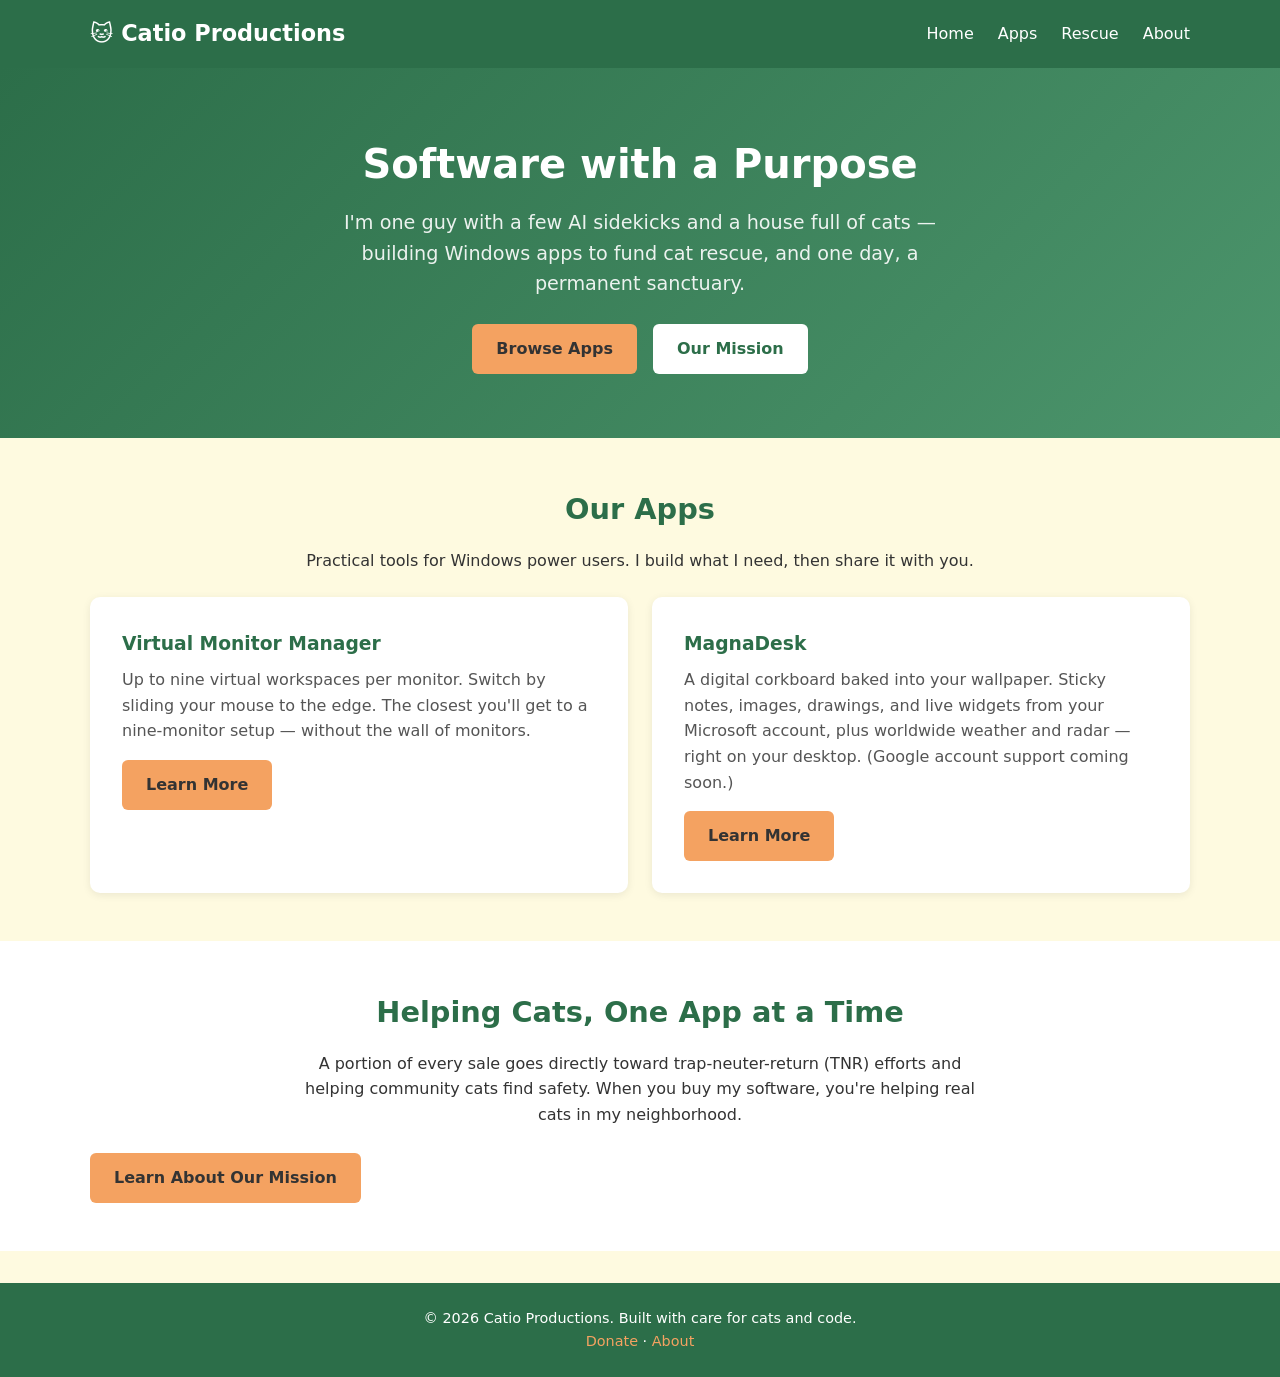
<file: index.html>
<!DOCTYPE html>
<html lang="en">
<head>
  <meta charset="UTF-8">
  <meta name="viewport" content="width=device-width, initial-scale=1.0">
  <title>Catio Productions — Windows Apps &amp; Cat Rescue</title>
  <link rel="stylesheet" href="css/style.css">
</head>
<body>

  <header class="site-header">
    <div class="container">
      <a href="/" class="logo">🐱 Catio Productions</a>
      <button class="nav-toggle" aria-label="Toggle navigation" onclick="document.querySelector('.site-nav').classList.toggle('open')">☰</button>
      <nav class="site-nav">
        <ul>
          <li><a href="/">Home</a></li>
          <li><a href="/apps/">Apps</a></li>
          <li><a href="/rescue/">Rescue</a></li>
          <li><a href="/about.html">About</a></li>
        </ul>
      </nav>
    </div>
  </header>

  <main>
    <section class="hero">
      <h1>Software with a Purpose</h1>
      <p>I'm one guy with a few AI sidekicks and a house full of cats — building Windows apps to fund cat rescue, and one day, a permanent sanctuary.</p>
      <div class="hero-buttons">
        <a href="/apps/" class="btn btn-primary">Browse Apps</a>
        <a href="/rescue/" class="btn btn-secondary">Our Mission</a>
      </div>
    </section>

    <section class="section">
      <div class="container">
        <h2>Our Apps</h2>
        <p>Practical tools for Windows power users. I build what I need, then share it with you.</p>
        <div class="card-grid">
          <div class="card">
            <h3>Virtual Monitor Manager</h3>
            <p>Up to nine virtual workspaces per monitor. Switch by sliding your mouse to the edge. The closest you'll get to a nine-monitor setup — without the wall of monitors.</p>
            <a href="/apps/virtual-monitor-manager.html" class="btn btn-primary">Learn More</a>
          </div>
          <div class="card">
            <h3>MagnaDesk</h3>
            <p>A digital corkboard baked into your wallpaper. Sticky notes, images, drawings, and live widgets from your Microsoft account, plus worldwide weather and radar — right on your desktop. (Google account support coming soon.)</p>
            <a href="/apps/magnadesk.html" class="btn btn-primary">Learn More</a>
          </div>
        </div>
      </div>
    </section>

    <section class="section" style="background: var(--color-white);">
      <div class="container">
        <h2>Helping Cats, One App at a Time</h2>
        <p>A portion of every sale goes directly toward trap-neuter-return (TNR) efforts and helping community cats find safety. When you buy my software, you're helping real cats in my neighborhood.</p>
        <br>
        <a href="/rescue/" class="btn btn-primary">Learn About Our Mission</a>
      </div>
    </section>
  </main>

  <footer class="site-footer">
    <div class="container">
      <p>&copy; 2026 Catio Productions. Built with care for cats and code.</p>
      <p><a href="/rescue/donate.html">Donate</a> · <a href="/about.html">About</a></p>
    </div>
  </footer>

</body>
</html>
</file>
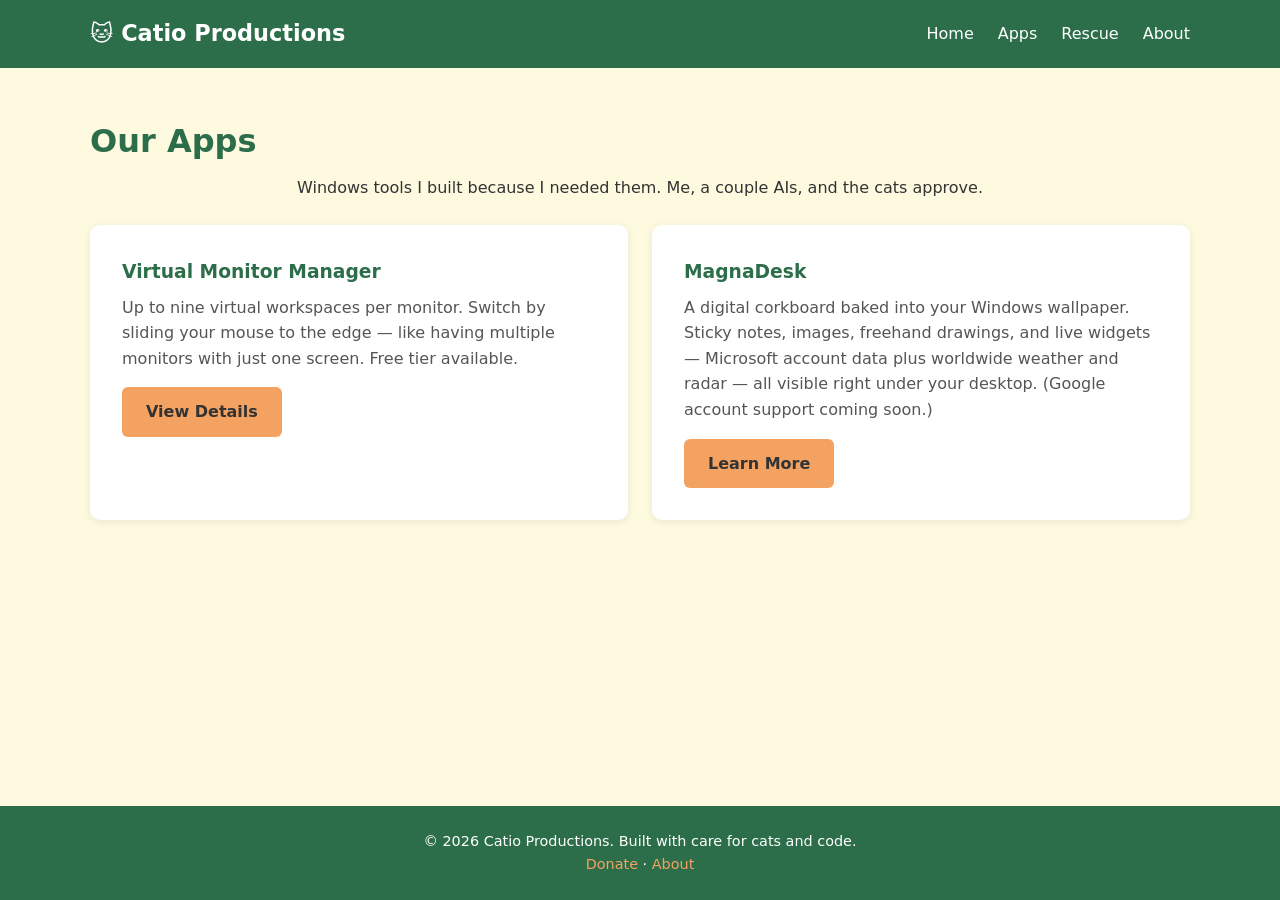
<file: apps/index.html>
<!DOCTYPE html>
<html lang="en">
<head>
  <meta charset="UTF-8">
  <meta name="viewport" content="width=device-width, initial-scale=1.0">
  <title>Apps — Catio Productions</title>
  <link rel="stylesheet" href="../css/style.css">
</head>
<body>

  <header class="site-header">
    <div class="container">
      <a href="/" class="logo">🐱 Catio Productions</a>
      <button class="nav-toggle" aria-label="Toggle navigation" onclick="document.querySelector('.site-nav').classList.toggle('open')">☰</button>
      <nav class="site-nav">
        <ul>
          <li><a href="/">Home</a></li>
          <li><a href="/apps/">Apps</a></li>
          <li><a href="/rescue/">Rescue</a></li>
          <li><a href="/about.html">About</a></li>
        </ul>
      </nav>
    </div>
  </header>

  <main>
    <section class="section">
      <div class="container">
        <h1 style="color: var(--color-primary); font-size: 2rem; margin-bottom: 0.5rem;">Our Apps</h1>
        <p>Windows tools I built because I needed them. Me, a couple AIs, and the cats approve.</p>
        <div class="card-grid">
          <div class="card">
            <h3>Virtual Monitor Manager</h3>
            <p>Up to nine virtual workspaces per monitor. Switch by sliding your mouse to the edge — like having multiple monitors with just one screen. Free tier available.</p>
            <a href="/apps/virtual-monitor-manager.html" class="btn btn-primary">View Details</a>
          </div>
          <div class="card">
            <h3>MagnaDesk</h3>
            <p>A digital corkboard baked into your Windows wallpaper. Sticky notes, images, freehand drawings, and live widgets — Microsoft account data plus worldwide weather and radar — all visible right under your desktop. (Google account support coming soon.)</p>
            <a href="/apps/magnadesk.html" class="btn btn-primary">Learn More</a>
          </div>
        </div>
      </div>
    </section>
  </main>

  <footer class="site-footer">
    <div class="container">
      <p>&copy; 2026 Catio Productions. Built with care for cats and code.</p>
      <p><a href="/rescue/donate.html">Donate</a> · <a href="/about.html">About</a></p>
    </div>
  </footer>

</body>
</html>
</file>
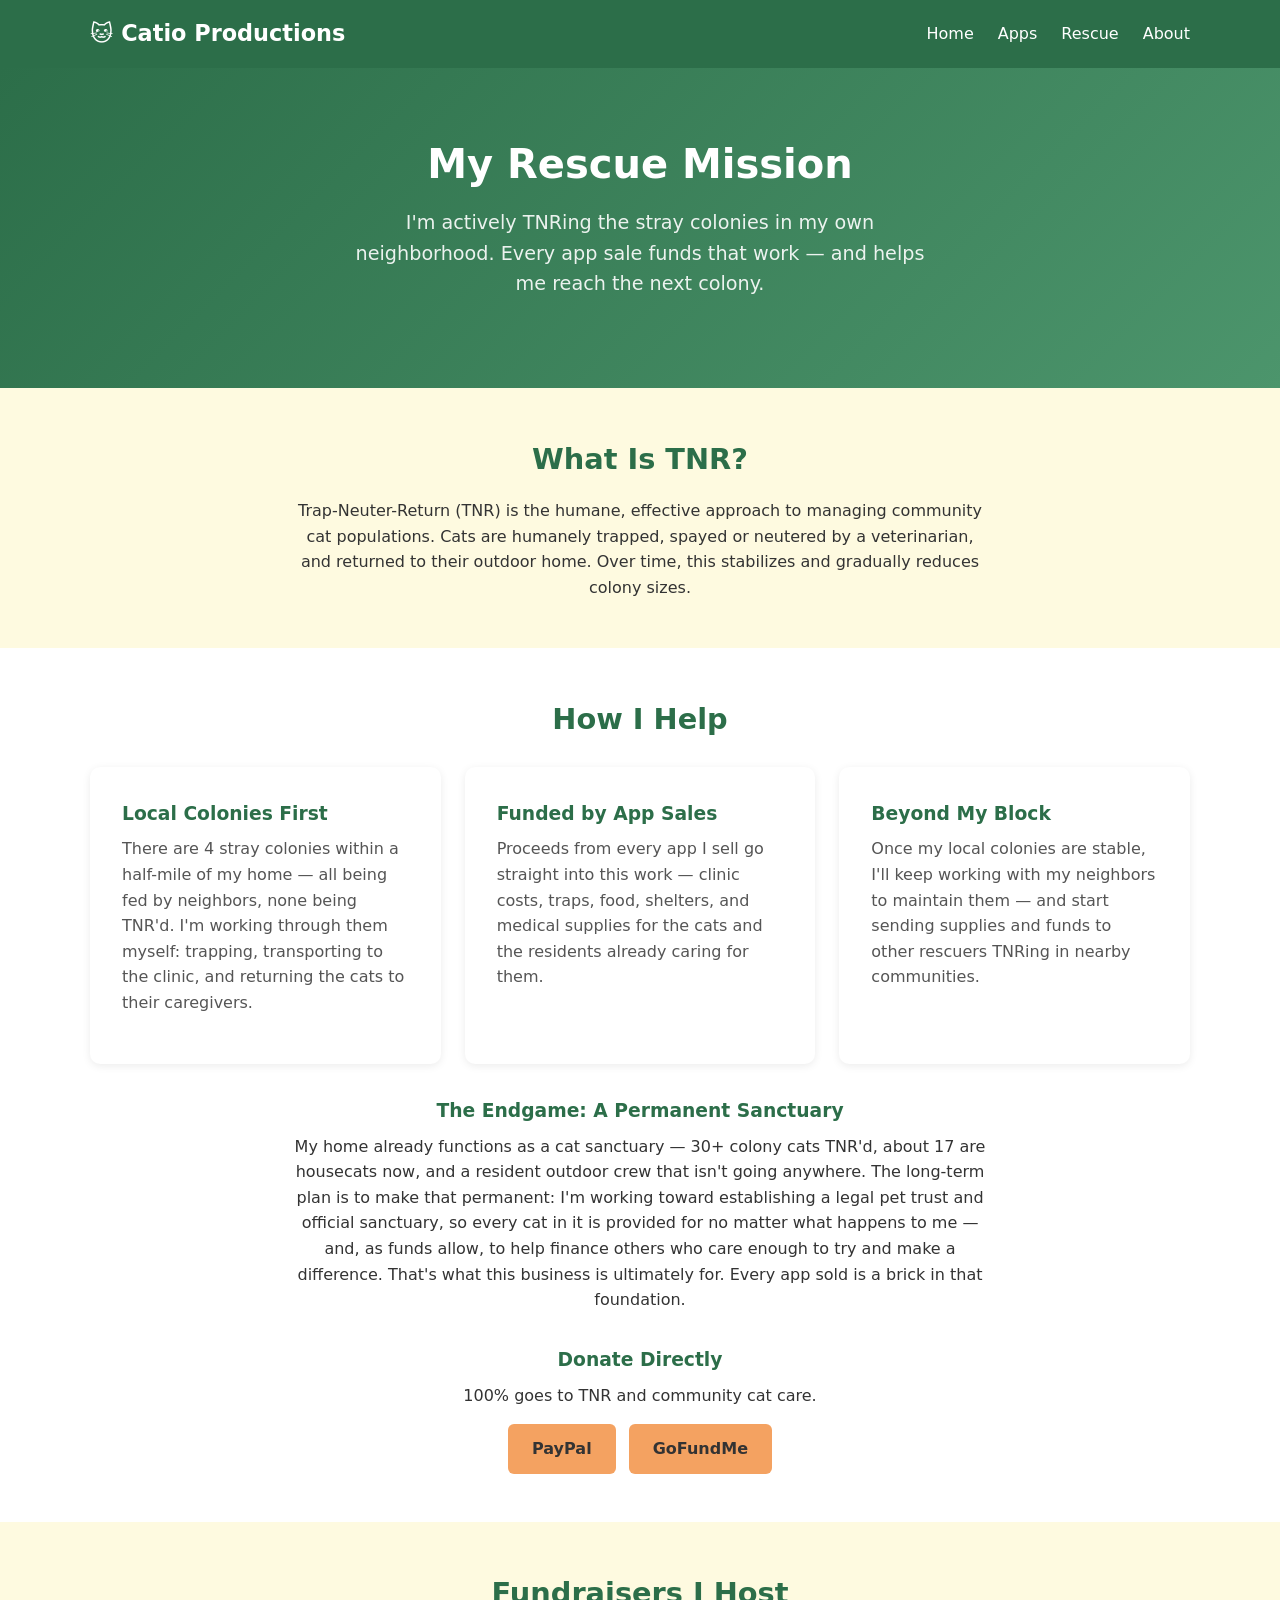
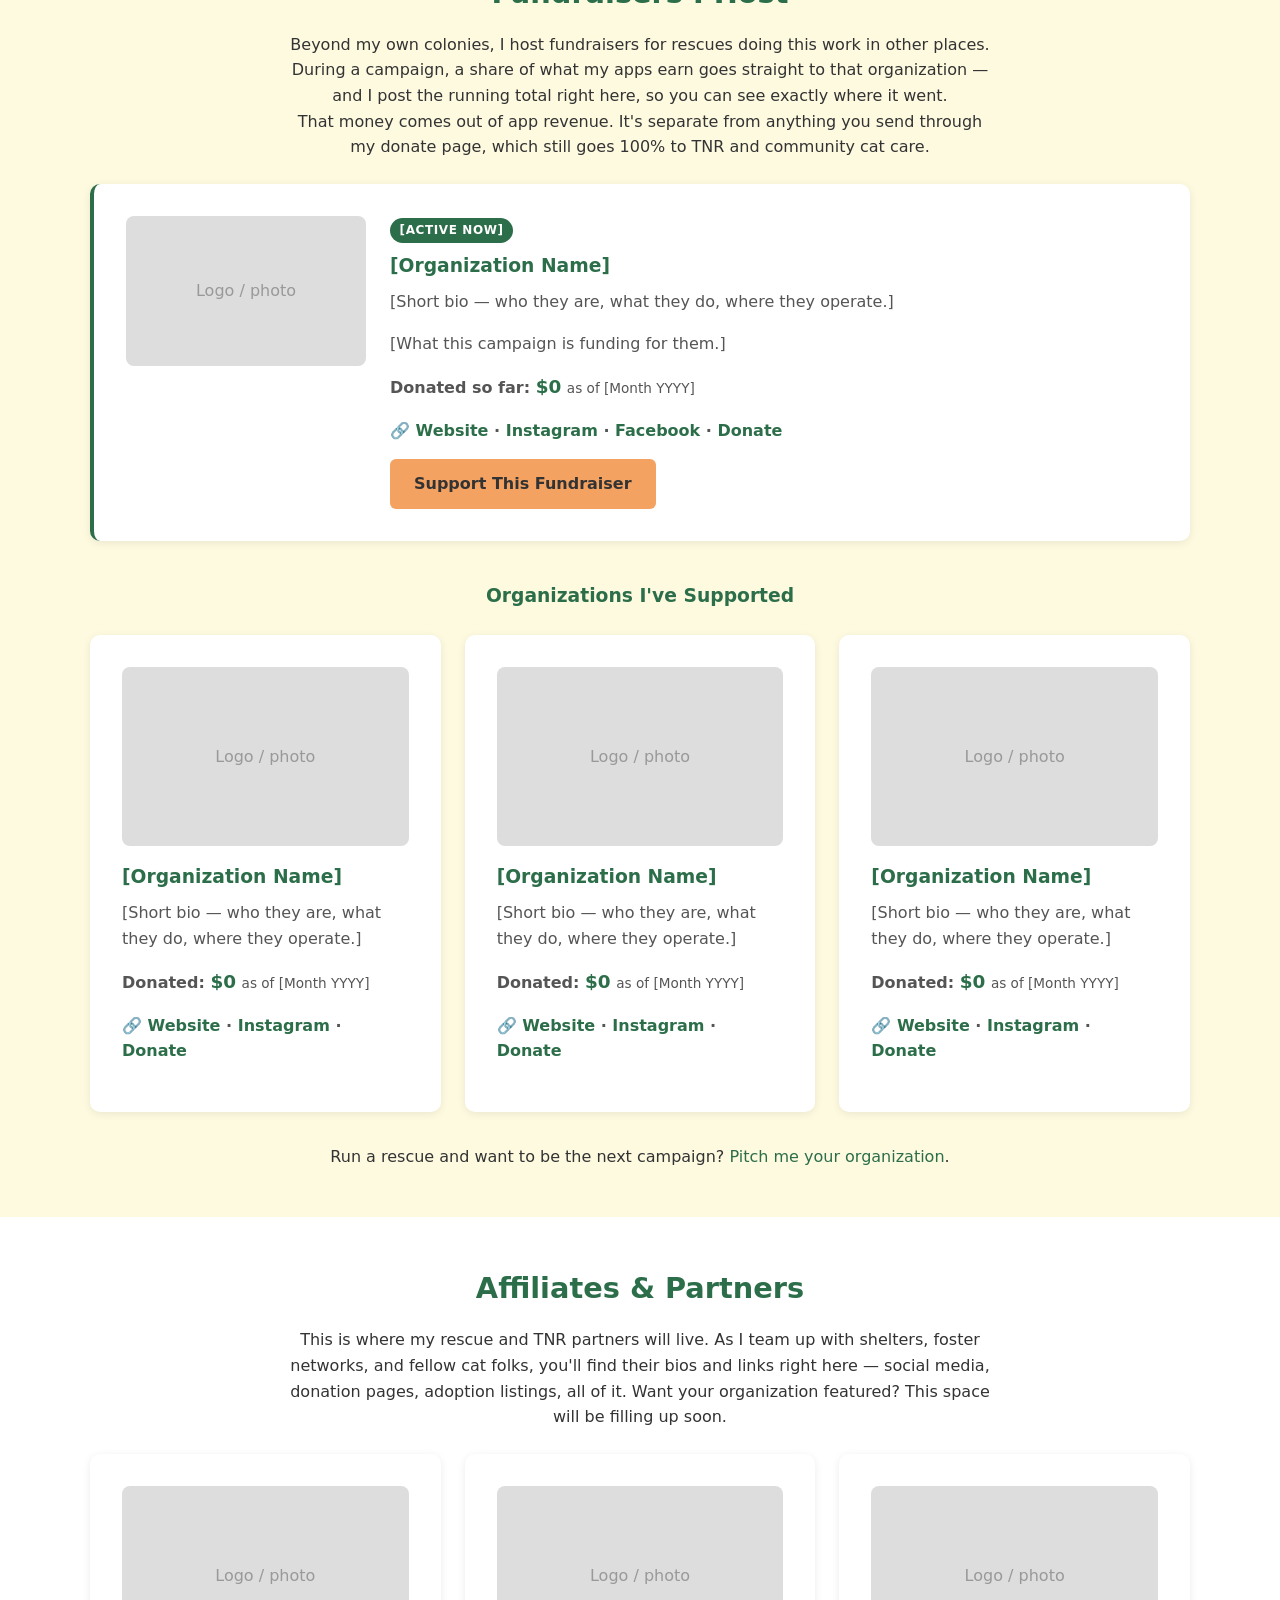
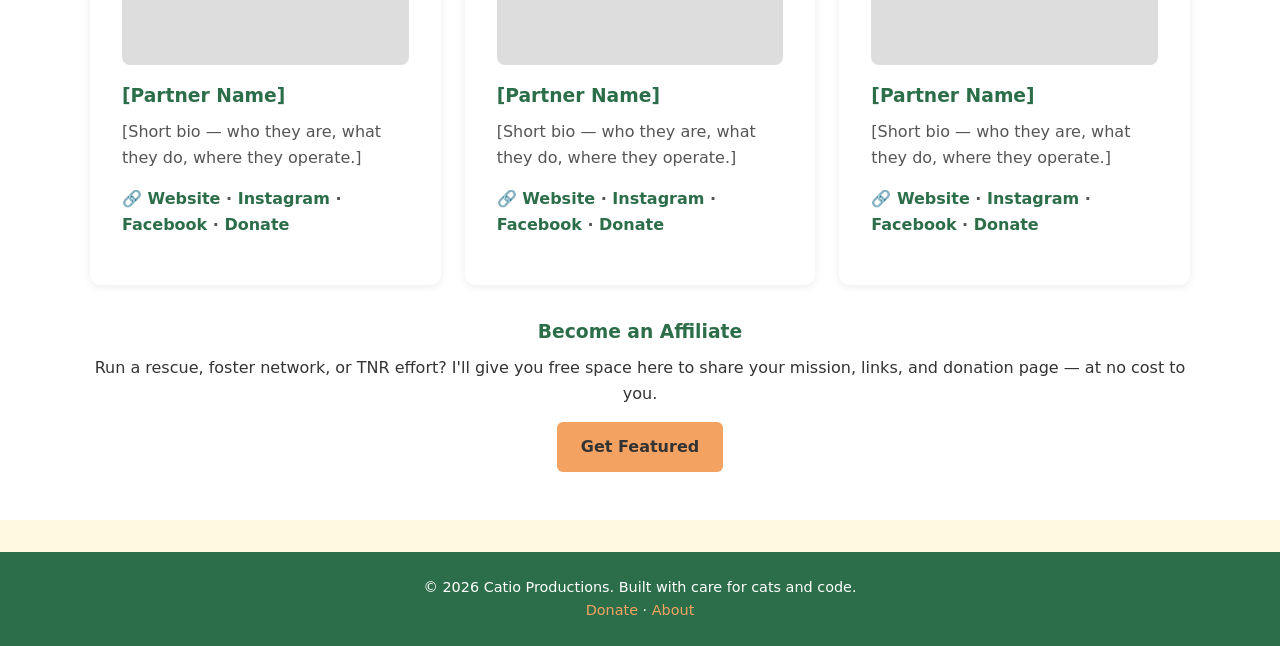
<file: rescue/index.html>
<!DOCTYPE html>
<html lang="en">
<head>
  <meta charset="UTF-8">
  <meta name="viewport" content="width=device-width, initial-scale=1.0">
  <title>Cat Rescue Mission — Catio Productions</title>
  <link rel="stylesheet" href="../css/style.css">
</head>
<body>

  <header class="site-header">
    <div class="container">
      <a href="/" class="logo">🐱 Catio Productions</a>
      <button class="nav-toggle" aria-label="Toggle navigation" onclick="document.querySelector('.site-nav').classList.toggle('open')">☰</button>
      <nav class="site-nav">
        <ul>
          <li><a href="/">Home</a></li>
          <li><a href="/apps/">Apps</a></li>
          <li><a href="/rescue/">Rescue</a></li>
          <li><a href="/about.html">About</a></li>
        </ul>
      </nav>
    </div>
  </header>

  <main>
    <section class="hero">
      <h1>My Rescue Mission</h1>
      <p>I'm actively TNRing the stray colonies in my own neighborhood. Every app sale funds that work — and helps me reach the next colony.</p>
    </section>

    <section class="section">
      <div class="container">
        <h2>What Is TNR?</h2>
        <p>Trap-Neuter-Return (TNR) is the humane, effective approach to managing community cat populations. Cats are humanely trapped, spayed or neutered by a veterinarian, and returned to their outdoor home. Over time, this stabilizes and gradually reduces colony sizes.</p>
      </div>
    </section>

    <section class="section" style="background: var(--color-white);">
      <div class="container">
        <h2>How I Help</h2>
        <div class="card-grid">
          <div class="card">
            <h3>Local Colonies First</h3>
            <p>There are 4 stray colonies within a half-mile of my home — all being fed by neighbors, none being TNR'd. I'm working through them myself: trapping, transporting to the clinic, and returning the cats to their caregivers.</p>
          </div>
          <div class="card">
            <h3>Funded by App Sales</h3>
            <p>Proceeds from every app I sell go straight into this work — clinic costs, traps, food, shelters, and medical supplies for the cats and the residents already caring for them.</p>
          </div>
          <div class="card">
            <h3>Beyond My Block</h3>
            <p>Once my local colonies are stable, I'll keep working with my neighbors to maintain them — and start sending supplies and funds to other rescuers TNRing in nearby communities.</p>
          </div>
        </div>
        <h3 style="color: var(--color-primary); text-align: center; margin-top: 2rem; margin-bottom: 0.5rem;">The Endgame: A Permanent Sanctuary</h3>
        <p>My home already functions as a cat sanctuary — 30+ colony cats TNR'd, about 17 are housecats now, and a resident outdoor crew that isn't going anywhere. The long-term plan is to make that permanent: I'm working toward establishing a legal pet trust and official sanctuary, so every cat in it is provided for no matter what happens to me — and, as funds allow, to help finance others who care enough to try and make a difference. That's what this business is ultimately for. Every app sold is a brick in that foundation.</p>
        <div style="margin-top: 2rem; text-align: center;">
          <h3 style="color: var(--color-primary); margin-bottom: 0.5rem;">Donate Directly</h3>
          <p style="margin-bottom: 1rem;">100% goes to TNR and community cat care.</p>
          <a href="https://paypal.me/catioproductions" class="btn btn-primary" style="margin: 0 0.25rem;">PayPal</a>
          <a href="https://gofund.me/921f2ff99" class="btn btn-primary" style="margin: 0 0.25rem;">GoFundMe</a>
        </div>
      </div>
    </section>

    <section class="section">
      <div class="container">
        <h2>Fundraisers I Host</h2>
        <p>Beyond my own colonies, I host fundraisers for rescues doing this work in other places. During a campaign, a share of what my apps earn goes straight to that organization — and I post the running total right here, so you can see exactly where it went.</p>
        <p>That money comes out of app revenue. It's separate from anything you send through my donate page, which still goes 100% to TNR and community cat care.</p>

        <div class="fundraiser-featured">
          <div class="affiliate-photo">Logo / photo</div>
          <div>
            <!-- Badge goes live only while a campaign is actually running -->
            <span class="fundraiser-badge">[Active now]</span>
            <h3>[Organization Name]</h3>
            <p>[Short bio — who they are, what they do, where they operate.]</p>
            <p>[What this campaign is funding for them.]</p>
            <p class="fundraiser-tally">Donated so far: <strong>$0</strong> <span>as of [Month YYYY]</span></p>
            <p class="affiliate-links">🔗 <a href="#">Website</a> · <a href="#">Instagram</a> · <a href="#">Facebook</a> · <a href="#">Donate</a></p>
            <a href="#" class="btn btn-primary">Support This Fundraiser</a>
          </div>
        </div>

        <h3 style="color: var(--color-primary); text-align: center; margin-top: 2.5rem; margin-bottom: 0.5rem;">Organizations I've Supported</h3>
        <div class="card-grid">
          <div class="card affiliate-card">
            <div class="affiliate-photo">Logo / photo</div>
            <h3>[Organization Name]</h3>
            <p>[Short bio — who they are, what they do, where they operate.]</p>
            <p class="fundraiser-tally">Donated: <strong>$0</strong> <span>as of [Month YYYY]</span></p>
            <p class="affiliate-links">🔗 <a href="#">Website</a> · <a href="#">Instagram</a> · <a href="#">Donate</a></p>
          </div>
          <div class="card affiliate-card">
            <div class="affiliate-photo">Logo / photo</div>
            <h3>[Organization Name]</h3>
            <p>[Short bio — who they are, what they do, where they operate.]</p>
            <p class="fundraiser-tally">Donated: <strong>$0</strong> <span>as of [Month YYYY]</span></p>
            <p class="affiliate-links">🔗 <a href="#">Website</a> · <a href="#">Instagram</a> · <a href="#">Donate</a></p>
          </div>
          <div class="card affiliate-card">
            <div class="affiliate-photo">Logo / photo</div>
            <h3>[Organization Name]</h3>
            <p>[Short bio — who they are, what they do, where they operate.]</p>
            <p class="fundraiser-tally">Donated: <strong>$0</strong> <span>as of [Month YYYY]</span></p>
            <p class="affiliate-links">🔗 <a href="#">Website</a> · <a href="#">Instagram</a> · <a href="#">Donate</a></p>
          </div>
        </div>
        <p style="margin-top: 2rem;">Run a rescue and want to be the next campaign? <a href="mailto:catio.productions@outlook.com?subject=Fundraiser%20Campaign">Pitch me your organization</a>.</p>
      </div>
    </section>

    <section class="section" style="background: var(--color-white);">
      <div class="container">
        <h2>Affiliates &amp; Partners</h2>
        <p>This is where my rescue and TNR partners will live. As I team up with shelters, foster networks, and fellow cat folks, you'll find their bios and links right here — social media, donation pages, adoption listings, all of it. Want your organization featured? This space will be filling up soon.</p>
        <div class="card-grid">
          <div class="card affiliate-card">
            <div class="affiliate-photo">Logo / photo</div>
            <h3>[Partner Name]</h3>
            <p>[Short bio — who they are, what they do, where they operate.]</p>
            <p class="affiliate-links">🔗 <a href="#">Website</a> · <a href="#">Instagram</a> · <a href="#">Facebook</a> · <a href="#">Donate</a></p>
          </div>
          <div class="card affiliate-card">
            <div class="affiliate-photo">Logo / photo</div>
            <h3>[Partner Name]</h3>
            <p>[Short bio — who they are, what they do, where they operate.]</p>
            <p class="affiliate-links">🔗 <a href="#">Website</a> · <a href="#">Instagram</a> · <a href="#">Facebook</a> · <a href="#">Donate</a></p>
          </div>
          <div class="card affiliate-card">
            <div class="affiliate-photo">Logo / photo</div>
            <h3>[Partner Name]</h3>
            <p>[Short bio — who they are, what they do, where they operate.]</p>
            <p class="affiliate-links">🔗 <a href="#">Website</a> · <a href="#">Instagram</a> · <a href="#">Facebook</a> · <a href="#">Donate</a></p>
          </div>
        </div>
        <div style="margin-top: 2rem; text-align: center;">
          <h3 style="color: var(--color-primary); margin-bottom: 0.5rem;">Become an Affiliate</h3>
          <p style="margin-bottom: 1rem;">Run a rescue, foster network, or TNR effort? I'll give you free space here to share your mission, links, and donation page — at no cost to you.</p>
          <a href="mailto:catio.productions@outlook.com?subject=Affiliate%20Partnership" class="btn btn-primary">Get Featured</a>
        </div>
      </div>
    </section>
  </main>

  <footer class="site-footer">
    <div class="container">
      <p>&copy; 2026 Catio Productions. Built with care for cats and code.</p>
      <p><a href="/rescue/donate.html">Donate</a> · <a href="/about.html">About</a></p>
    </div>
  </footer>

</body>
</html>
</file>
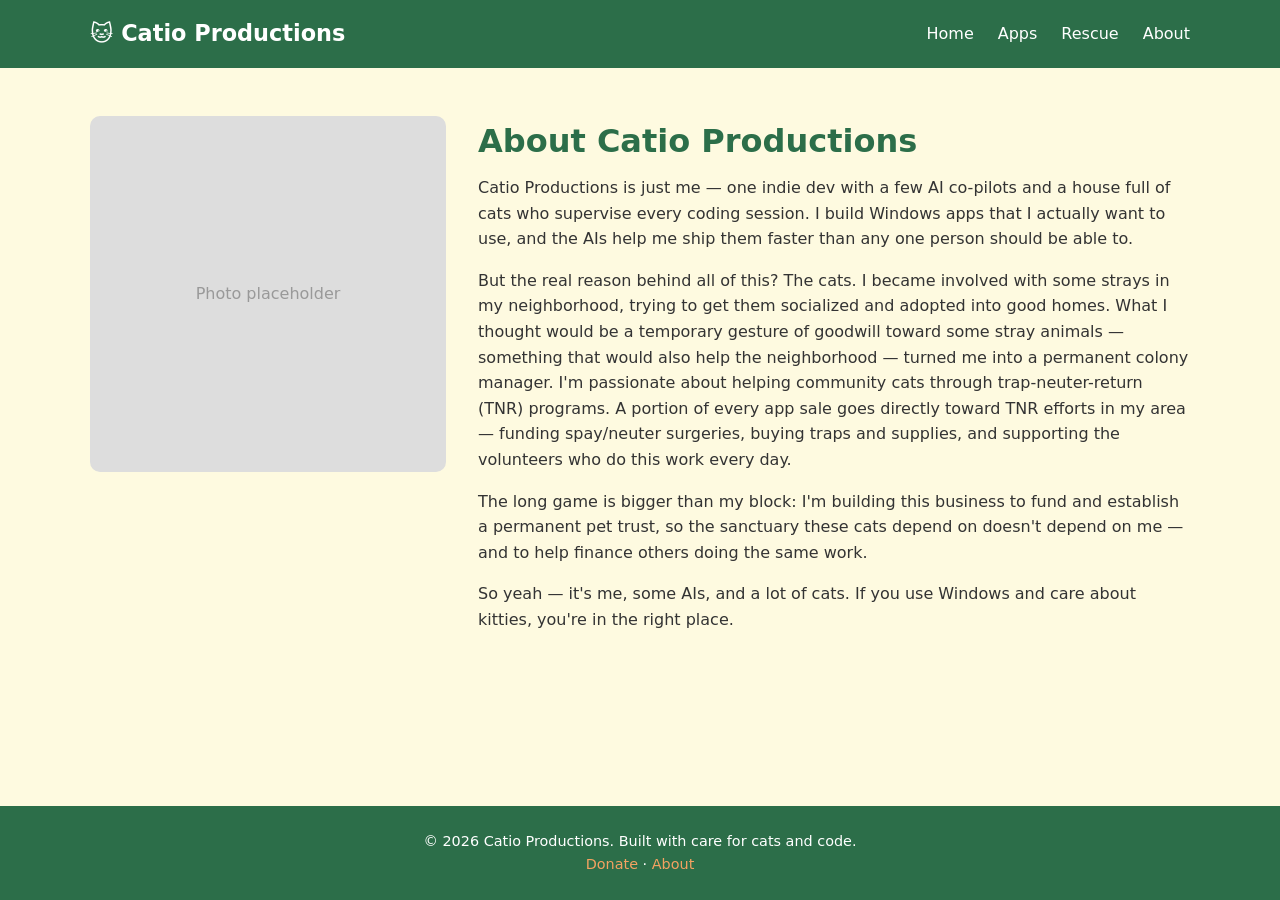
<file: about.html>
<!DOCTYPE html>
<html lang="en">
<head>
  <meta charset="UTF-8">
  <meta name="viewport" content="width=device-width, initial-scale=1.0">
  <title>About — Catio Productions</title>
  <link rel="stylesheet" href="css/style.css">
</head>
<body>

  <header class="site-header">
    <div class="container">
      <a href="/" class="logo">🐱 Catio Productions</a>
      <button class="nav-toggle" aria-label="Toggle navigation" onclick="document.querySelector('.site-nav').classList.toggle('open')">☰</button>
      <nav class="site-nav">
        <ul>
          <li><a href="/">Home</a></li>
          <li><a href="/apps/">Apps</a></li>
          <li><a href="/rescue/">Rescue</a></li>
          <li><a href="/about.html">About</a></li>
        </ul>
      </nav>
    </div>
  </header>

  <main>
    <section class="section">
      <div class="container">
        <div class="about-content">
          <div class="about-photo">Photo placeholder</div>
          <div>
            <h1 style="color: var(--color-primary); font-size: 2rem; margin-bottom: 0.5rem;">About Catio Productions</h1>
            <p>Catio Productions is just me — one indie dev with a few AI co-pilots and a house full of cats who supervise every coding session. I build Windows apps that I actually want to use, and the AIs help me ship them faster than any one person should be able to.</p>
            <p style="margin-top: 1rem;">But the real reason behind all of this? The cats. I became involved with some strays in my neighborhood, trying to get them socialized and adopted into good homes. What I thought would be a temporary gesture of goodwill toward some stray animals — something that would also help the neighborhood — turned me into a permanent colony manager. I'm passionate about helping community cats through trap-neuter-return (TNR) programs. A portion of every app sale goes directly toward TNR efforts in my area — funding spay/neuter surgeries, buying traps and supplies, and supporting the volunteers who do this work every day.</p>
            <p style="margin-top: 1rem;">The long game is bigger than my block: I'm building this business to fund and establish a permanent pet trust, so the sanctuary these cats depend on doesn't depend on me — and to help finance others doing the same work.</p>
            <p style="margin-top: 1rem;">So yeah — it's me, some AIs, and a lot of cats. If you use Windows and care about kitties, you're in the right place.</p>
          </div>
        </div>
      </div>
    </section>
  </main>

  <footer class="site-footer">
    <div class="container">
      <p>&copy; 2026 Catio Productions. Built with care for cats and code.</p>
      <p><a href="/rescue/donate.html">Donate</a> · <a href="/about.html">About</a></p>
    </div>
  </footer>

</body>
</html>
</file>
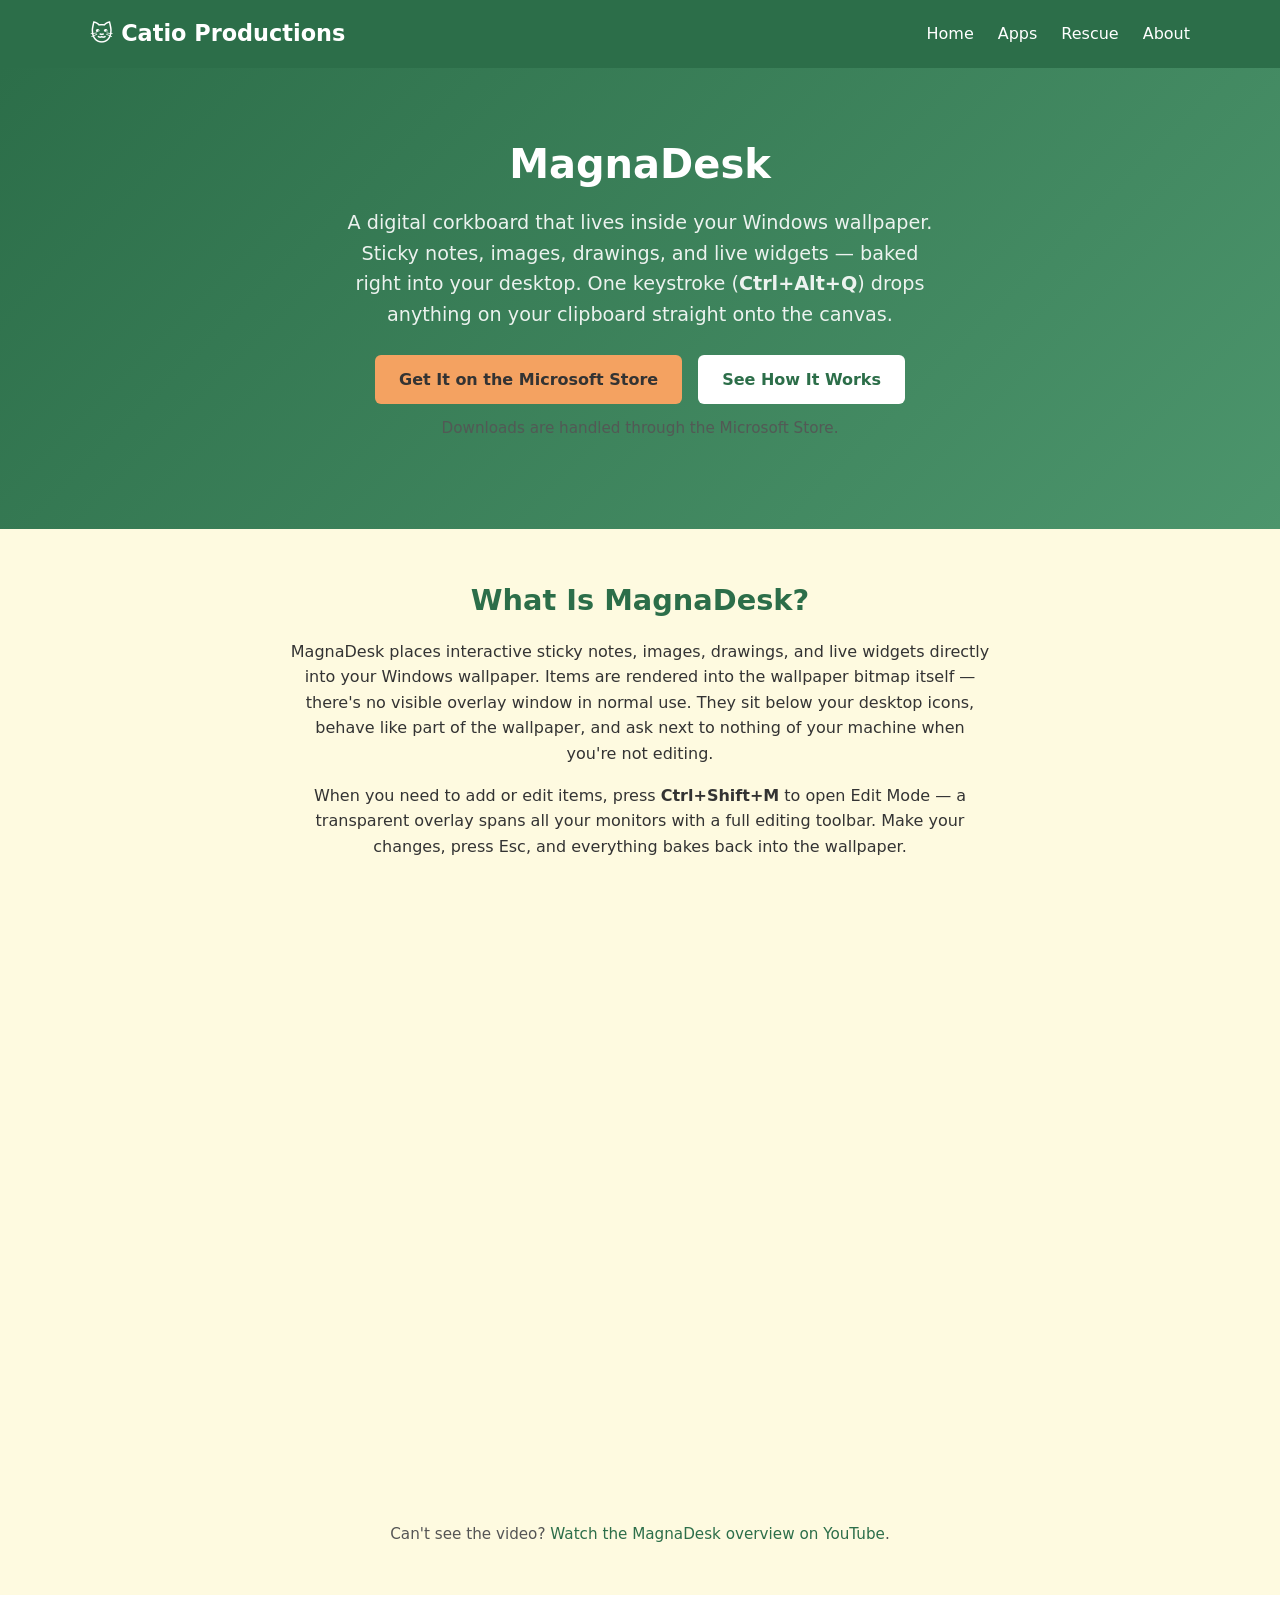
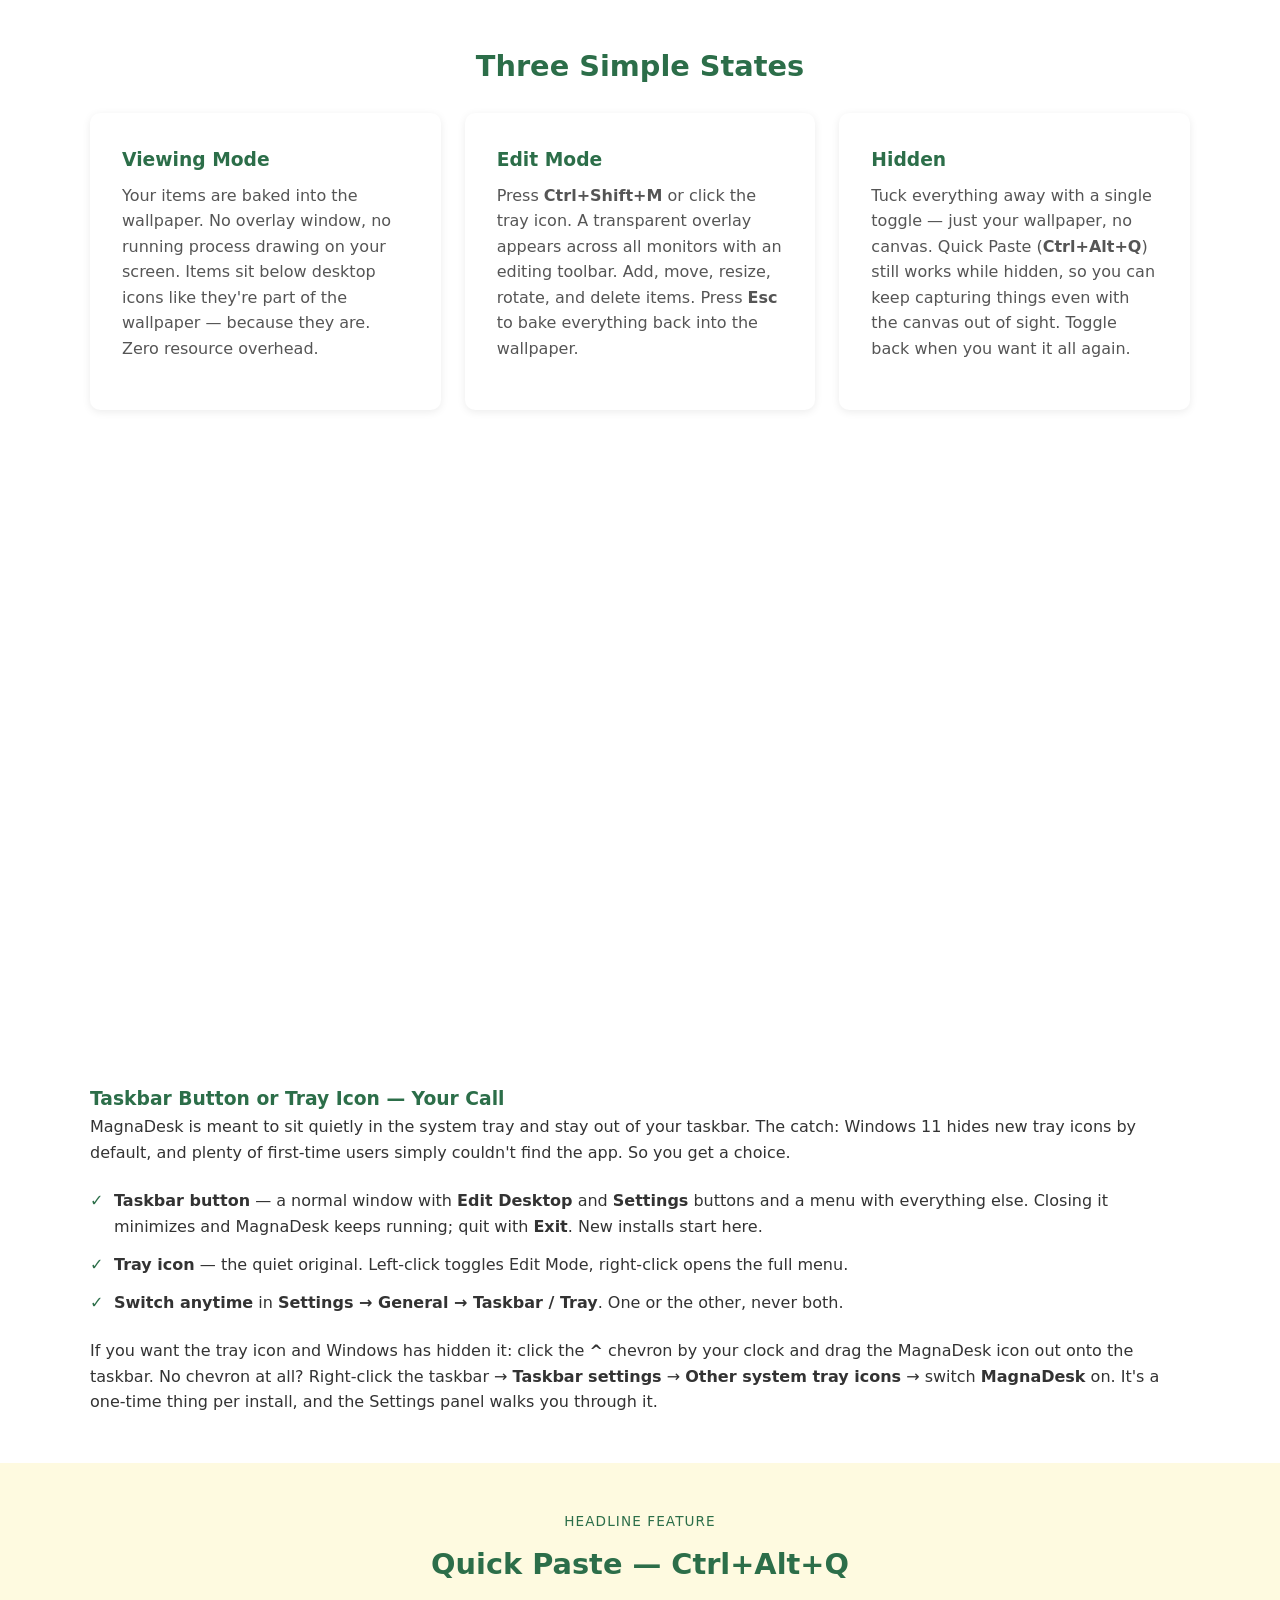
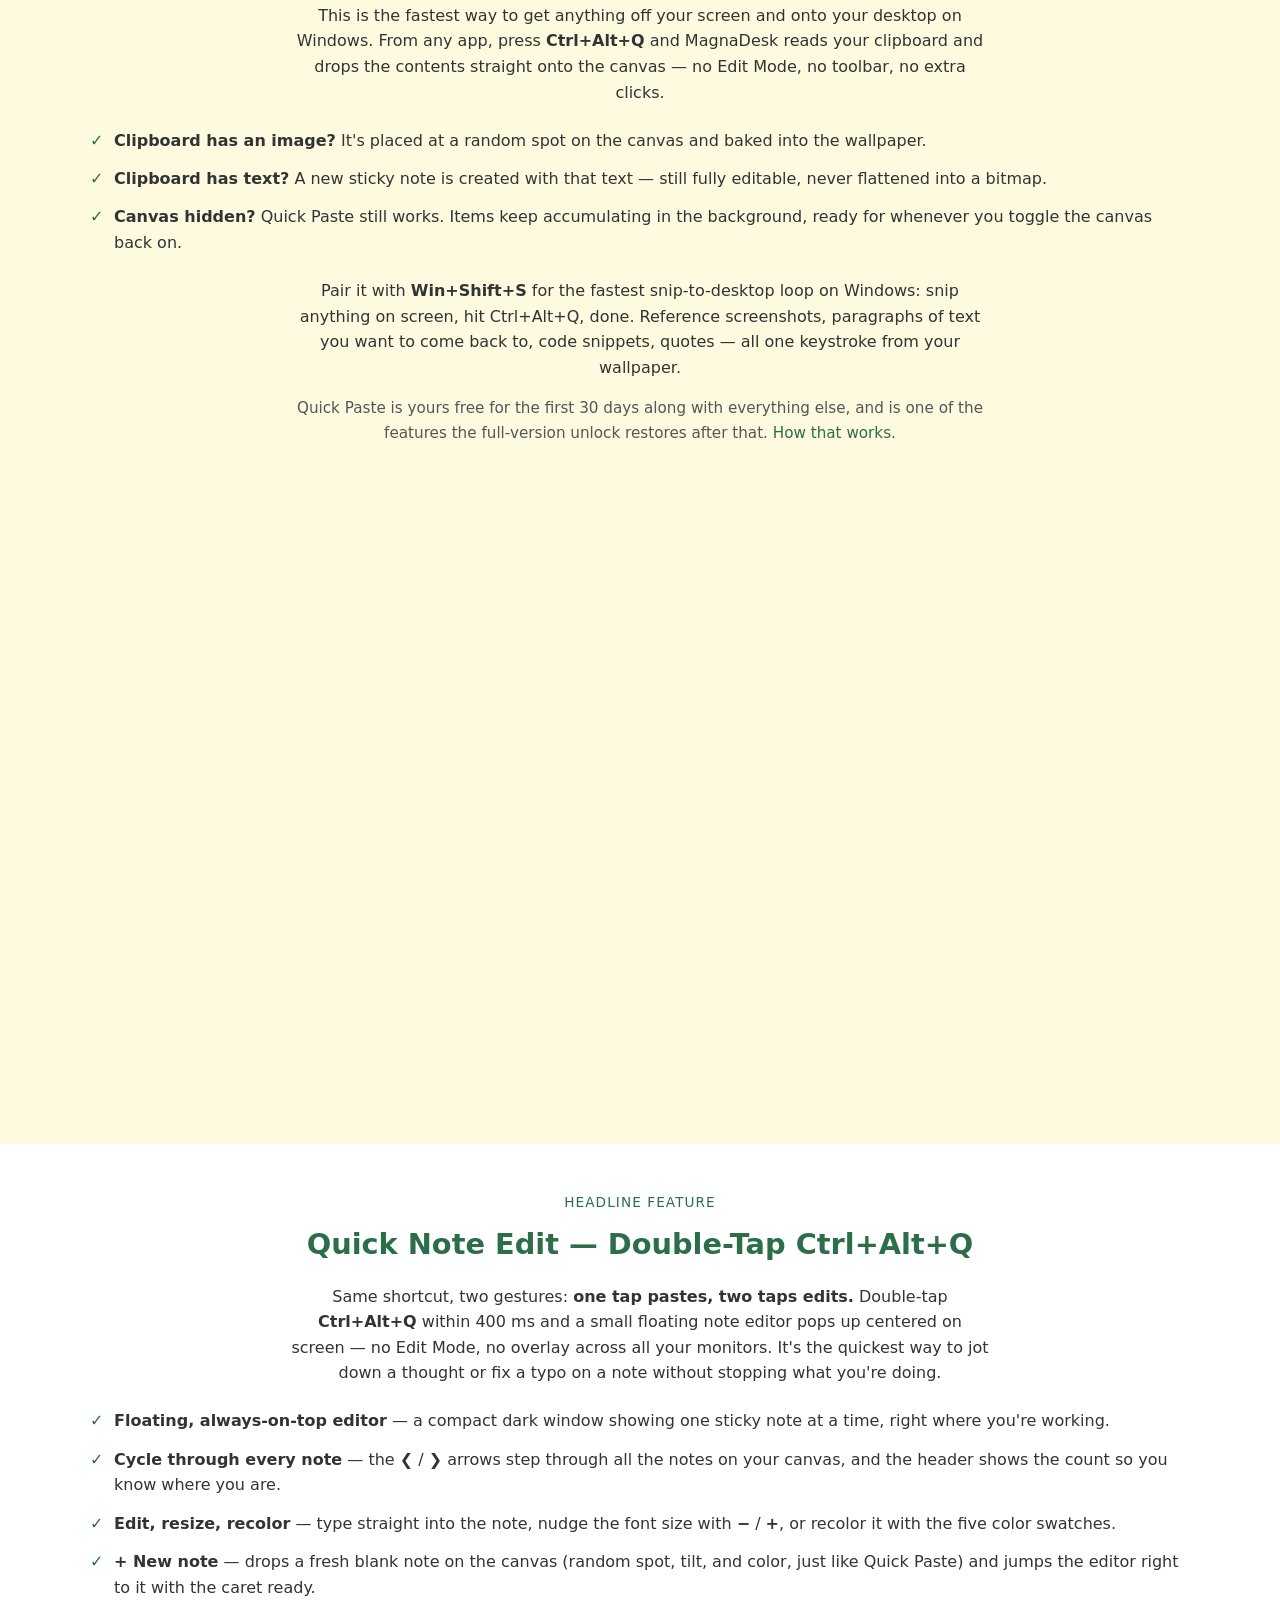
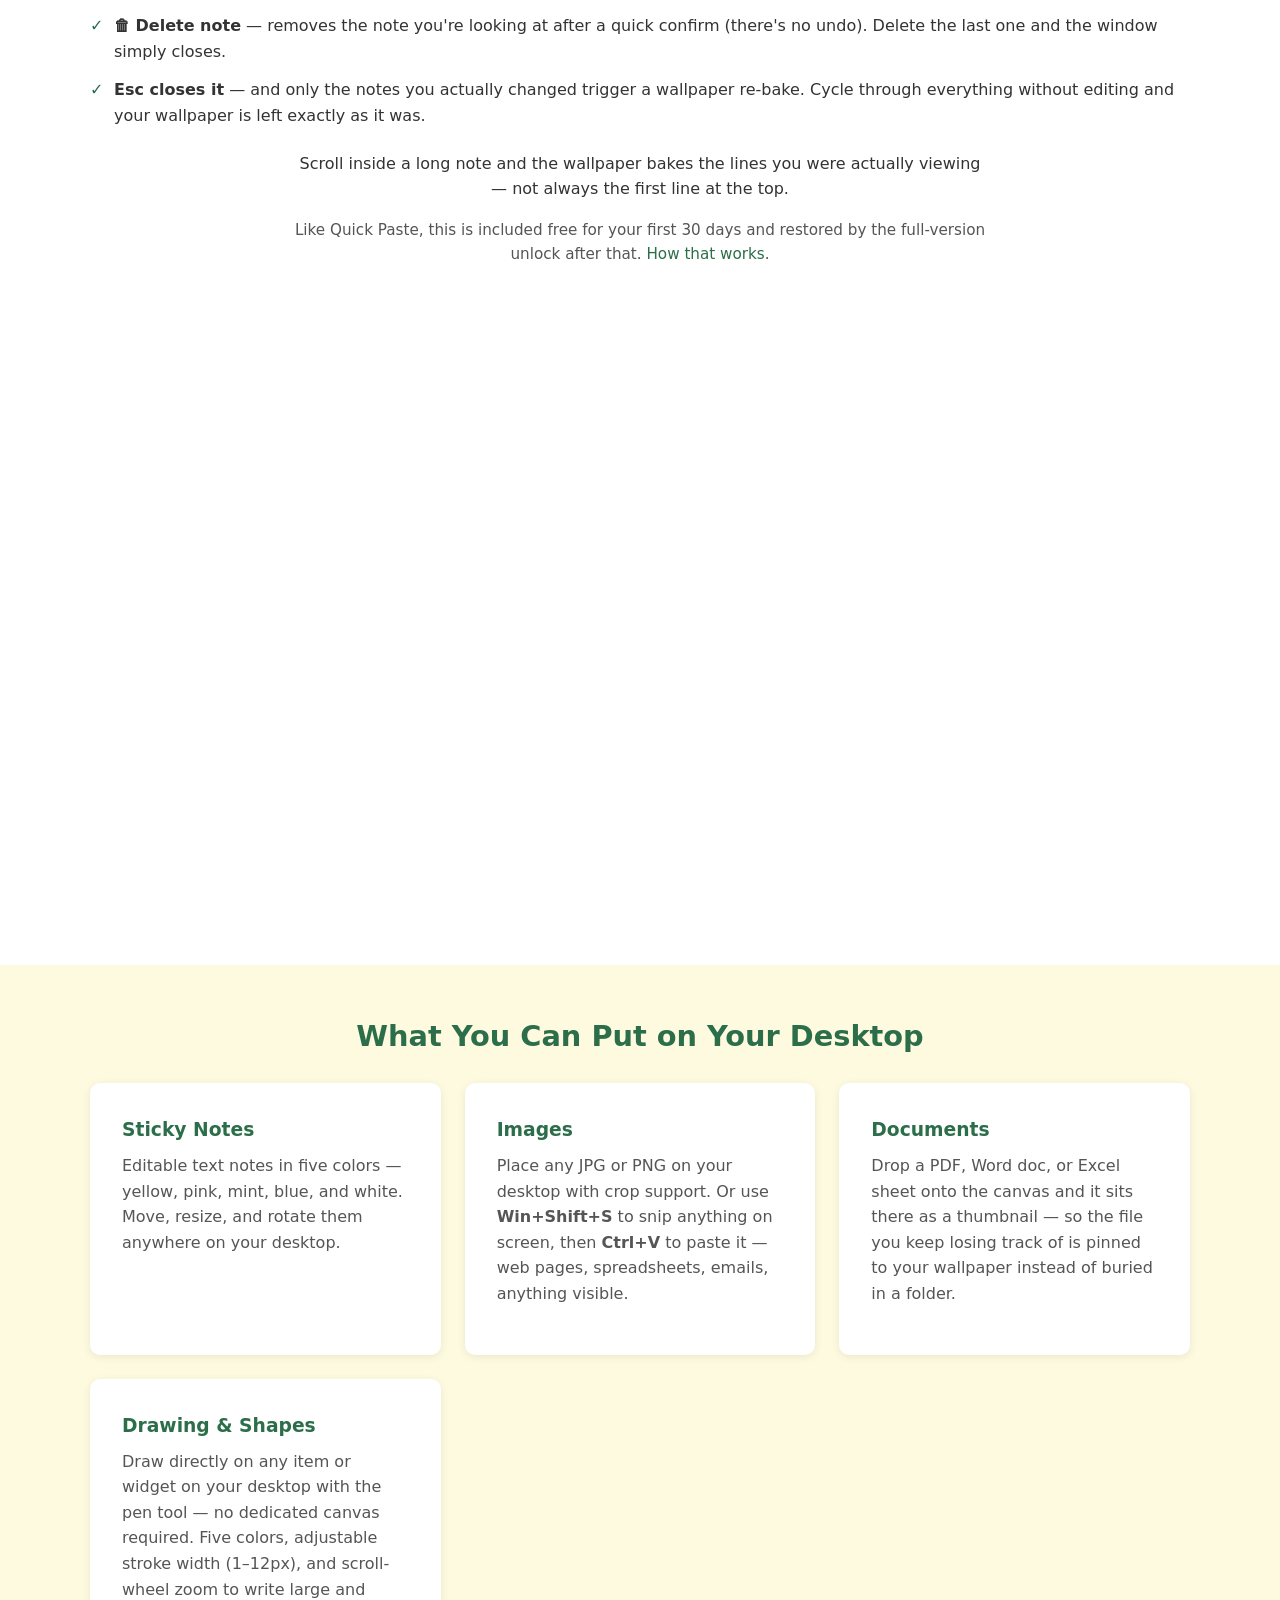
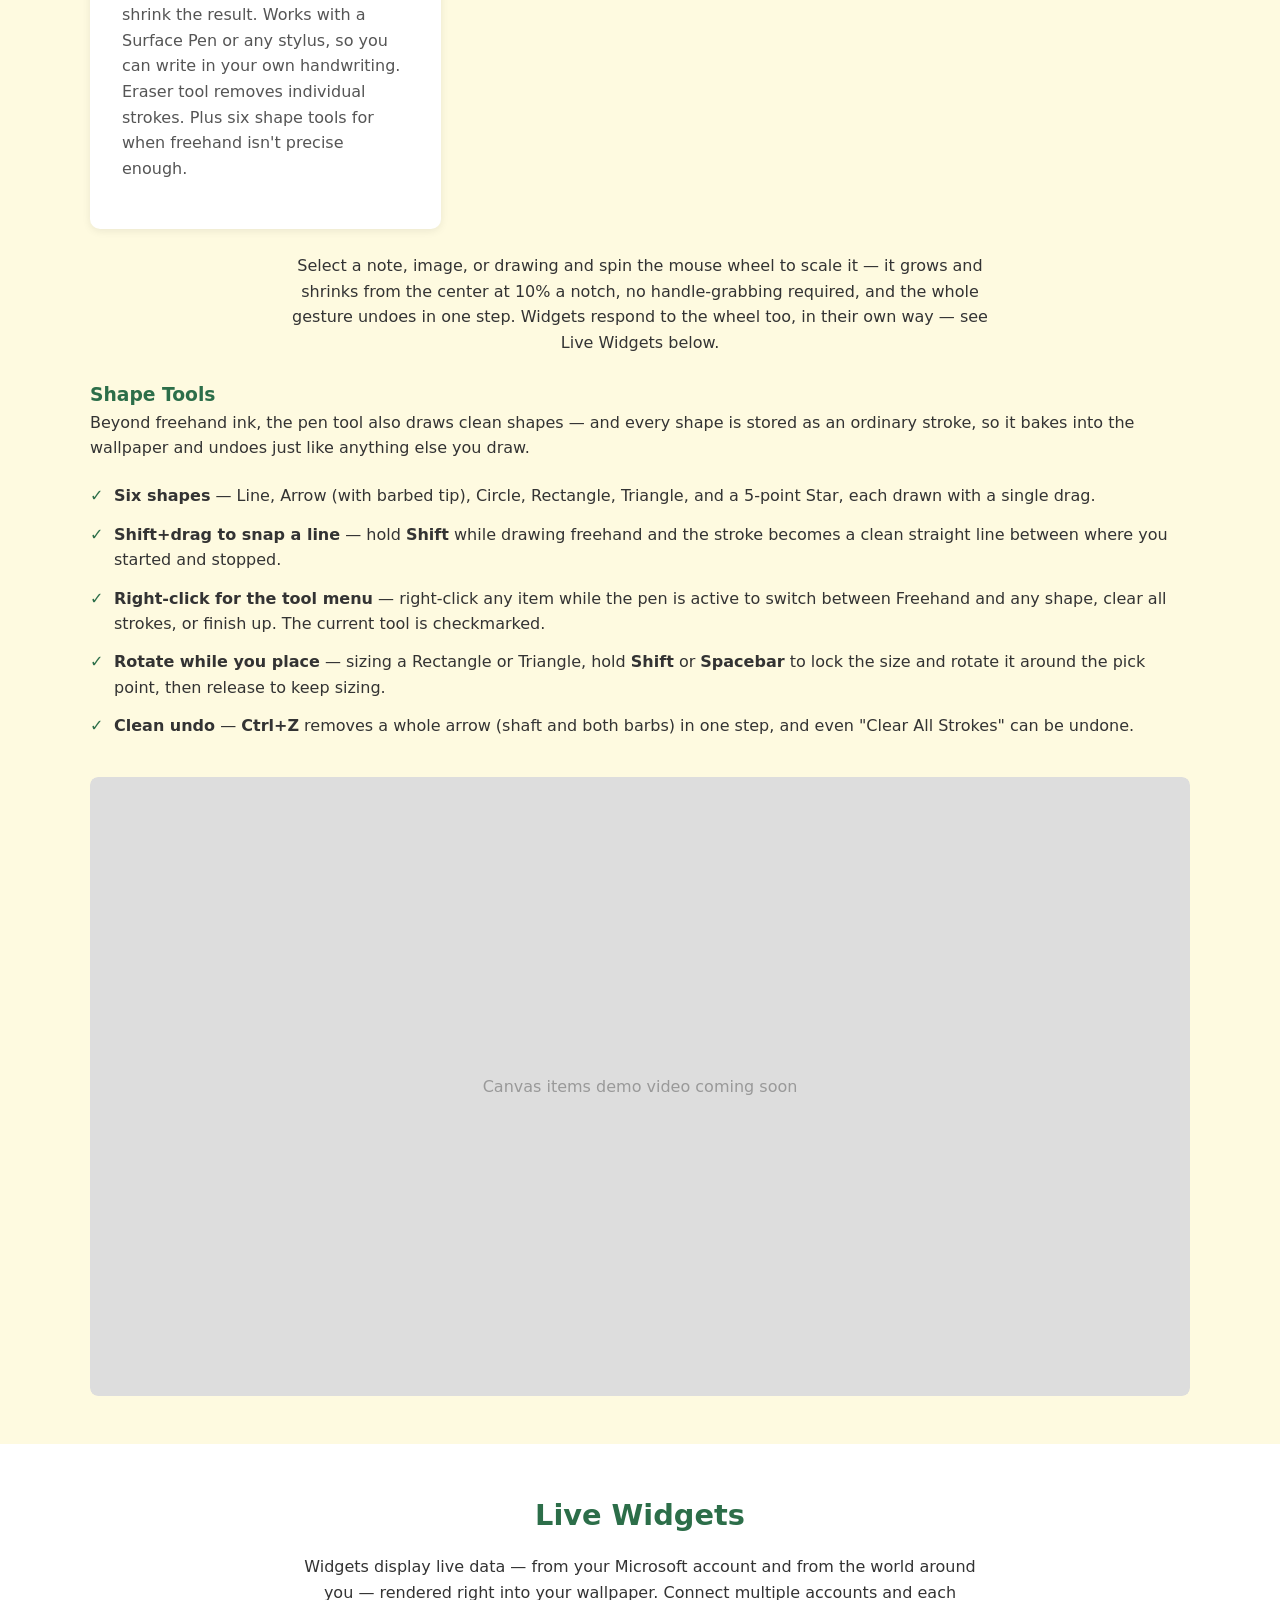
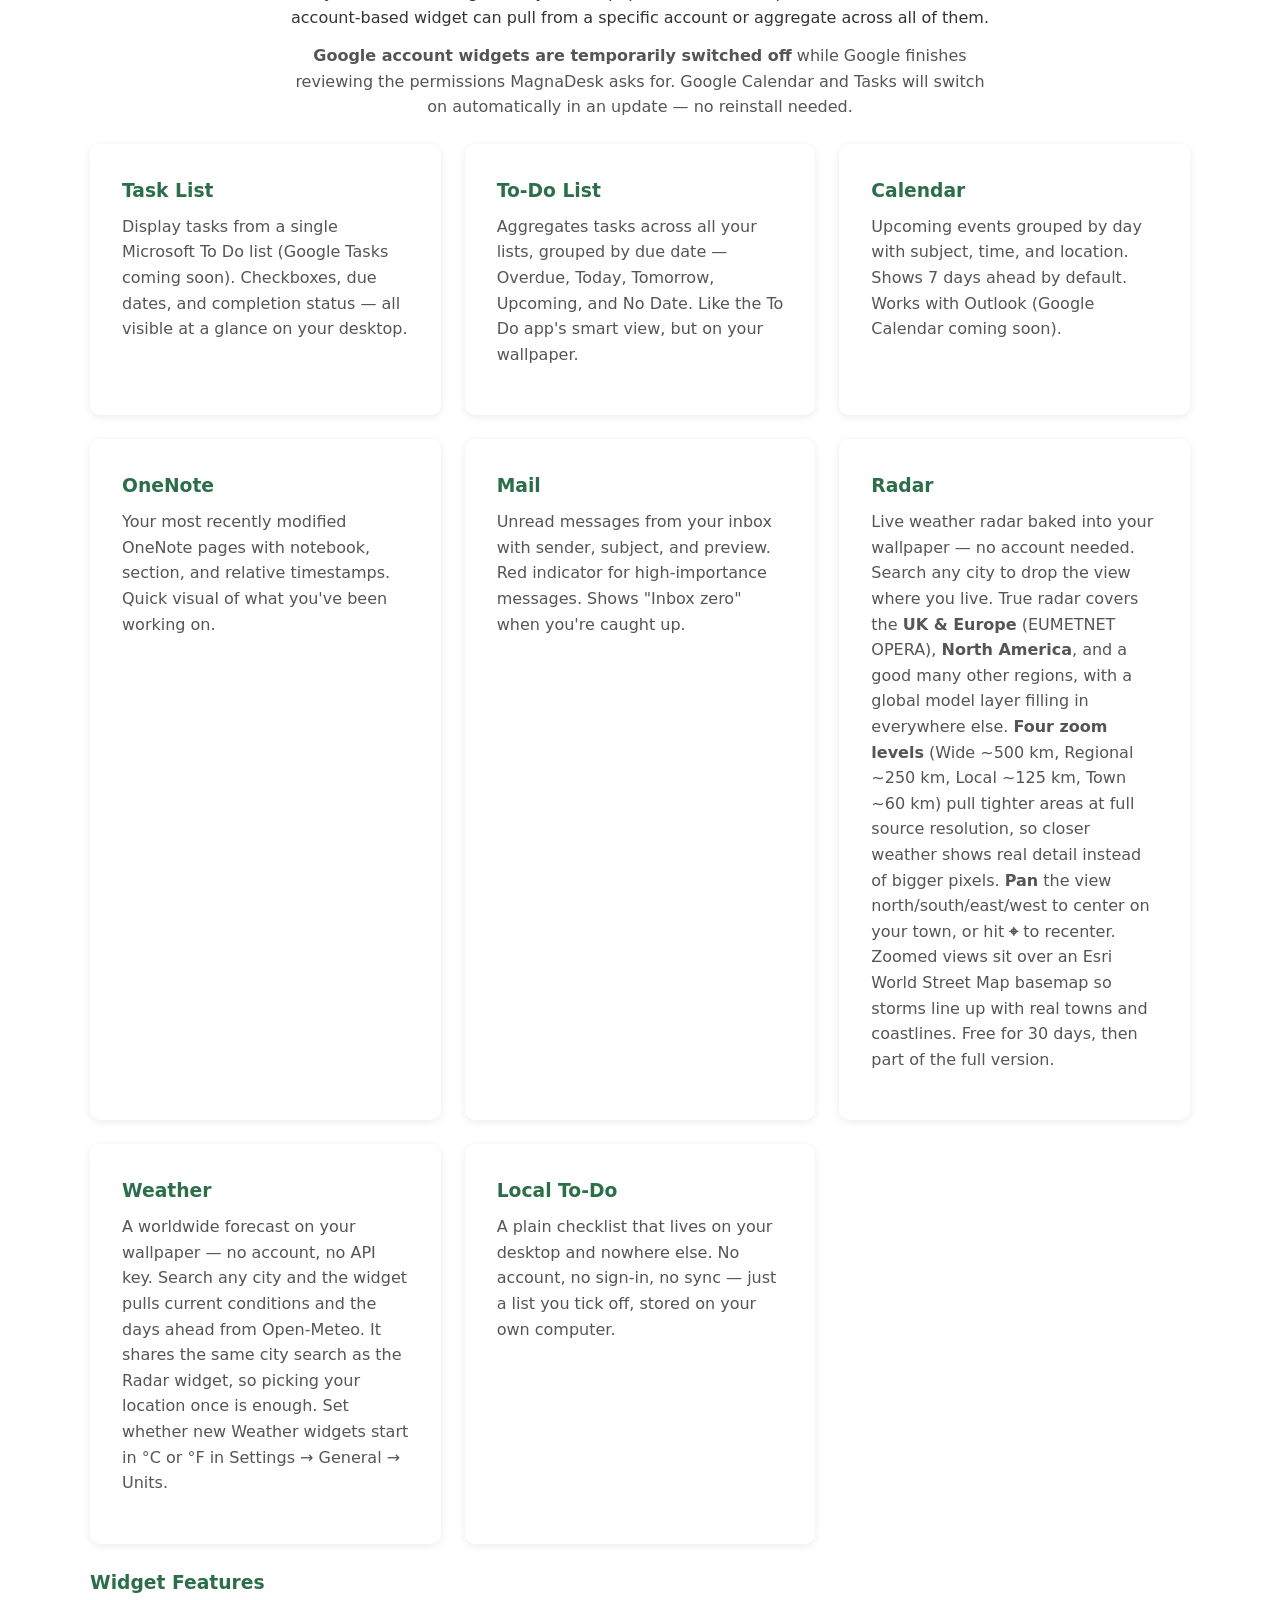
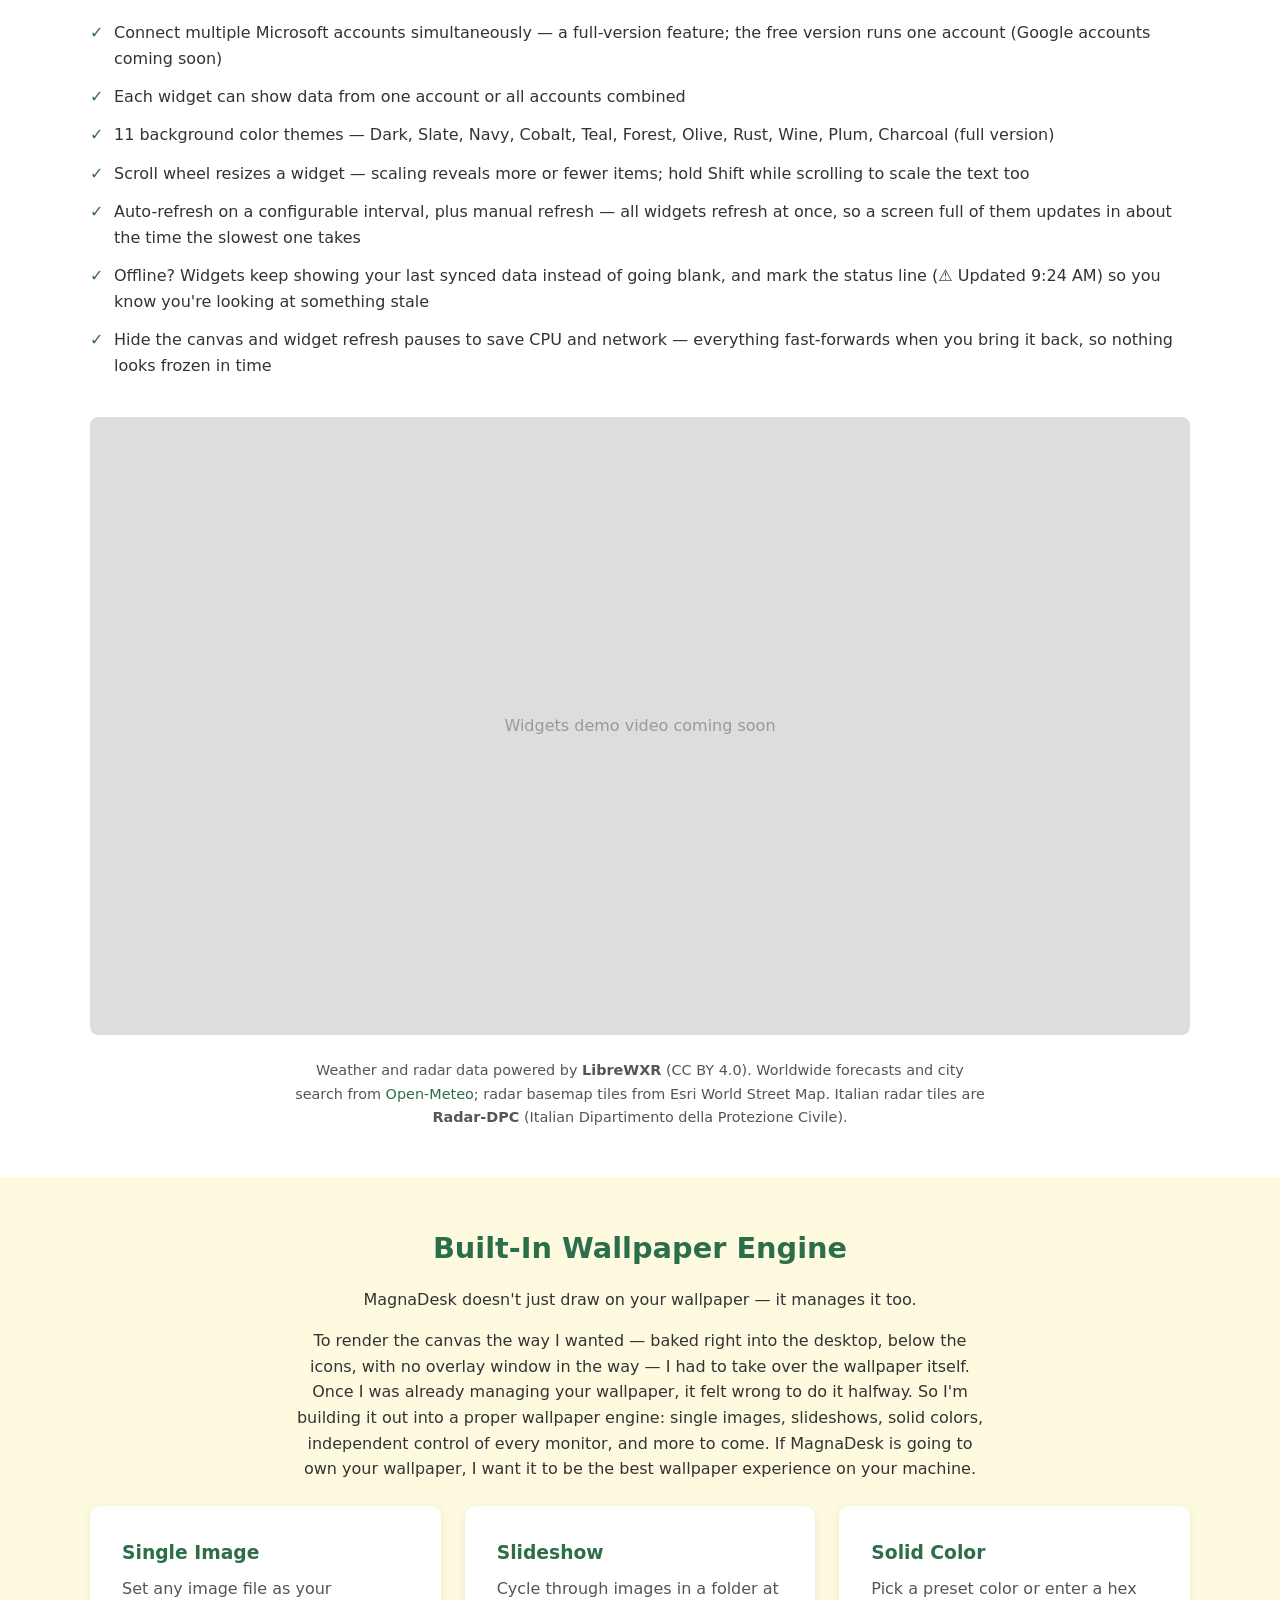
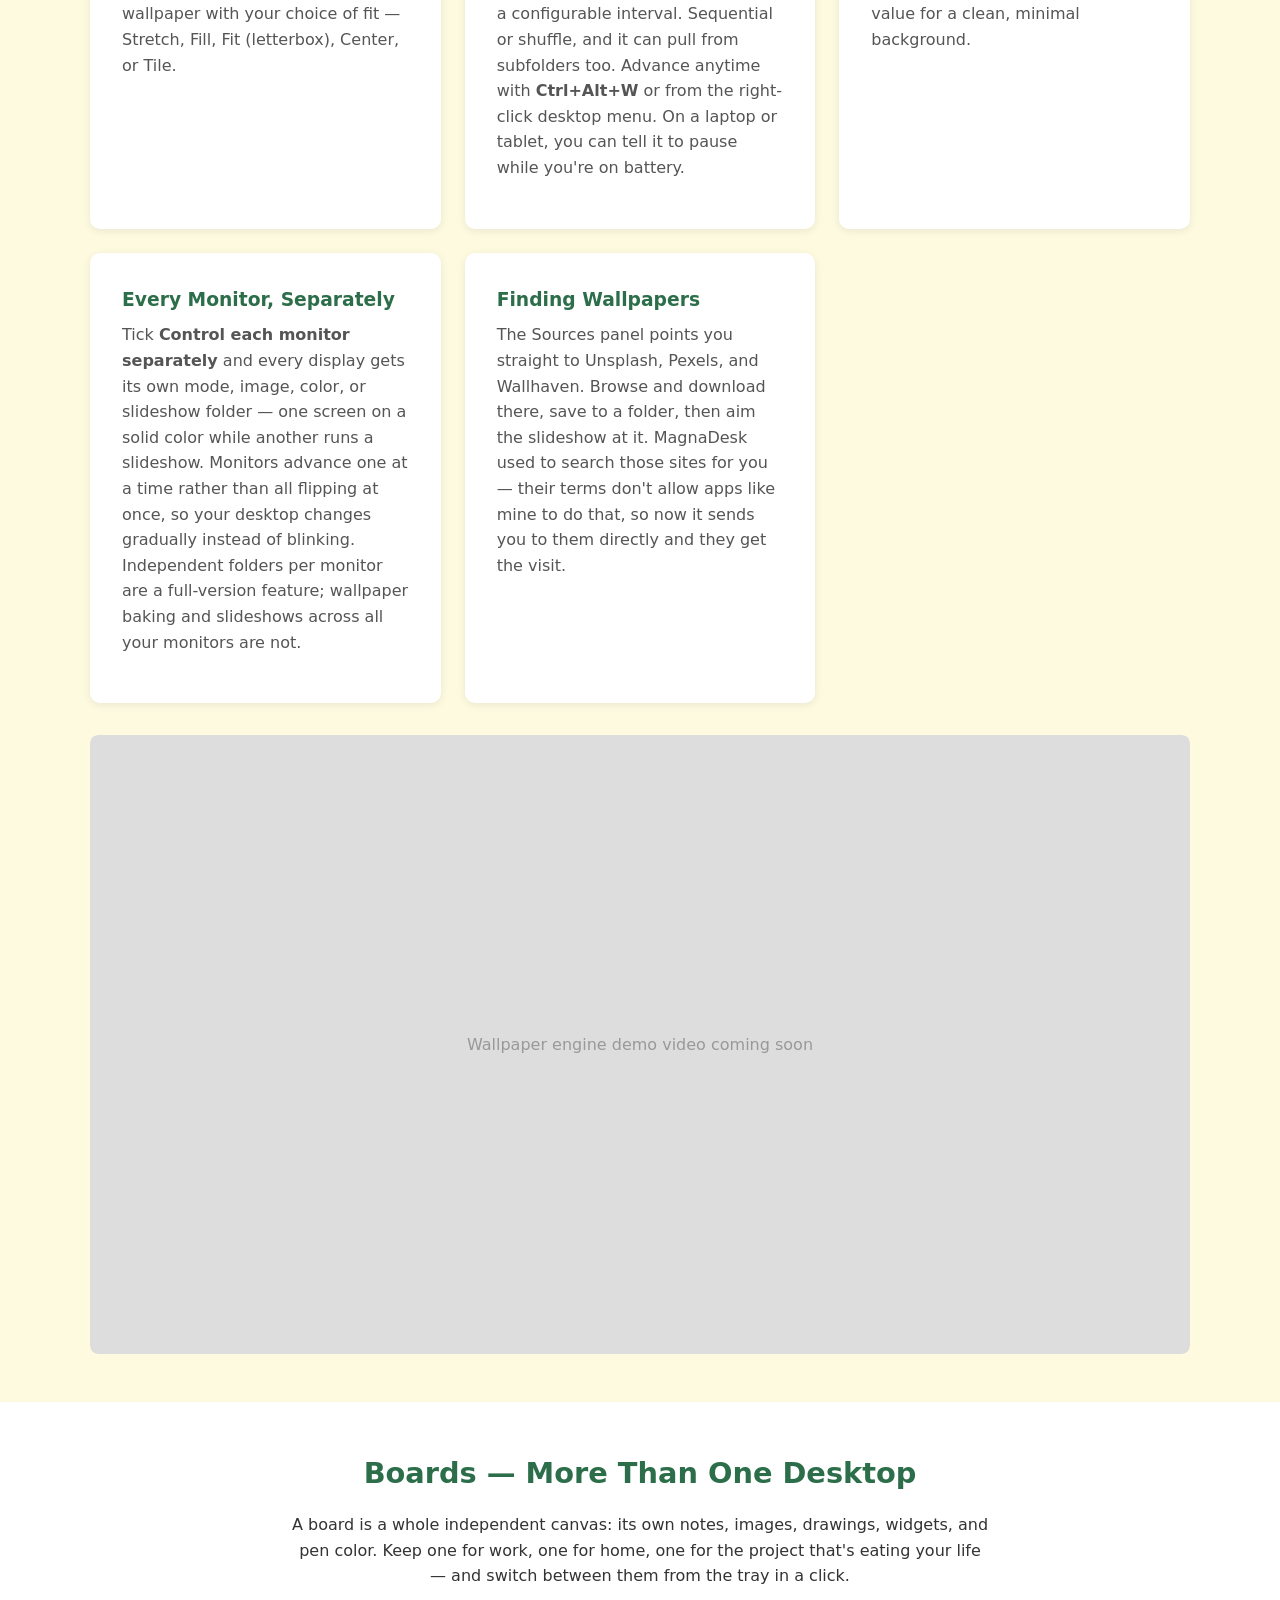
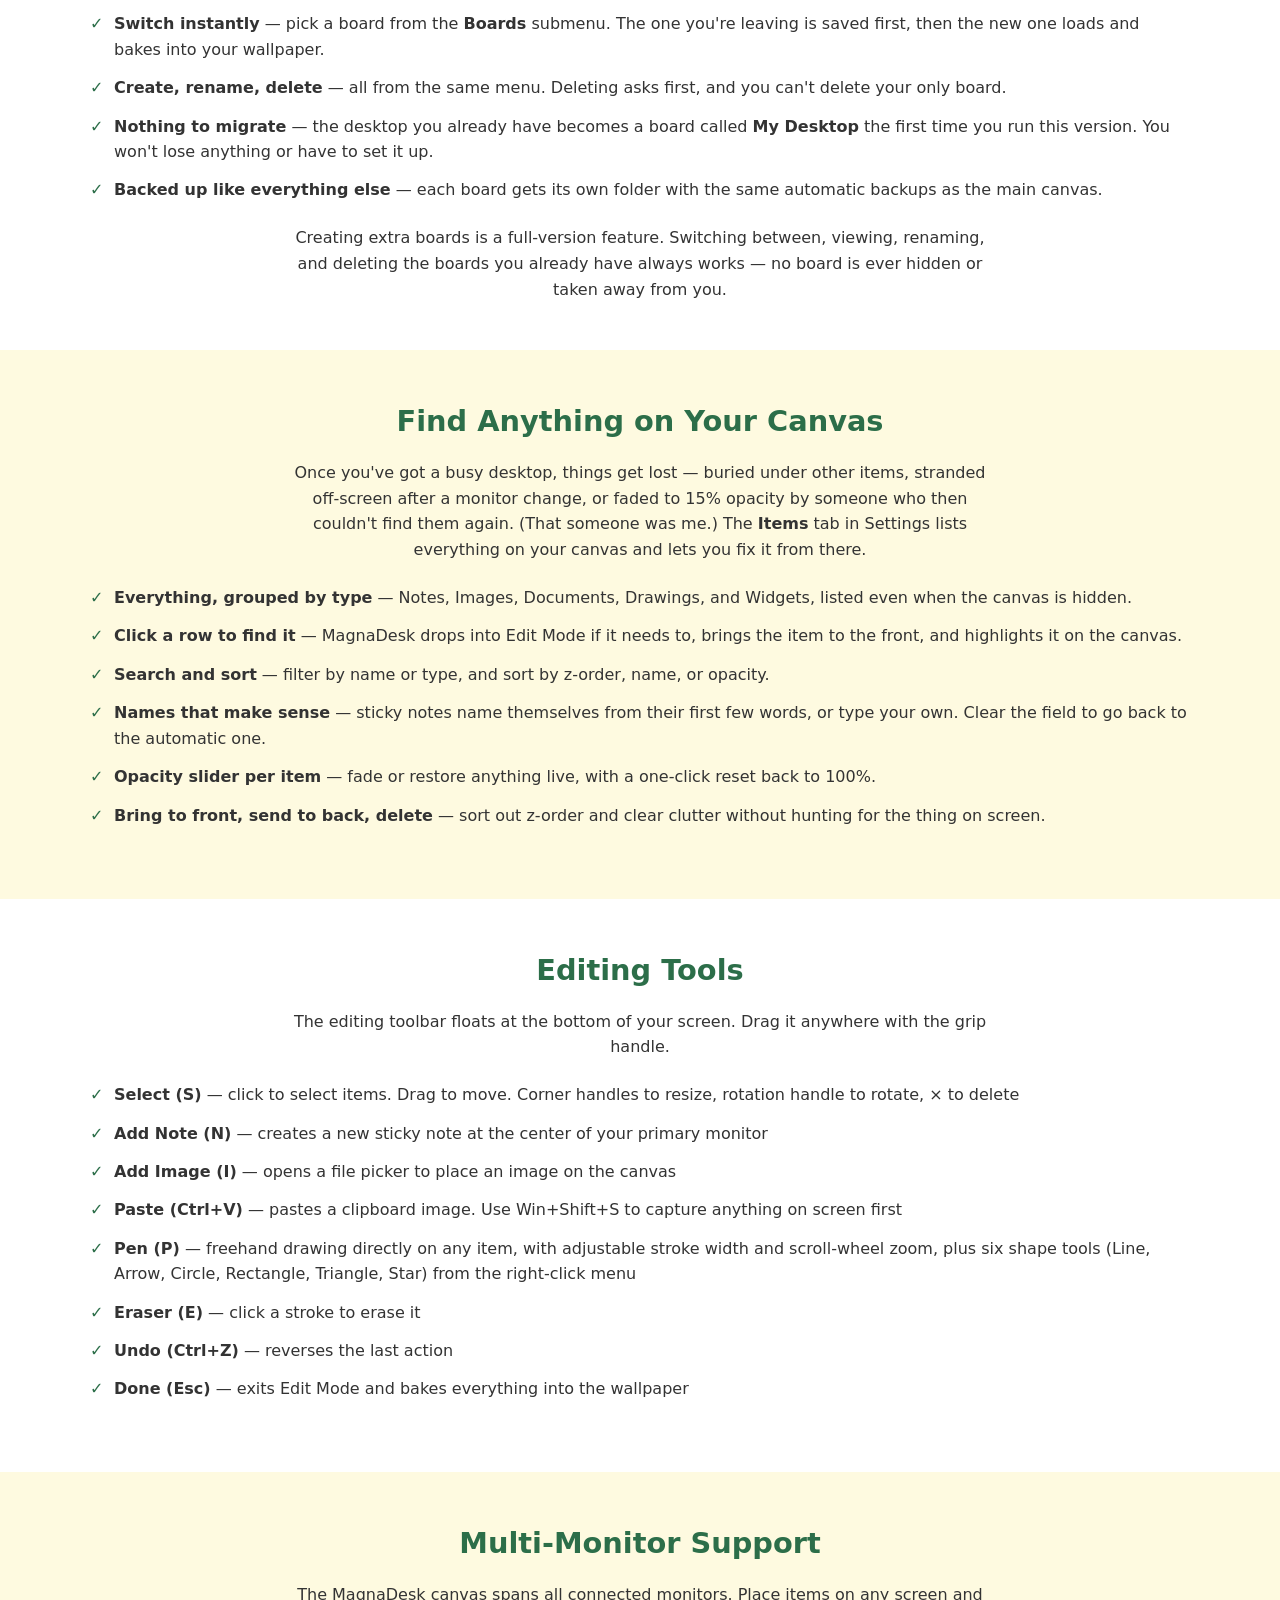
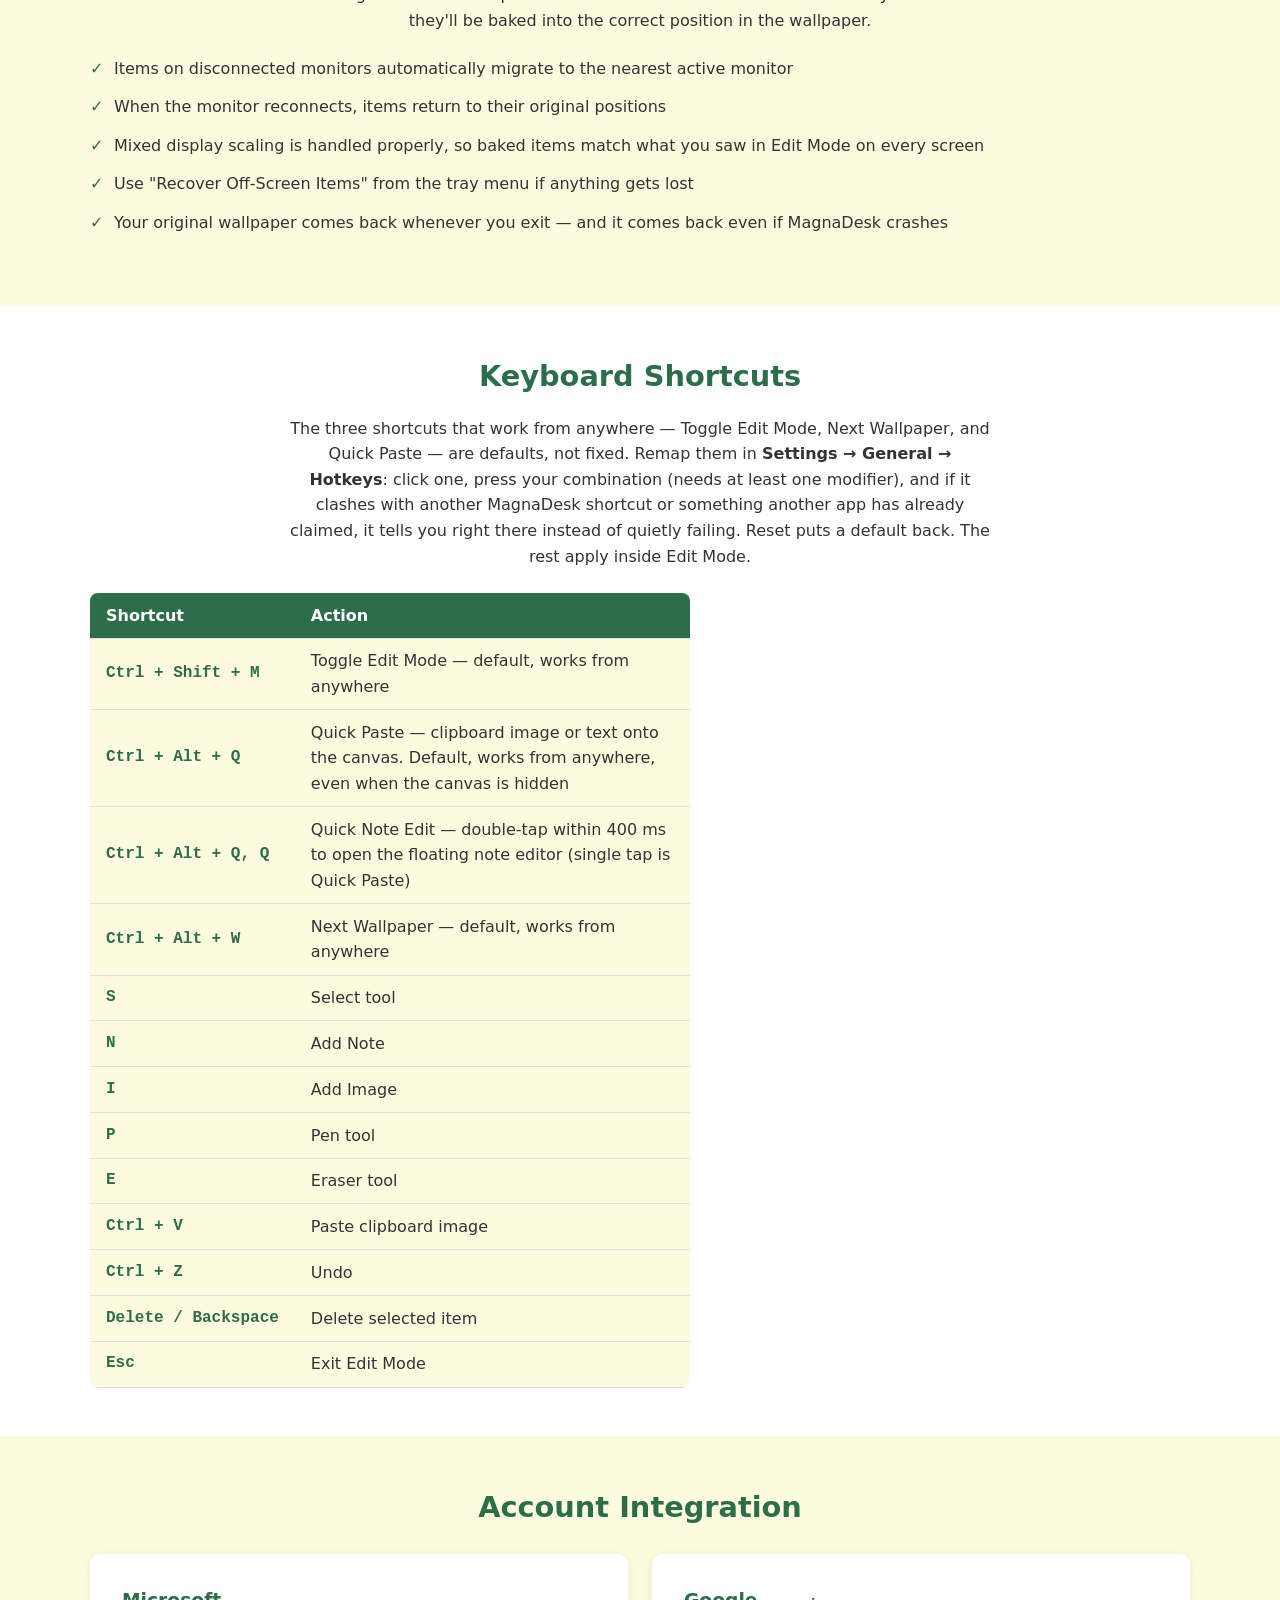
<file: apps/magnadesk.html>
<!DOCTYPE html>
<html lang="en">
<head>
  <meta charset="UTF-8">
  <meta name="viewport" content="width=device-width, initial-scale=1.0">
  <title>MagnaDesk — Catio Productions</title>
  <link rel="stylesheet" href="../css/style.css">
</head>
<body>

  <header class="site-header">
    <div class="container">
      <a href="/" class="logo">🐱 Catio Productions</a>
      <button class="nav-toggle" aria-label="Toggle navigation" onclick="document.querySelector('.site-nav').classList.toggle('open')">☰</button>
      <nav class="site-nav">
        <ul>
          <li><a href="/">Home</a></li>
          <li><a href="/apps/">Apps</a></li>
          <li><a href="/rescue/">Rescue</a></li>
          <li><a href="/about.html">About</a></li>
        </ul>
      </nav>
    </div>
  </header>

  <main>
    <!-- Hero -->
    <section class="hero">
      <h1>MagnaDesk</h1>
      <p>A digital corkboard that lives inside your Windows wallpaper. Sticky notes, images, drawings, and live widgets — baked right into your desktop. One keystroke (<strong>Ctrl+Alt+Q</strong>) drops anything on your clipboard straight onto the canvas.</p>
      <div class="hero-buttons">
        <a href="https://apps.microsoft.com/store/detail/9N05BXFN6VRW?cid=DevShareMCLPCS" class="btn btn-primary">Get It on the Microsoft Store</a>
        <a href="#how-it-works" class="btn btn-secondary">See How It Works</a>
      </div>
      <p style="margin-top: 0.75rem; color: var(--color-text-light); font-size: 0.95rem;">Downloads are handled through the Microsoft Store.</p>
    </section>

    <!-- What It Is -->
    <section class="section">
      <div class="container">
        <h2>What Is MagnaDesk?</h2>
        <p>MagnaDesk places interactive sticky notes, images, drawings, and live widgets directly into your Windows wallpaper. Items are rendered into the wallpaper bitmap itself — there's no visible overlay window in normal use. They sit below your desktop icons, behave like part of the wallpaper, and ask next to nothing of your machine when you're not editing.</p>
        <p style="margin-top: 1rem;">When you need to add or edit items, press <strong>Ctrl+Shift+M</strong> to open Edit Mode — a transparent overlay spans all your monitors with a full editing toolbar. Make your changes, press Esc, and everything bakes back into the wallpaper.</p>

        <div class="video-container">
          <iframe src="https://www.youtube.com/embed/n81ioEexylQ" title="MagnaDesk Overview" loading="lazy" allow="accelerometer; autoplay; clipboard-write; encrypted-media; gyroscope; picture-in-picture; web-share" allowfullscreen></iframe>
        </div>
        <p style="margin-top: 0.75rem; color: var(--color-text-light); font-size: 0.95rem;">Can't see the video? <a href="https://youtu.be/n81ioEexylQ">Watch the MagnaDesk overview on YouTube</a>.</p>
      </div>
    </section>

    <!-- Two States -->
    <section id="how-it-works" class="section" style="background: var(--color-white);">
      <div class="container">
        <h2>Three Simple States</h2>
        <div class="card-grid" style="grid-template-columns: repeat(auto-fit, minmax(280px, 1fr));">
          <div class="card">
            <h3>Viewing Mode</h3>
            <p>Your items are baked into the wallpaper. No overlay window, no running process drawing on your screen. Items sit below desktop icons like they're part of the wallpaper — because they are. Zero resource overhead.</p>
          </div>
          <div class="card">
            <h3>Edit Mode</h3>
            <p>Press <strong>Ctrl+Shift+M</strong> or click the tray icon. A transparent overlay appears across all monitors with an editing toolbar. Add, move, resize, rotate, and delete items. Press <strong>Esc</strong> to bake everything back into the wallpaper.</p>
          </div>
          <div class="card">
            <h3>Hidden</h3>
            <p>Tuck everything away with a single toggle — just your wallpaper, no canvas. Quick Paste (<strong>Ctrl+Alt+Q</strong>) still works while hidden, so you can keep capturing things even with the canvas out of sight. Toggle back when you want it all again.</p>
          </div>
        </div>

        <div class="video-container">
          <iframe src="https://www.youtube.com/embed/E4YkAJsFoGg" title="MagnaDesk Edit Mode demo" loading="lazy" allow="accelerometer; autoplay; clipboard-write; encrypted-media; gyroscope; picture-in-picture; web-share" allowfullscreen></iframe>
        </div>

        <div style="margin-top: 1.5rem;">
          <h3 style="color: var(--color-primary);">Taskbar Button or Tray Icon — Your Call</h3>
          <p>MagnaDesk is meant to sit quietly in the system tray and stay out of your taskbar. The catch: Windows 11 hides new tray icons by default, and plenty of first-time users simply couldn't find the app. So you get a choice.</p>
          <ul class="feature-list">
            <li><strong>Taskbar button</strong> — a normal window with <strong>Edit Desktop</strong> and <strong>Settings</strong> buttons and a menu with everything else. Closing it minimizes and MagnaDesk keeps running; quit with <strong>Exit</strong>. New installs start here.</li>
            <li><strong>Tray icon</strong> — the quiet original. Left-click toggles Edit Mode, right-click opens the full menu.</li>
            <li><strong>Switch anytime</strong> in <strong>Settings → General → Taskbar / Tray</strong>. One or the other, never both.</li>
          </ul>
          <p style="margin-top: 1rem;">If you want the tray icon and Windows has hidden it: click the <strong>^</strong> chevron by your clock and drag the MagnaDesk icon out onto the taskbar. No chevron at all? Right-click the taskbar → <strong>Taskbar settings</strong> → <strong>Other system tray icons</strong> → switch <strong>MagnaDesk</strong> on. It's a one-time thing per install, and the Settings panel walks you through it.</p>
        </div>
      </div>
    </section>

    <!-- Quick Paste (headline feature) -->
    <section class="section">
      <div class="container">
        <p style="text-transform: uppercase; letter-spacing: 0.08em; font-size: 0.85rem; color: var(--color-primary); margin-bottom: 0.5rem;">Headline Feature</p>
        <h2>Quick Paste — Ctrl+Alt+Q</h2>
        <p>This is the fastest way to get anything off your screen and onto your desktop on Windows. From any app, press <strong>Ctrl+Alt+Q</strong> and MagnaDesk reads your clipboard and drops the contents straight onto the canvas — no Edit Mode, no toolbar, no extra clicks.</p>
        <ul class="feature-list" style="margin-top: 1rem;">
          <li><strong>Clipboard has an image?</strong> It's placed at a random spot on the canvas and baked into the wallpaper.</li>
          <li><strong>Clipboard has text?</strong> A new sticky note is created with that text — still fully editable, never flattened into a bitmap.</li>
          <li><strong>Canvas hidden?</strong> Quick Paste still works. Items keep accumulating in the background, ready for whenever you toggle the canvas back on.</li>
        </ul>
        <p style="margin-top: 1rem;">Pair it with <strong>Win+Shift+S</strong> for the fastest snip-to-desktop loop on Windows: snip anything on screen, hit Ctrl+Alt+Q, done. Reference screenshots, paragraphs of text you want to come back to, code snippets, quotes — all one keystroke from your wallpaper.</p>
        <p style="margin-top: 1rem; color: var(--color-text-light); font-size: 0.95rem;">Quick Paste is yours free for the first 30 days along with everything else, and is one of the features the full-version unlock restores after that. <a href="#pricing">How that works</a>.</p>

        <div class="video-container">
          <iframe src="https://www.youtube.com/embed/z5_tQ574TZg" title="MagnaDesk Quick Paste demo" loading="lazy" allow="accelerometer; autoplay; clipboard-write; encrypted-media; gyroscope; picture-in-picture; web-share" allowfullscreen></iframe>
        </div>
      </div>
    </section>

    <!-- Quick Note Edit (headline feature) -->
    <section class="section" style="background: var(--color-white);">
      <div class="container">
        <p style="text-transform: uppercase; letter-spacing: 0.08em; font-size: 0.85rem; color: var(--color-primary); margin-bottom: 0.5rem;">Headline Feature</p>
        <h2>Quick Note Edit — Double-Tap Ctrl+Alt+Q</h2>
        <p>Same shortcut, two gestures: <strong>one tap pastes, two taps edits.</strong> Double-tap <strong>Ctrl+Alt+Q</strong> within 400&nbsp;ms and a small floating note editor pops up centered on screen — no Edit Mode, no overlay across all your monitors. It's the quickest way to jot down a thought or fix a typo on a note without stopping what you're doing.</p>
        <ul class="feature-list" style="margin-top: 1rem;">
          <li><strong>Floating, always-on-top editor</strong> — a compact dark window showing one sticky note at a time, right where you're working.</li>
          <li><strong>Cycle through every note</strong> — the <strong>❮</strong> / <strong>❯</strong> arrows step through all the notes on your canvas, and the header shows the count so you know where you are.</li>
          <li><strong>Edit, resize, recolor</strong> — type straight into the note, nudge the font size with <strong>−</strong> / <strong>+</strong>, or recolor it with the five color swatches.</li>
          <li><strong>+ New note</strong> — drops a fresh blank note on the canvas (random spot, tilt, and color, just like Quick Paste) and jumps the editor right to it with the caret ready.</li>
          <li><strong>🗑 Delete note</strong> — removes the note you're looking at after a quick confirm (there's no undo). Delete the last one and the window simply closes.</li>
          <li><strong>Esc closes it</strong> — and only the notes you actually changed trigger a wallpaper re-bake. Cycle through everything without editing and your wallpaper is left exactly as it was.</li>
        </ul>
        <p style="margin-top: 1rem;">Scroll inside a long note and the wallpaper bakes the lines you were actually viewing — not always the first line at the top.</p>
        <p style="margin-top: 1rem; color: var(--color-text-light); font-size: 0.95rem;">Like Quick Paste, this is included free for your first 30 days and restored by the full-version unlock after that. <a href="#pricing">How that works</a>.</p>

        <div class="video-container">
          <iframe src="https://www.youtube.com/embed/O9-X2P3PUT8" title="MagnaDesk Quick Note Edit demo" loading="lazy" allow="accelerometer; autoplay; clipboard-write; encrypted-media; gyroscope; picture-in-picture; web-share" allowfullscreen></iframe>
        </div>
      </div>
    </section>

    <!-- Canvas Items -->
    <section class="section">
      <div class="container">
        <h2>What You Can Put on Your Desktop</h2>
        <div class="card-grid">
          <div class="card">
            <h3>Sticky Notes</h3>
            <p>Editable text notes in five colors — yellow, pink, mint, blue, and white. Move, resize, and rotate them anywhere on your desktop.</p>
          </div>
          <div class="card">
            <h3>Images</h3>
            <p>Place any JPG or PNG on your desktop with crop support. Or use <strong>Win+Shift+S</strong> to snip anything on screen, then <strong>Ctrl+V</strong> to paste it — web pages, spreadsheets, emails, anything visible.</p>
          </div>
          <div class="card">
            <h3>Documents</h3>
            <p>Drop a PDF, Word doc, or Excel sheet onto the canvas and it sits there as a thumbnail — so the file you keep losing track of is pinned to your wallpaper instead of buried in a folder.</p>
          </div>
          <div class="card">
            <h3>Drawing &amp; Shapes</h3>
            <p>Draw directly on any item or widget on your desktop with the pen tool — no dedicated canvas required. Five colors, adjustable stroke width (1–12px), and scroll-wheel zoom to write large and shrink the result. Works with a Surface Pen or any stylus, so you can write in your own handwriting. Eraser tool removes individual strokes. Plus six shape tools for when freehand isn't precise enough.</p>
          </div>
        </div>

        <p style="margin-top: 1.5rem;">Select a note, image, or drawing and spin the mouse wheel to scale it — it grows and shrinks from the center at 10% a notch, no handle-grabbing required, and the whole gesture undoes in one step. Widgets respond to the wheel too, in their own way — see Live Widgets below.</p>

        <div style="margin-top: 1.5rem;">
          <h3 style="color: var(--color-primary);">Shape Tools</h3>
          <p>Beyond freehand ink, the pen tool also draws clean shapes — and every shape is stored as an ordinary stroke, so it bakes into the wallpaper and undoes just like anything else you draw.</p>
          <ul class="feature-list">
            <li><strong>Six shapes</strong> — Line, Arrow (with barbed tip), Circle, Rectangle, Triangle, and a 5-point Star, each drawn with a single drag.</li>
            <li><strong>Shift+drag to snap a line</strong> — hold <strong>Shift</strong> while drawing freehand and the stroke becomes a clean straight line between where you started and stopped.</li>
            <li><strong>Right-click for the tool menu</strong> — right-click any item while the pen is active to switch between Freehand and any shape, clear all strokes, or finish up. The current tool is checkmarked.</li>
            <li><strong>Rotate while you place</strong> — sizing a Rectangle or Triangle, hold <strong>Shift</strong> or <strong>Spacebar</strong> to lock the size and rotate it around the pick point, then release to keep sizing.</li>
            <li><strong>Clean undo</strong> — <strong>Ctrl+Z</strong> removes a whole arrow (shaft and both barbs) in one step, and even "Clear All Strokes" can be undone.</li>
          </ul>
        </div>

        <div class="video-container">
          <div class="video-placeholder">Canvas items demo video coming soon</div>
        </div>
      </div>
    </section>

    <!-- Widgets -->
    <section class="section" style="background: var(--color-white);">
      <div class="container">
        <h2>Live Widgets</h2>
        <p>Widgets display live data — from your Microsoft account and from the world around you — rendered right into your wallpaper. Connect multiple accounts and each account-based widget can pull from a specific account or aggregate across all of them.</p>
        <p style="margin-top: 0.75rem; color: var(--color-text-light);"><strong>Google account widgets are temporarily switched off</strong> while Google finishes reviewing the permissions MagnaDesk asks for. Google Calendar and Tasks will switch on automatically in an update — no reinstall needed.</p>

        <div class="card-grid">
          <div class="card">
            <h3>Task List</h3>
            <p>Display tasks from a single Microsoft To Do list (Google Tasks coming soon). Checkboxes, due dates, and completion status — all visible at a glance on your desktop.</p>
          </div>
          <div class="card">
            <h3>To-Do List</h3>
            <p>Aggregates tasks across all your lists, grouped by due date — Overdue, Today, Tomorrow, Upcoming, and No Date. Like the To Do app's smart view, but on your wallpaper.</p>
          </div>
          <div class="card">
            <h3>Calendar</h3>
            <p>Upcoming events grouped by day with subject, time, and location. Shows 7 days ahead by default. Works with Outlook (Google Calendar coming soon).</p>
          </div>
          <div class="card">
            <h3>OneNote</h3>
            <p>Your most recently modified OneNote pages with notebook, section, and relative timestamps. Quick visual of what you've been working on.</p>
          </div>
          <div class="card">
            <h3>Mail</h3>
            <p>Unread messages from your inbox with sender, subject, and preview. Red indicator for high-importance messages. Shows "Inbox zero" when you're caught up.</p>
          </div>
          <div class="card">
            <h3>Radar</h3>
            <p>Live weather radar baked into your wallpaper — no account needed. Search any city to drop the view where you live. True radar covers the <strong>UK &amp; Europe</strong> (EUMETNET OPERA), <strong>North America</strong>, and a good many other regions, with a global model layer filling in everywhere else. <strong>Four zoom levels</strong> (Wide ~500&nbsp;km, Regional ~250&nbsp;km, Local ~125&nbsp;km, Town ~60&nbsp;km) pull tighter areas at full source resolution, so closer weather shows real detail instead of bigger pixels. <strong>Pan</strong> the view north/south/east/west to center on your town, or hit <strong>⌖</strong> to recenter. Zoomed views sit over an Esri World Street Map basemap so storms line up with real towns and coastlines. Free for 30 days, then part of the full version.</p>
          </div>
          <div class="card">
            <h3>Weather</h3>
            <p>A worldwide forecast on your wallpaper — no account, no API key. Search any city and the widget pulls current conditions and the days ahead from Open-Meteo. It shares the same city search as the Radar widget, so picking your location once is enough. Set whether new Weather widgets start in °C or °F in Settings → General → Units.</p>
          </div>
          <div class="card">
            <h3>Local To-Do</h3>
            <p>A plain checklist that lives on your desktop and nowhere else. No account, no sign-in, no sync — just a list you tick off, stored on your own computer.</p>
          </div>
        </div>

        <div style="margin-top: 1.5rem;">
          <h3 style="color: var(--color-primary);">Widget Features</h3>
          <ul class="feature-list">
            <li>Connect multiple Microsoft accounts simultaneously — a full-version feature; the free version runs one account (Google accounts coming soon)</li>
            <li>Each widget can show data from one account or all accounts combined</li>
            <li>11 background color themes — Dark, Slate, Navy, Cobalt, Teal, Forest, Olive, Rust, Wine, Plum, Charcoal (full version)</li>
            <li>Scroll wheel resizes a widget — scaling reveals more or fewer items; hold Shift while scrolling to scale the text too</li>
            <li>Auto-refresh on a configurable interval, plus manual refresh — all widgets refresh at once, so a screen full of them updates in about the time the slowest one takes</li>
            <li>Offline? Widgets keep showing your last synced data instead of going blank, and mark the status line (⚠ Updated 9:24 AM) so you know you're looking at something stale</li>
            <li>Hide the canvas and widget refresh pauses to save CPU and network — everything fast-forwards when you bring it back, so nothing looks frozen in time</li>
          </ul>
        </div>

        <div class="video-container">
          <div class="video-placeholder">Widgets demo video coming soon</div>
        </div>

        <p style="margin-top: 1.5rem; color: var(--color-text-light); font-size: 0.9rem;">Weather and radar data powered by <strong>LibreWXR</strong> (CC BY 4.0). Worldwide forecasts and city search from <a href="https://open-meteo.com">Open-Meteo</a>; radar basemap tiles from Esri World Street Map. Italian radar tiles are <strong>Radar-DPC</strong> (Italian Dipartimento della Protezione Civile).</p>
      </div>
    </section>

    <!-- Wallpaper Engine -->
    <section class="section">
      <div class="container">
        <h2>Built-In Wallpaper Engine</h2>
        <p>MagnaDesk doesn't just draw on your wallpaper — it manages it too.</p>
        <p style="margin-top: 1rem;">To render the canvas the way I wanted — baked right into the desktop, below the icons, with no overlay window in the way — I had to take over the wallpaper itself. Once I was already managing your wallpaper, it felt wrong to do it halfway. So I'm building it out into a proper wallpaper engine: single images, slideshows, solid colors, independent control of every monitor, and more to come. If MagnaDesk is going to own your wallpaper, I want it to be the best wallpaper experience on your machine.</p>

        <div class="card-grid">
          <div class="card">
            <h3>Single Image</h3>
            <p>Set any image file as your wallpaper with your choice of fit — Stretch, Fill, Fit (letterbox), Center, or Tile.</p>
          </div>
          <div class="card">
            <h3>Slideshow</h3>
            <p>Cycle through images in a folder at a configurable interval. Sequential or shuffle, and it can pull from subfolders too. Advance anytime with <strong>Ctrl+Alt+W</strong> or from the right-click desktop menu. On a laptop or tablet, you can tell it to pause while you're on battery.</p>
          </div>
          <div class="card">
            <h3>Solid Color</h3>
            <p>Pick a preset color or enter a hex value for a clean, minimal background.</p>
          </div>
          <div class="card">
            <h3>Every Monitor, Separately</h3>
            <p>Tick <strong>Control each monitor separately</strong> and every display gets its own mode, image, color, or slideshow folder — one screen on a solid color while another runs a slideshow. Monitors advance one at a time rather than all flipping at once, so your desktop changes gradually instead of blinking. Independent folders per monitor are a full-version feature; wallpaper baking and slideshows across all your monitors are not.</p>
          </div>
          <div class="card">
            <h3>Finding Wallpapers</h3>
            <p>The Sources panel points you straight to Unsplash, Pexels, and Wallhaven. Browse and download there, save to a folder, then aim the slideshow at it. MagnaDesk used to search those sites for you — their terms don't allow apps like mine to do that, so now it sends you to them directly and they get the visit.</p>
          </div>
        </div>

        <div class="video-container">
          <div class="video-placeholder">Wallpaper engine demo video coming soon</div>
        </div>
      </div>
    </section>

    <!-- Boards -->
    <section class="section" style="background: var(--color-white);">
      <div class="container">
        <h2>Boards — More Than One Desktop</h2>
        <p>A board is a whole independent canvas: its own notes, images, drawings, widgets, and pen color. Keep one for work, one for home, one for the project that's eating your life — and switch between them from the tray in a click.</p>
        <ul class="feature-list" style="margin-top: 1rem;">
          <li><strong>Switch instantly</strong> — pick a board from the <strong>Boards</strong> submenu. The one you're leaving is saved first, then the new one loads and bakes into your wallpaper.</li>
          <li><strong>Create, rename, delete</strong> — all from the same menu. Deleting asks first, and you can't delete your only board.</li>
          <li><strong>Nothing to migrate</strong> — the desktop you already have becomes a board called <strong>My Desktop</strong> the first time you run this version. You won't lose anything or have to set it up.</li>
          <li><strong>Backed up like everything else</strong> — each board gets its own folder with the same automatic backups as the main canvas.</li>
        </ul>
        <p style="margin-top: 1rem;">Creating extra boards is a full-version feature. Switching between, viewing, renaming, and deleting the boards you already have always works — no board is ever hidden or taken away from you.</p>
      </div>
    </section>

    <!-- Items Manager -->
    <section class="section">
      <div class="container">
        <h2>Find Anything on Your Canvas</h2>
        <p>Once you've got a busy desktop, things get lost — buried under other items, stranded off-screen after a monitor change, or faded to 15% opacity by someone who then couldn't find them again. (That someone was me.) The <strong>Items</strong> tab in Settings lists everything on your canvas and lets you fix it from there.</p>
        <ul class="feature-list" style="margin-top: 1rem;">
          <li><strong>Everything, grouped by type</strong> — Notes, Images, Documents, Drawings, and Widgets, listed even when the canvas is hidden.</li>
          <li><strong>Click a row to find it</strong> — MagnaDesk drops into Edit Mode if it needs to, brings the item to the front, and highlights it on the canvas.</li>
          <li><strong>Search and sort</strong> — filter by name or type, and sort by z-order, name, or opacity.</li>
          <li><strong>Names that make sense</strong> — sticky notes name themselves from their first few words, or type your own. Clear the field to go back to the automatic one.</li>
          <li><strong>Opacity slider per item</strong> — fade or restore anything live, with a one-click reset back to 100%.</li>
          <li><strong>Bring to front, send to back, delete</strong> — sort out z-order and clear clutter without hunting for the thing on screen.</li>
        </ul>
      </div>
    </section>

    <!-- Edit Mode Tools -->
    <section class="section" style="background: var(--color-white);">
      <div class="container">
        <h2>Editing Tools</h2>
        <p>The editing toolbar floats at the bottom of your screen. Drag it anywhere with the grip handle.</p>
        <ul class="feature-list">
          <li><strong>Select (S)</strong> — click to select items. Drag to move. Corner handles to resize, rotation handle to rotate, &times; to delete</li>
          <li><strong>Add Note (N)</strong> — creates a new sticky note at the center of your primary monitor</li>
          <li><strong>Add Image (I)</strong> — opens a file picker to place an image on the canvas</li>
          <li><strong>Paste (Ctrl+V)</strong> — pastes a clipboard image. Use Win+Shift+S to capture anything on screen first</li>
          <li><strong>Pen (P)</strong> — freehand drawing directly on any item, with adjustable stroke width and scroll-wheel zoom, plus six shape tools (Line, Arrow, Circle, Rectangle, Triangle, Star) from the right-click menu</li>
          <li><strong>Eraser (E)</strong> — click a stroke to erase it</li>
          <li><strong>Undo (Ctrl+Z)</strong> — reverses the last action</li>
          <li><strong>Done (Esc)</strong> — exits Edit Mode and bakes everything into the wallpaper</li>
        </ul>
      </div>
    </section>

    <!-- Multi-Monitor -->
    <section class="section">
      <div class="container">
        <h2>Multi-Monitor Support</h2>
        <p>The MagnaDesk canvas spans all connected monitors. Place items on any screen and they'll be baked into the correct position in the wallpaper.</p>
        <ul class="feature-list">
          <li>Items on disconnected monitors automatically migrate to the nearest active monitor</li>
          <li>When the monitor reconnects, items return to their original positions</li>
          <li>Mixed display scaling is handled properly, so baked items match what you saw in Edit Mode on every screen</li>
          <li>Use "Recover Off-Screen Items" from the tray menu if anything gets lost</li>
          <li>Your original wallpaper comes back whenever you exit — and it comes back even if MagnaDesk crashes</li>
        </ul>
      </div>
    </section>

    <!-- Keyboard Shortcuts -->
    <section class="section" style="background: var(--color-white);">
      <div class="container">
        <h2>Keyboard Shortcuts</h2>
        <p>The three shortcuts that work from anywhere — Toggle Edit Mode, Next Wallpaper, and Quick Paste — are defaults, not fixed. Remap them in <strong>Settings → General → Hotkeys</strong>: click one, press your combination (needs at least one modifier), and if it clashes with another MagnaDesk shortcut or something another app has already claimed, it tells you right there instead of quietly failing. Reset puts a default back. The rest apply inside Edit Mode.</p>
        <div class="shortcut-table">
          <table>
            <thead>
              <tr>
                <th>Shortcut</th>
                <th>Action</th>
              </tr>
            </thead>
            <tbody>
              <tr><td>Ctrl + Shift + M</td><td>Toggle Edit Mode — default, works from anywhere</td></tr>
              <tr><td>Ctrl + Alt + Q</td><td>Quick Paste — clipboard image or text onto the canvas. Default, works from anywhere, even when the canvas is hidden</td></tr>
              <tr><td>Ctrl + Alt + Q, Q</td><td>Quick Note Edit — double-tap within 400&nbsp;ms to open the floating note editor (single tap is Quick Paste)</td></tr>
              <tr><td>Ctrl + Alt + W</td><td>Next Wallpaper — default, works from anywhere</td></tr>
              <tr><td>S</td><td>Select tool</td></tr>
              <tr><td>N</td><td>Add Note</td></tr>
              <tr><td>I</td><td>Add Image</td></tr>
              <tr><td>P</td><td>Pen tool</td></tr>
              <tr><td>E</td><td>Eraser tool</td></tr>
              <tr><td>Ctrl + V</td><td>Paste clipboard image</td></tr>
              <tr><td>Ctrl + Z</td><td>Undo</td></tr>
              <tr><td>Delete / Backspace</td><td>Delete selected item</td></tr>
              <tr><td>Esc</td><td>Exit Edit Mode</td></tr>
            </tbody>
          </table>
        </div>
      </div>
    </section>

    <!-- Accounts -->
    <section class="section">
      <div class="container">
        <h2>Account Integration</h2>
        <div class="card-grid" style="grid-template-columns: repeat(auto-fit, minmax(300px, 1fr));">
          <div class="card">
            <h3>Microsoft</h3>
            <p>Sign in using the device code flow — you'll get a code to enter at microsoft.com/devicelogin. Grants access to To Do, Calendar, OneNote, and Mail. Works with both personal and work/school accounts.</p>
          </div>
          <div class="card">
            <h3>Google <span style="font-size: 0.8rem; color: var(--color-primary);">— coming soon</span></h3>
            <p>Sign in via browser-based OAuth for Google Calendar and Tasks. It's built and waiting — switched off while Google reviews the permissions MagnaDesk asks for, with the <strong>Add Google…</strong> button greyed out until then. Once it clears, everything switches on in an update with no reinstall.</p>
          </div>
        </div>
        <p style="margin-top: 1rem;">All tokens are encrypted via Windows DPAPI and stored locally. Nothing leaves your machine.</p>
        <p style="margin-top: 1rem; color: var(--color-text-light); font-size: 0.95rem;">The free version connects one account — Microsoft today, or Google once it's switched on. Connecting several at once is part of the full version.</p>
      </div>
    </section>

    <!-- Pricing -->
    <section id="pricing" class="section" style="background: var(--color-white);">
      <div class="container">
        <h2>Free to Try, Then a One-Time Unlock</h2>
        <p>MagnaDesk is a free download with <strong>everything unlocked for 30 days</strong> — no credit card, no sign-up, nothing to cancel. After that it settles into a limited version unless you buy the full unlock: <strong>$14.99, once</strong>, through the Microsoft Store. No subscription, no second purchase later.</p>
        <p style="margin-top: 1rem;">The app never stops working. It doesn't lock you out, hold your desktop hostage, or nag you every time you open it — it just quietly does less.</p>

        <div class="card-grid" style="grid-template-columns: repeat(auto-fit, minmax(300px, 1fr));">
          <div class="card">
            <h3>Free, Forever</h3>
            <ul class="feature-list">
              <li>The whole canvas — sticky notes, images, documents, drawings, shapes</li>
              <li>Wallpaper baking and slideshows across all your monitors</li>
              <li>Weather and Local To-Do widgets</li>
              <li>Account widgets — Calendar, Mail, Tasks, To-Do, OneNote — on one connected Microsoft account</li>
              <li>The boards you already have: switch, rename, delete</li>
            </ul>
          </div>
          <div class="card">
            <h3>The Full Version — $14.99</h3>
            <ul class="feature-list">
              <li>Quick Paste and Quick Note Edit</li>
              <li>The Radar widget</li>
              <li>All 11 widget color themes</li>
              <li>Separate wallpaper folders for each monitor</li>
              <li>More than one connected account</li>
              <li>Creating new boards</li>
            </ul>
          </div>
        </div>

        <p style="margin-top: 1.5rem;">Everything above is yours during the 30 days, so you can find out whether you actually want it before paying for it. Pay the $14.99 and it all comes back exactly as you left it — nothing is deleted or reset in the meantime.</p>
        <div style="margin-top: 1.5rem; text-align: center;">
          <a href="https://apps.microsoft.com/store/detail/9N05BXFN6VRW?cid=DevShareMCLPCS" class="btn btn-primary">Get MagnaDesk on the Microsoft Store</a>
        </div>
      </div>
    </section>

    <!-- Requirements -->
    <section class="section">
      <div class="container">
        <h2>Requirements</h2>
        <ul class="feature-list">
          <li>Windows 10 or Windows 11</li>
          <li>.NET 8 Desktop Runtime</li>
          <li>Single or multi-monitor setup</li>
        </ul>
      </div>
    </section>

    <!-- Support -->
    <section class="section" style="background: var(--color-white);">
      <div class="container" style="text-align: center;">
        <h2>Support</h2>
        <p style="margin-top: 1rem; color: var(--color-text-light);">
          Email: <a href="mailto:catio.productions@outlook.com">catio.productions@outlook.com</a><br>
          I read every message and respond personally within 1–2 business days.
        </p>
      </div>
    </section>
  </main>

  <footer class="site-footer">
    <div class="container">
      <p>&copy; 2026 Catio Productions. Built with care for cats and code.</p>
      <p><a href="/rescue/donate.html">Donate</a> · <a href="/about.html">About</a> · <a href="/privacy/magnadesk.html">MagnaDesk Privacy Policy</a> · <a href="/terms/magnadesk.html">MagnaDesk Terms</a></p>
    </div>
  </footer>

</body>
</html>
</file>
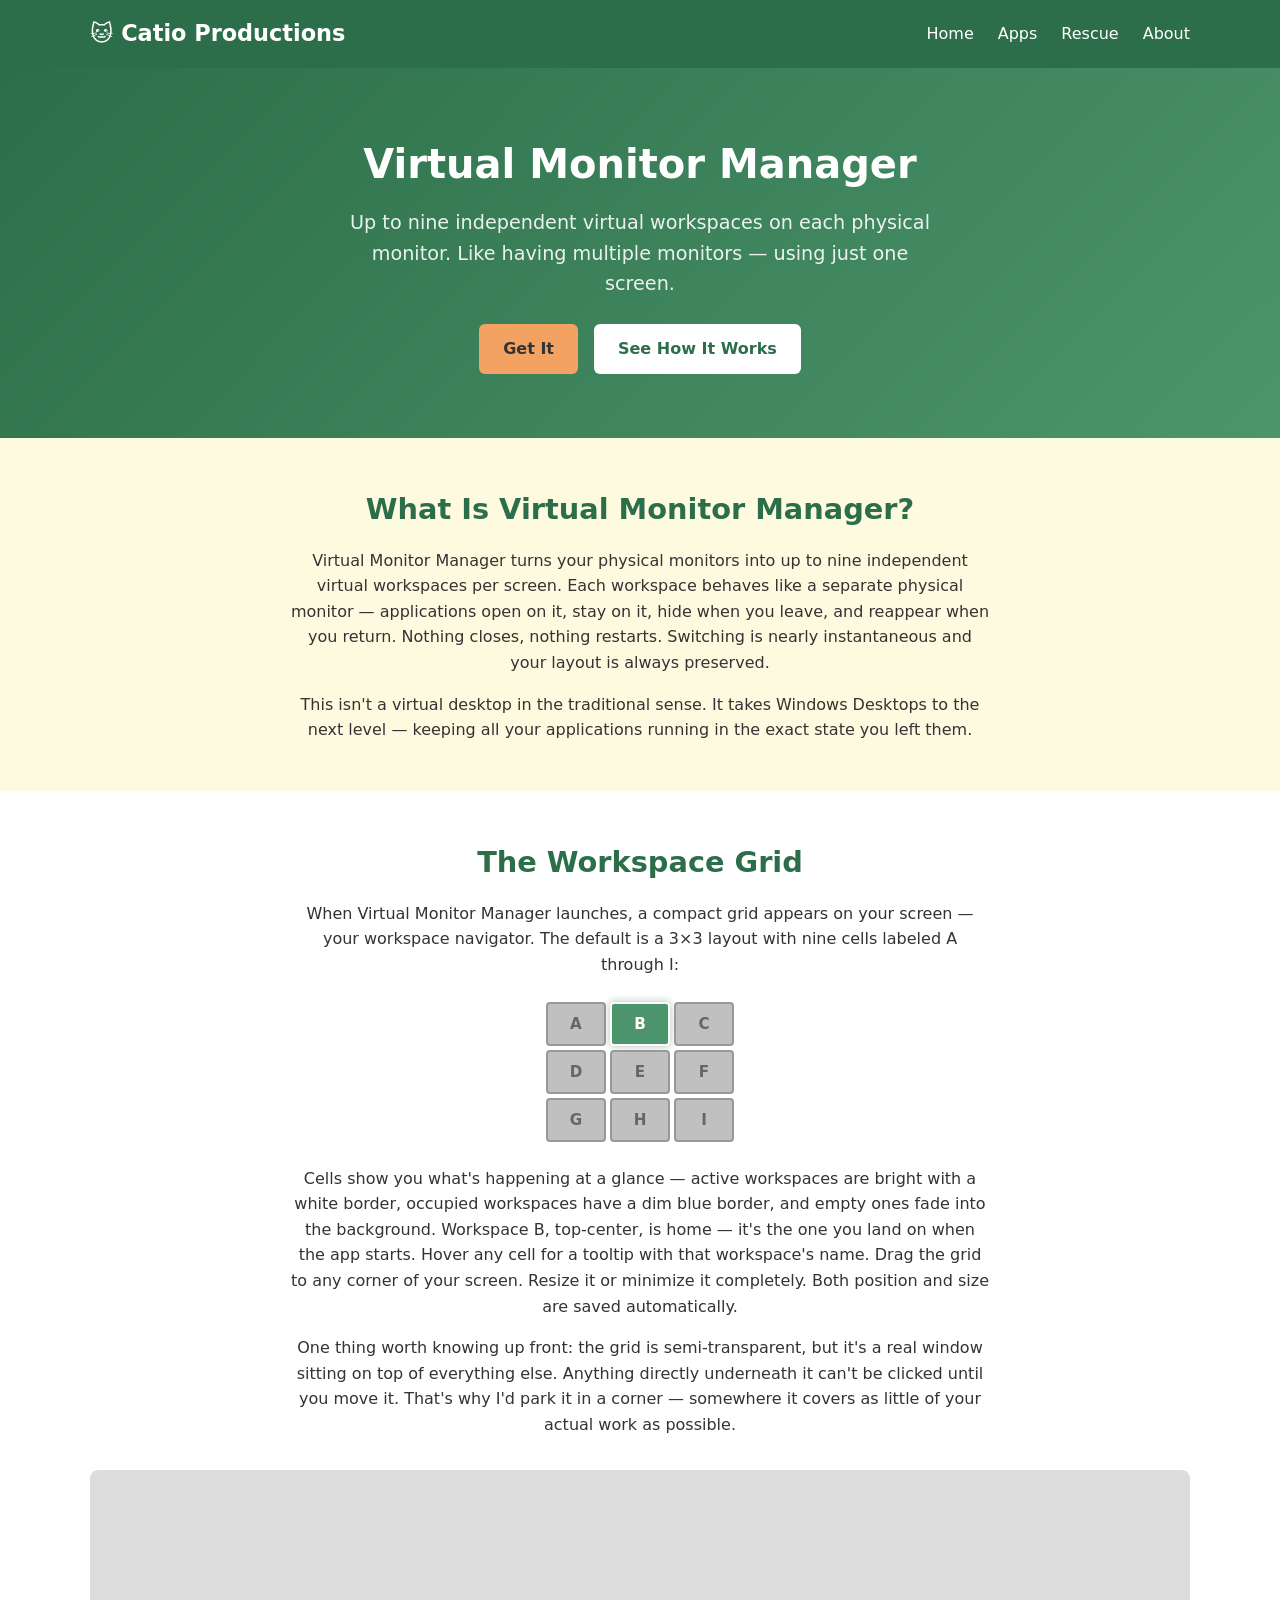
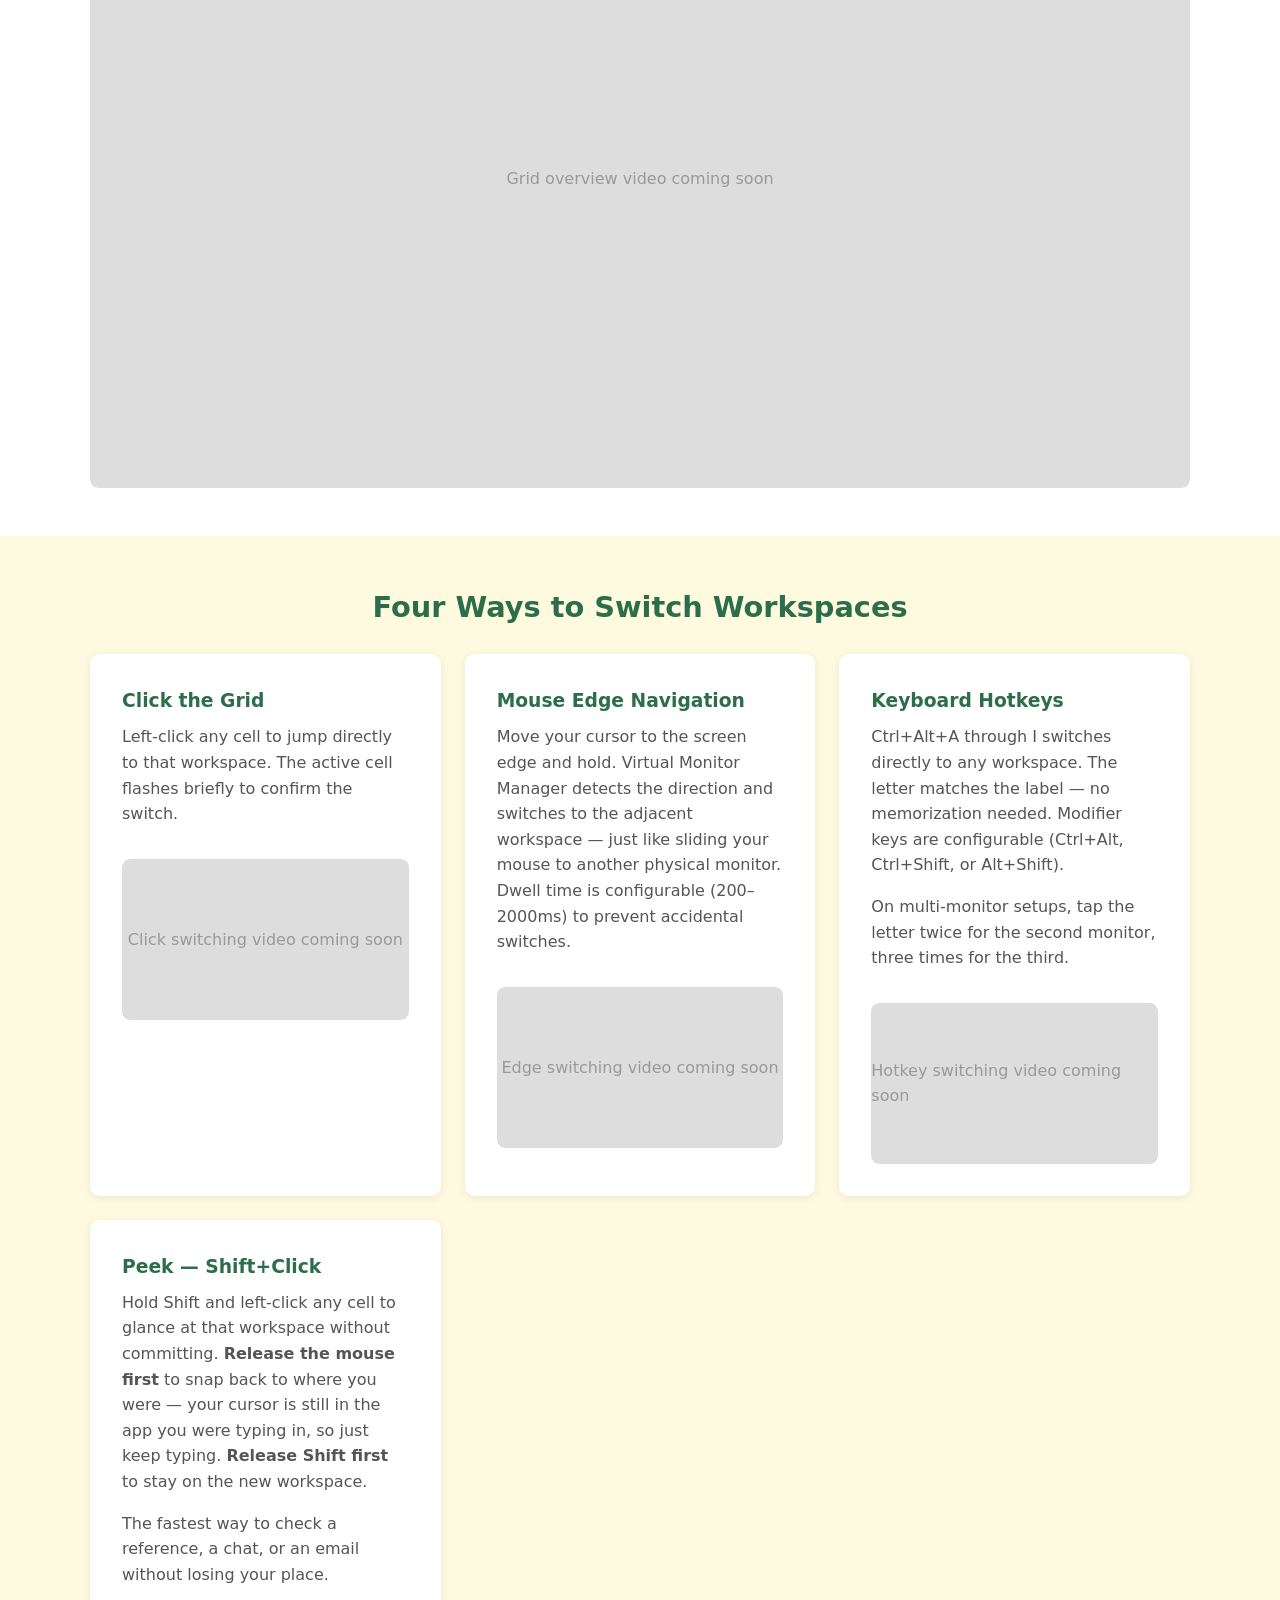
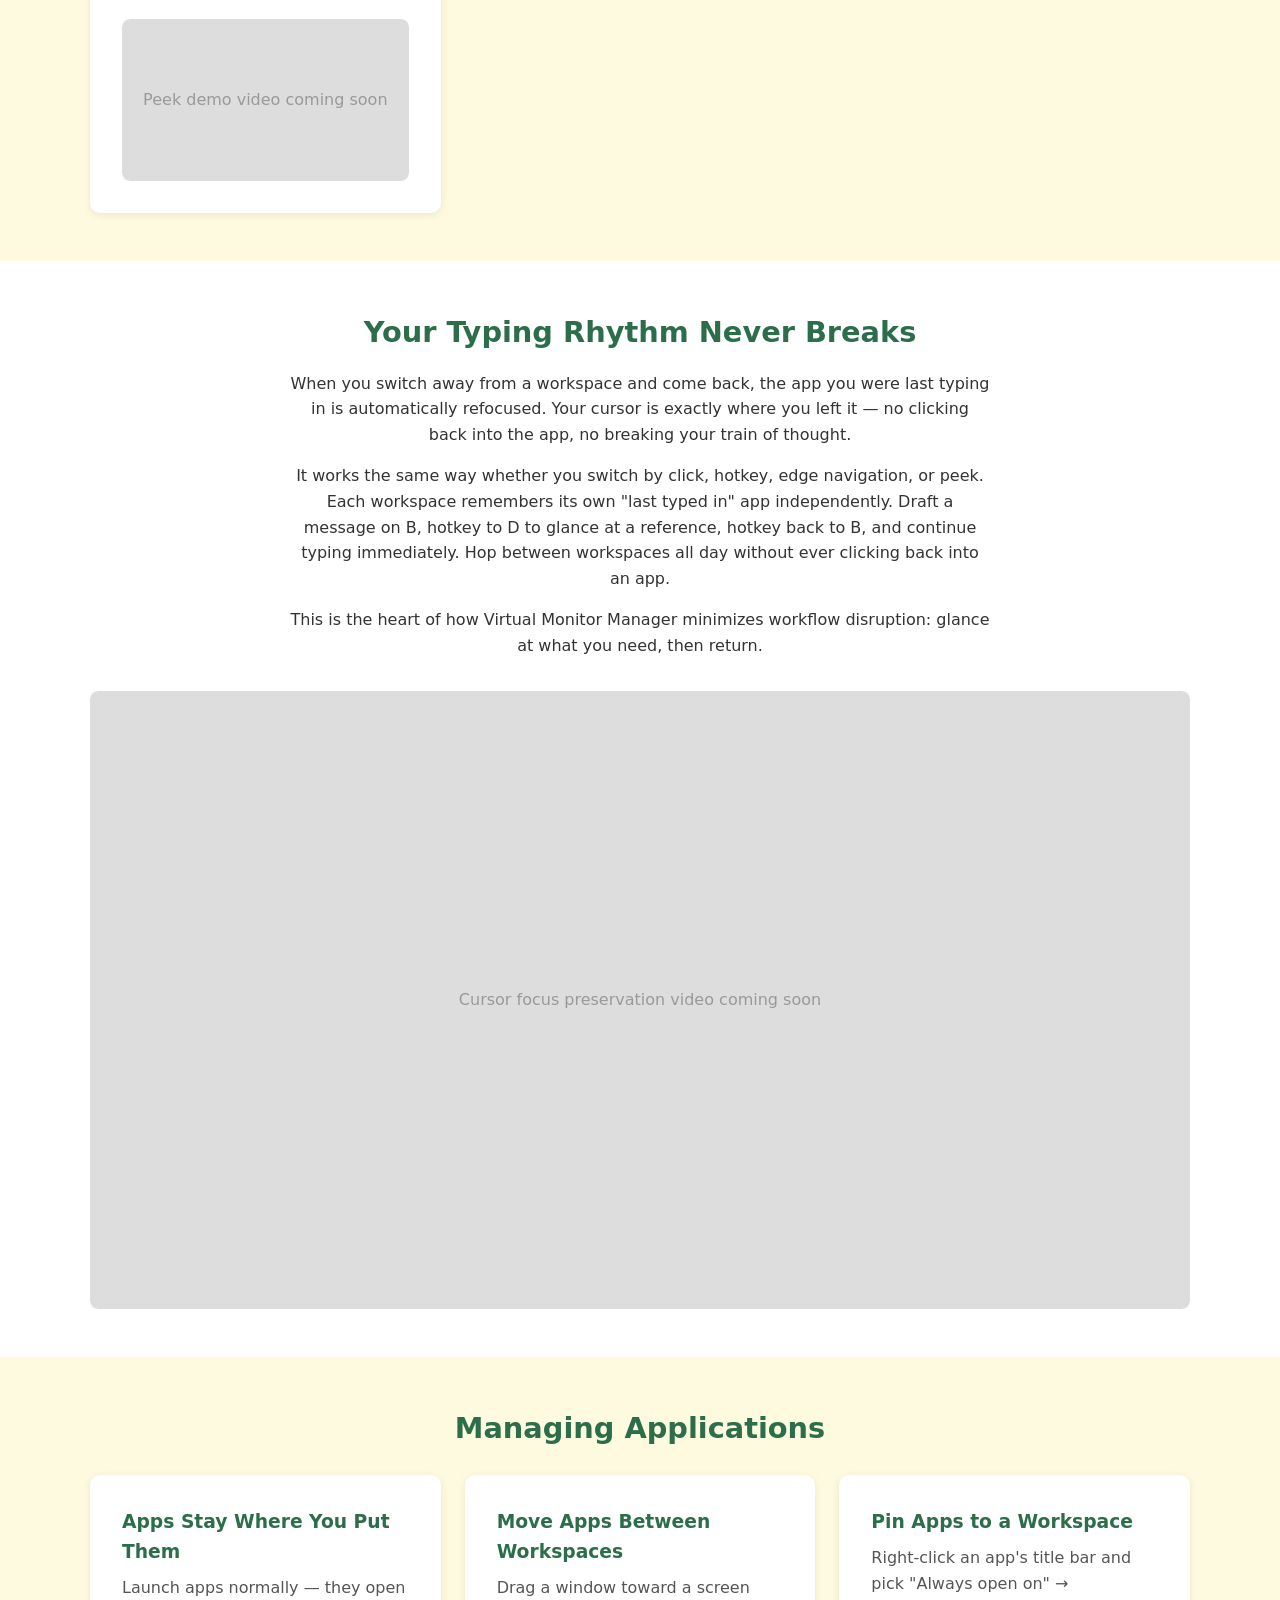
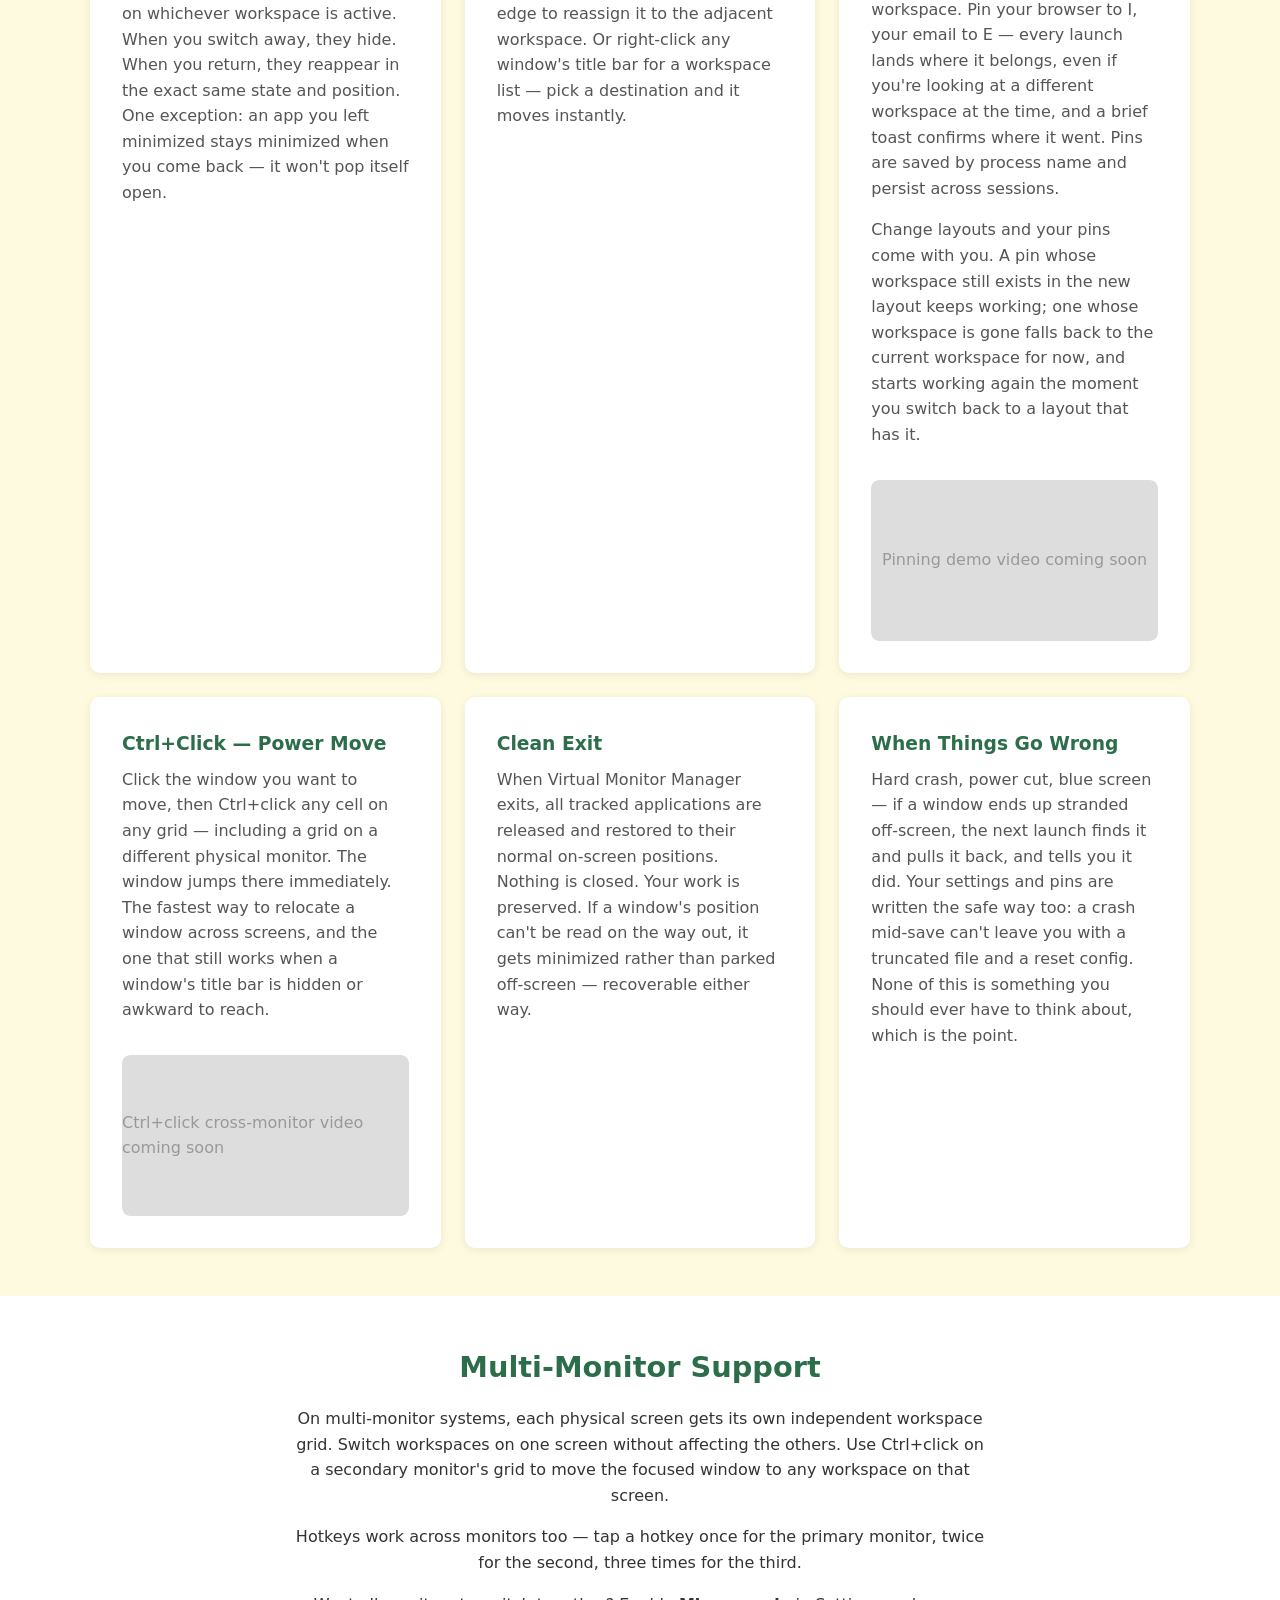
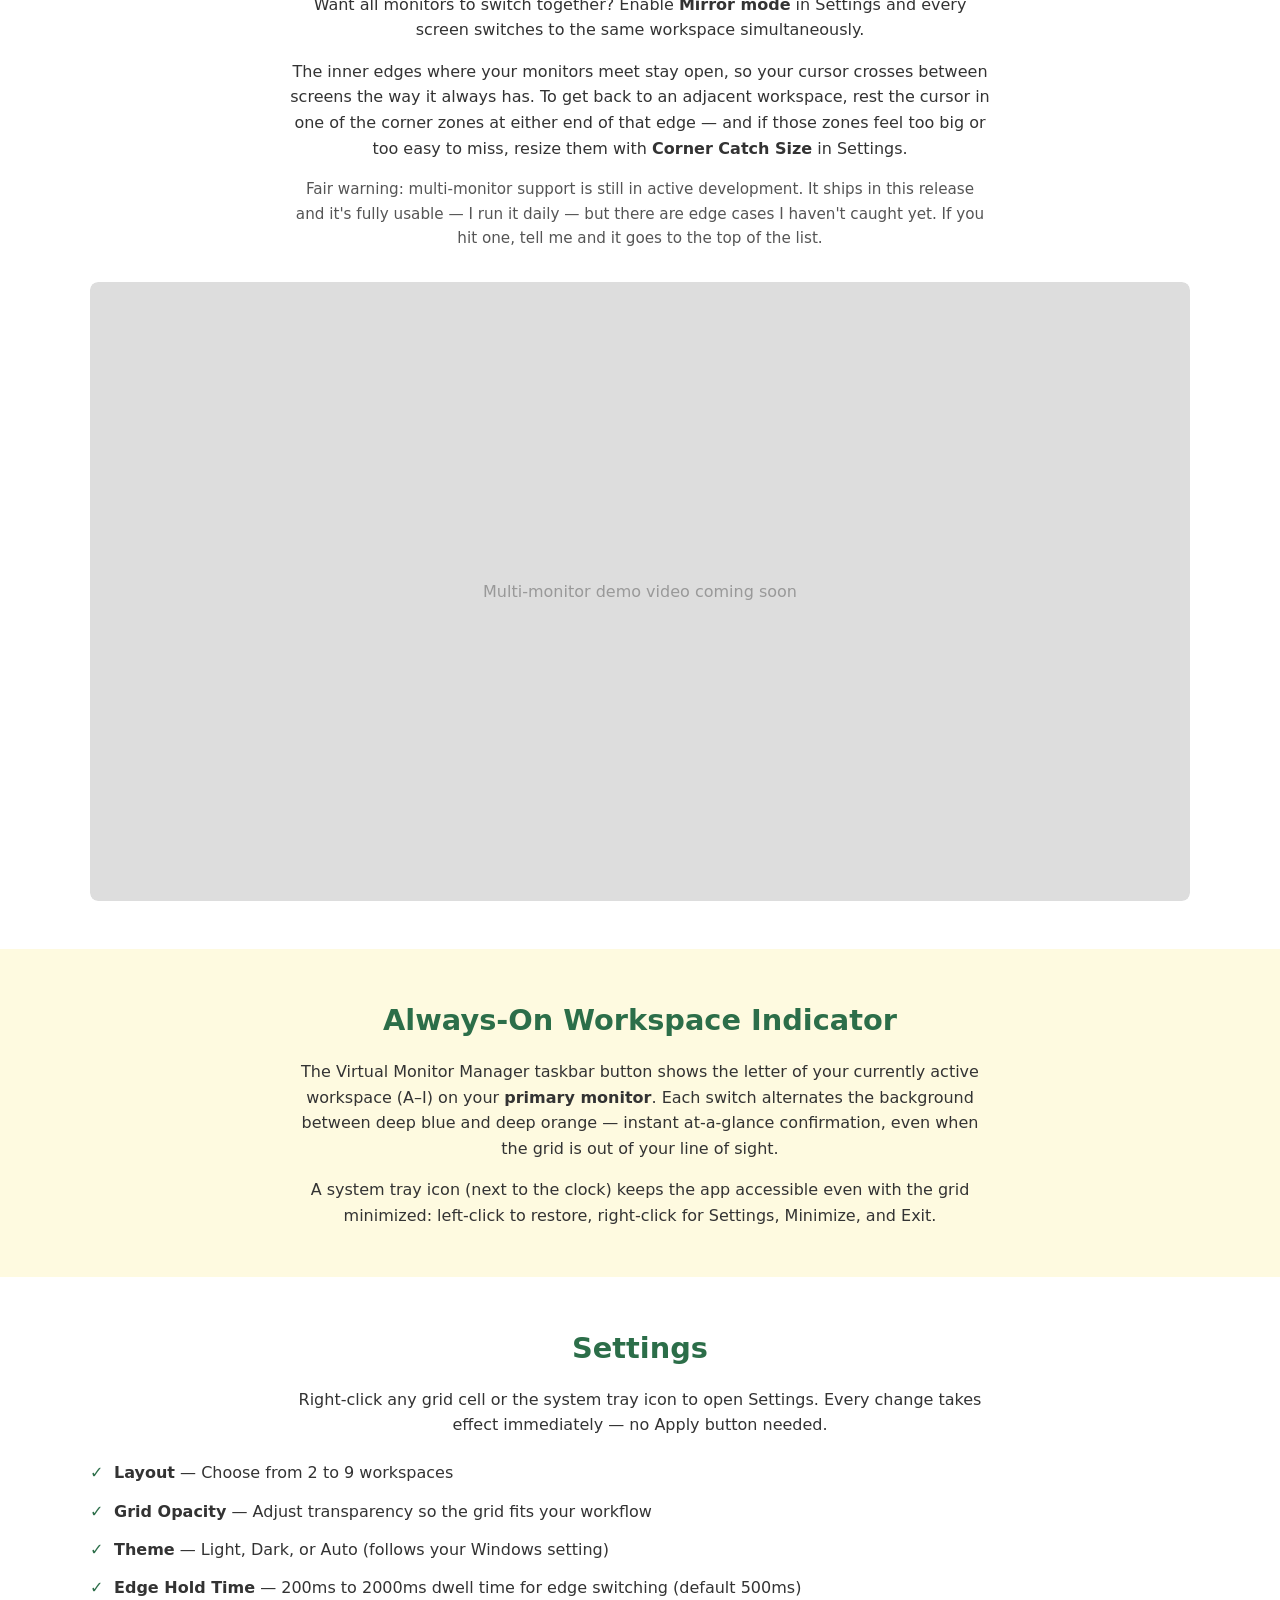
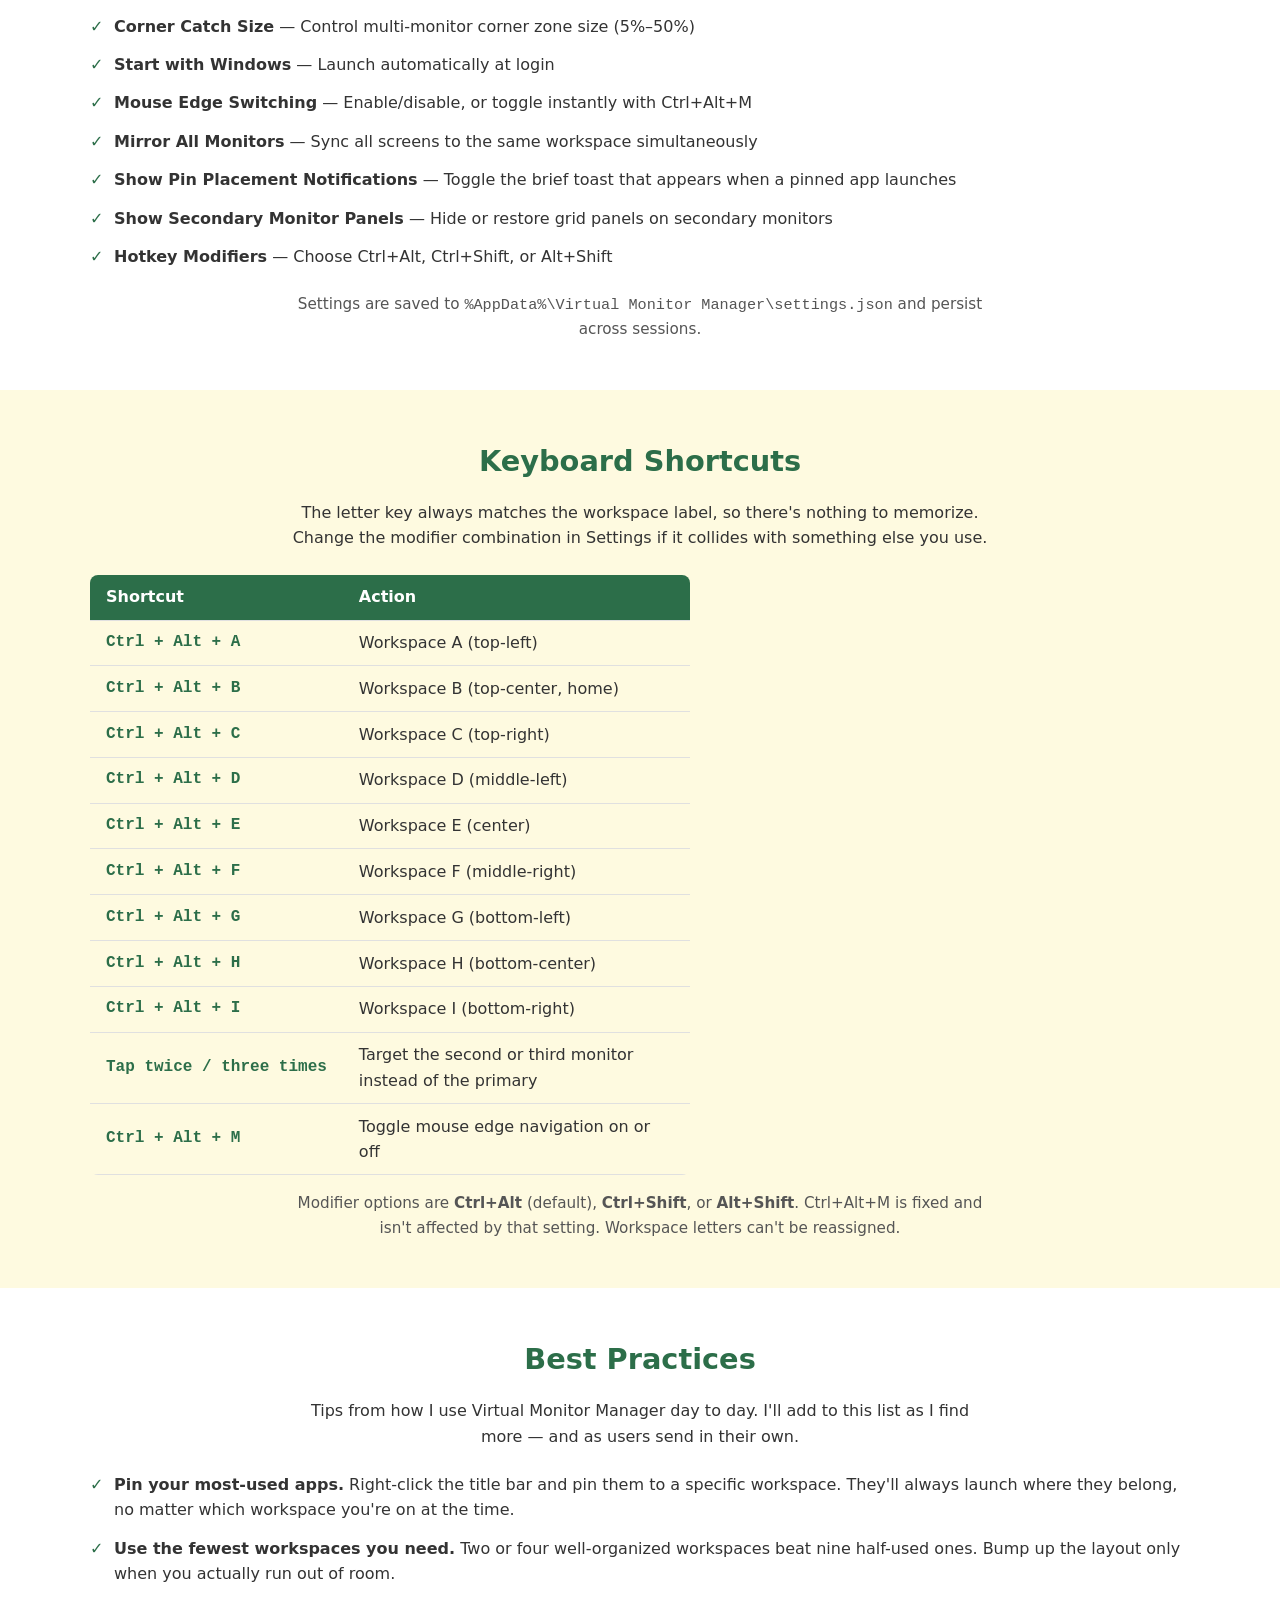
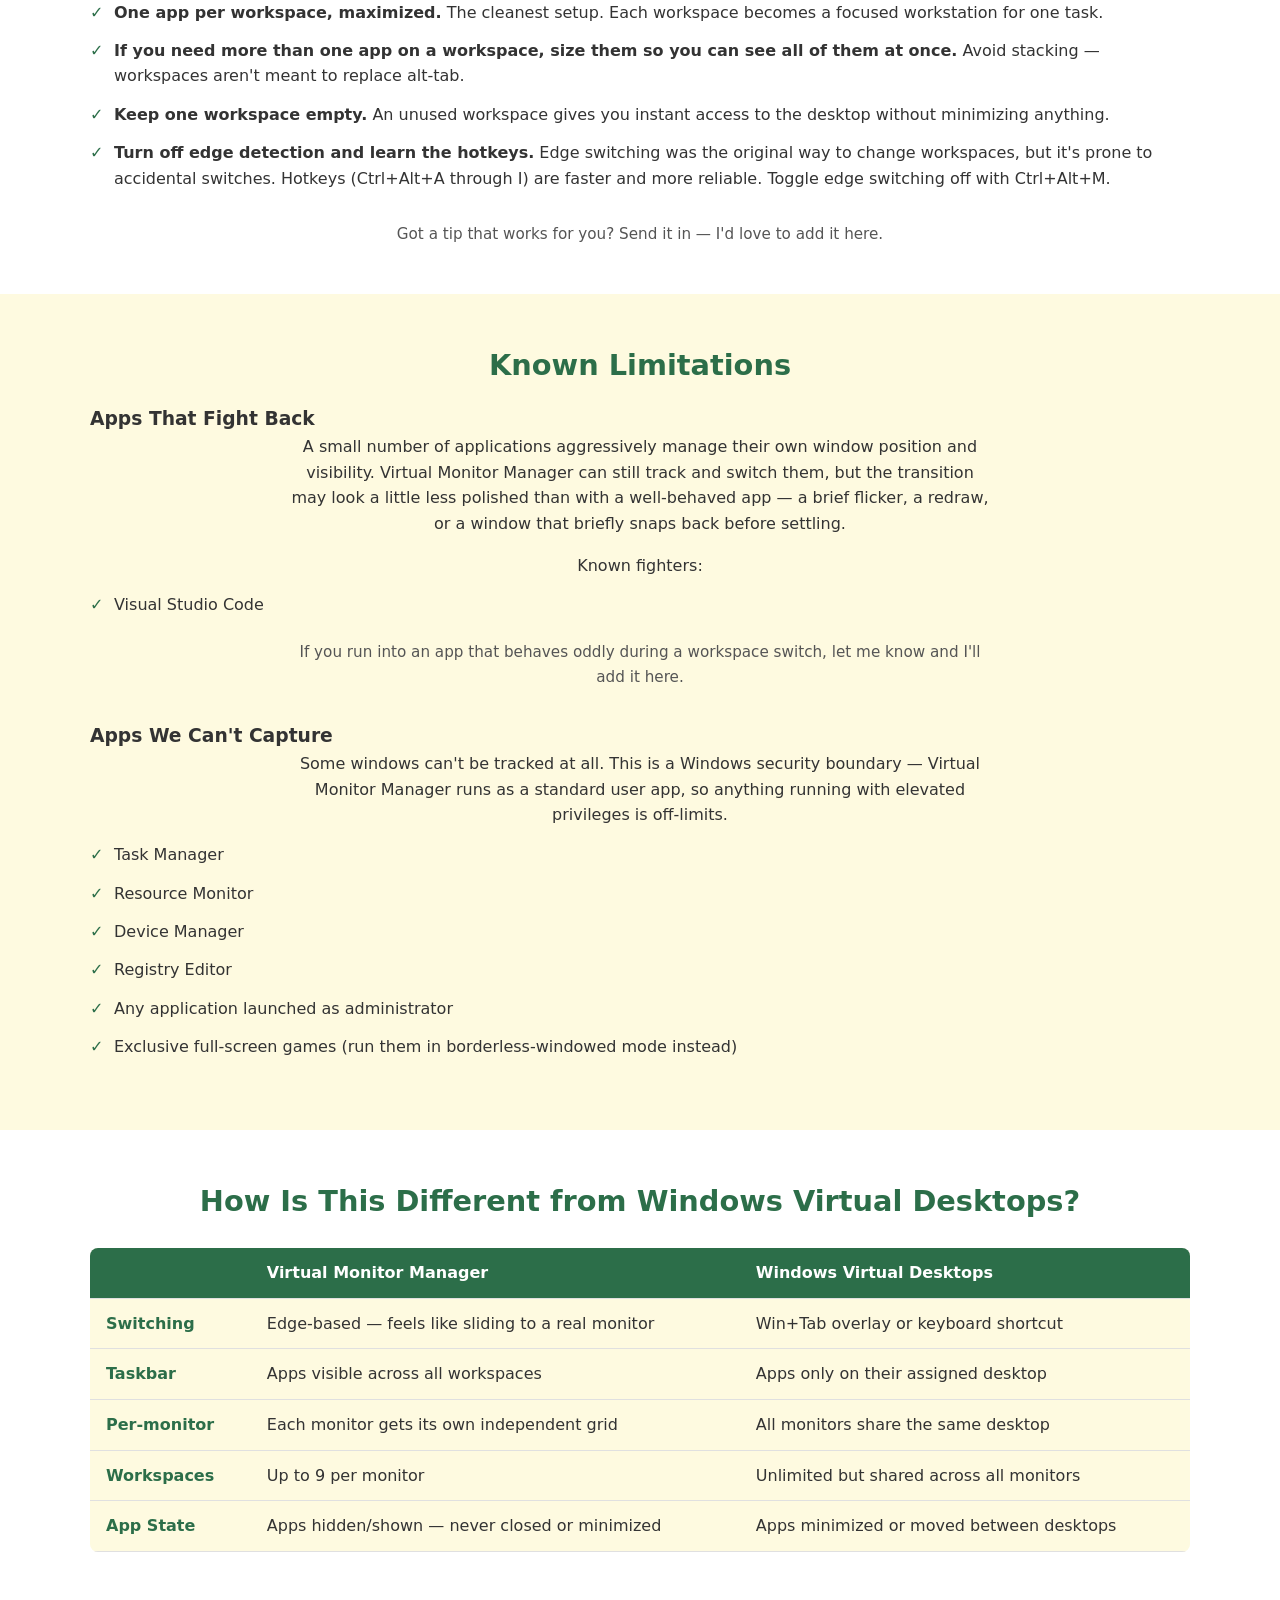
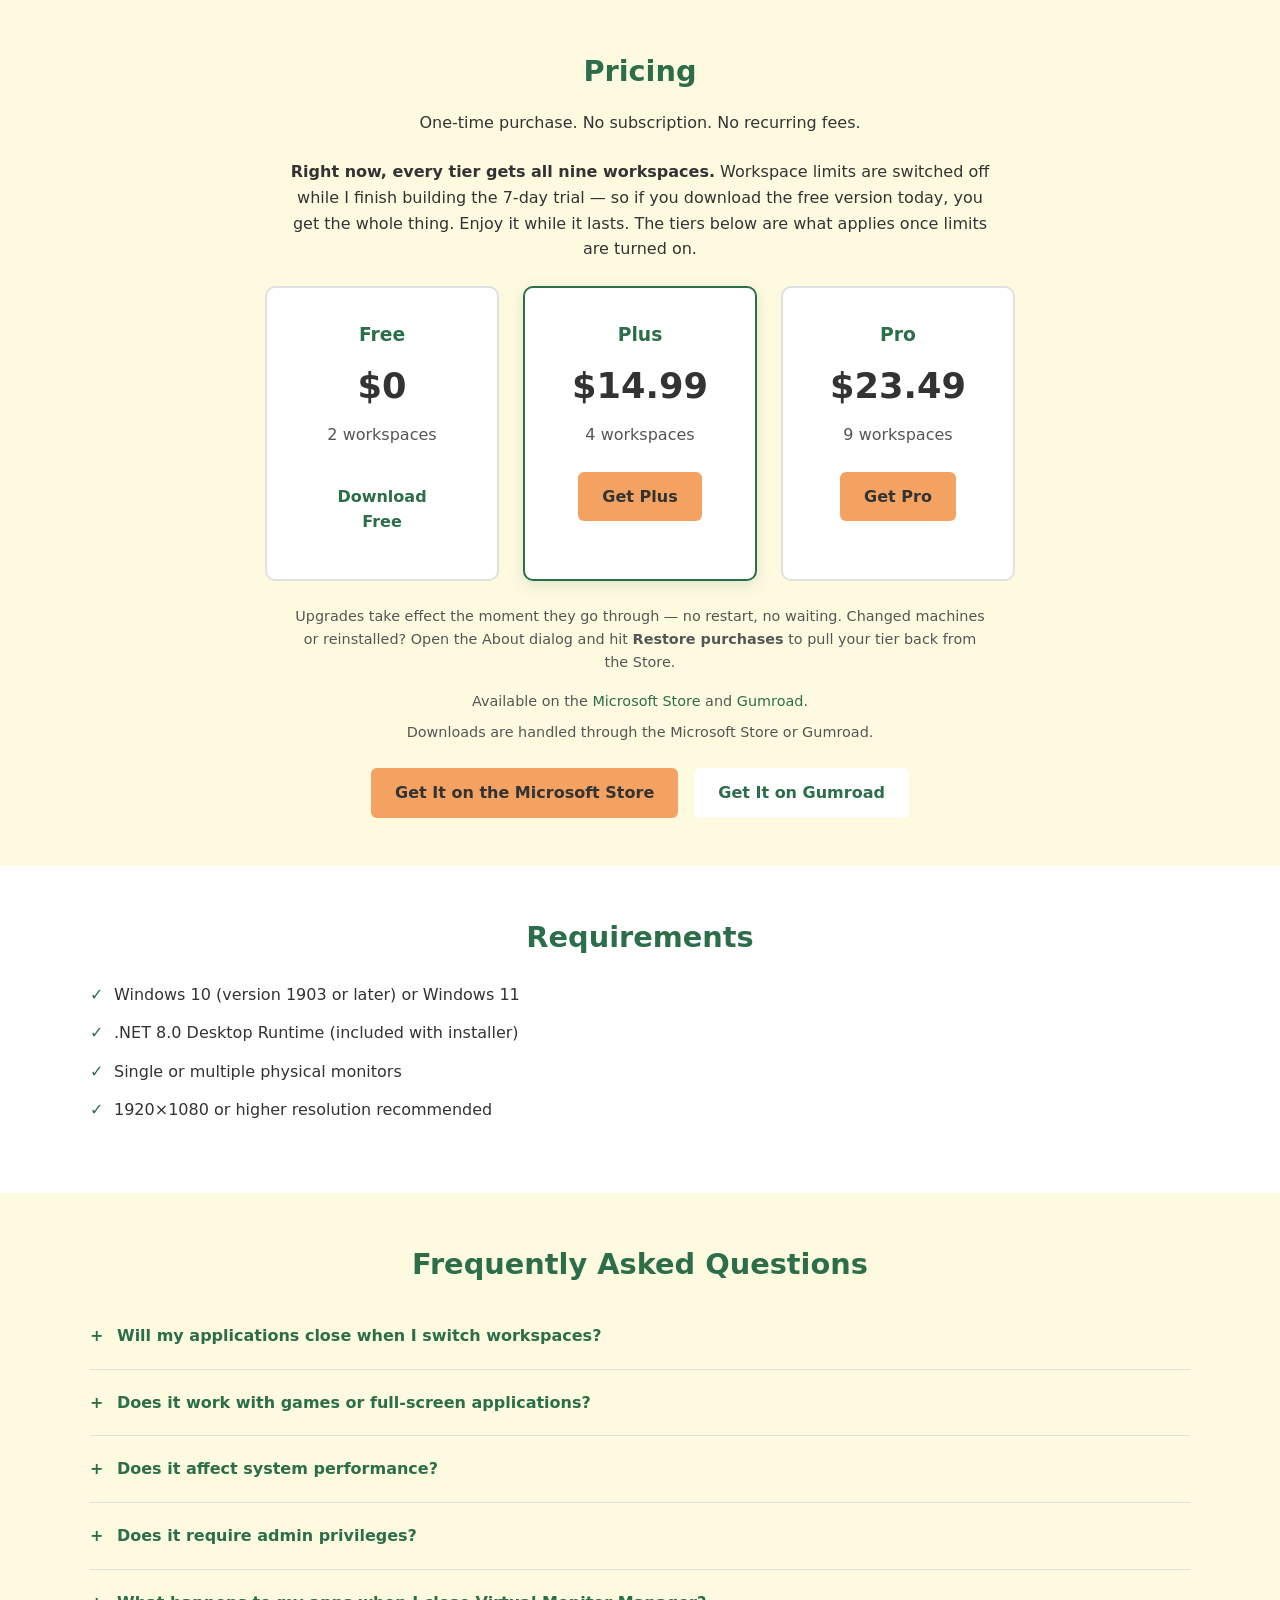
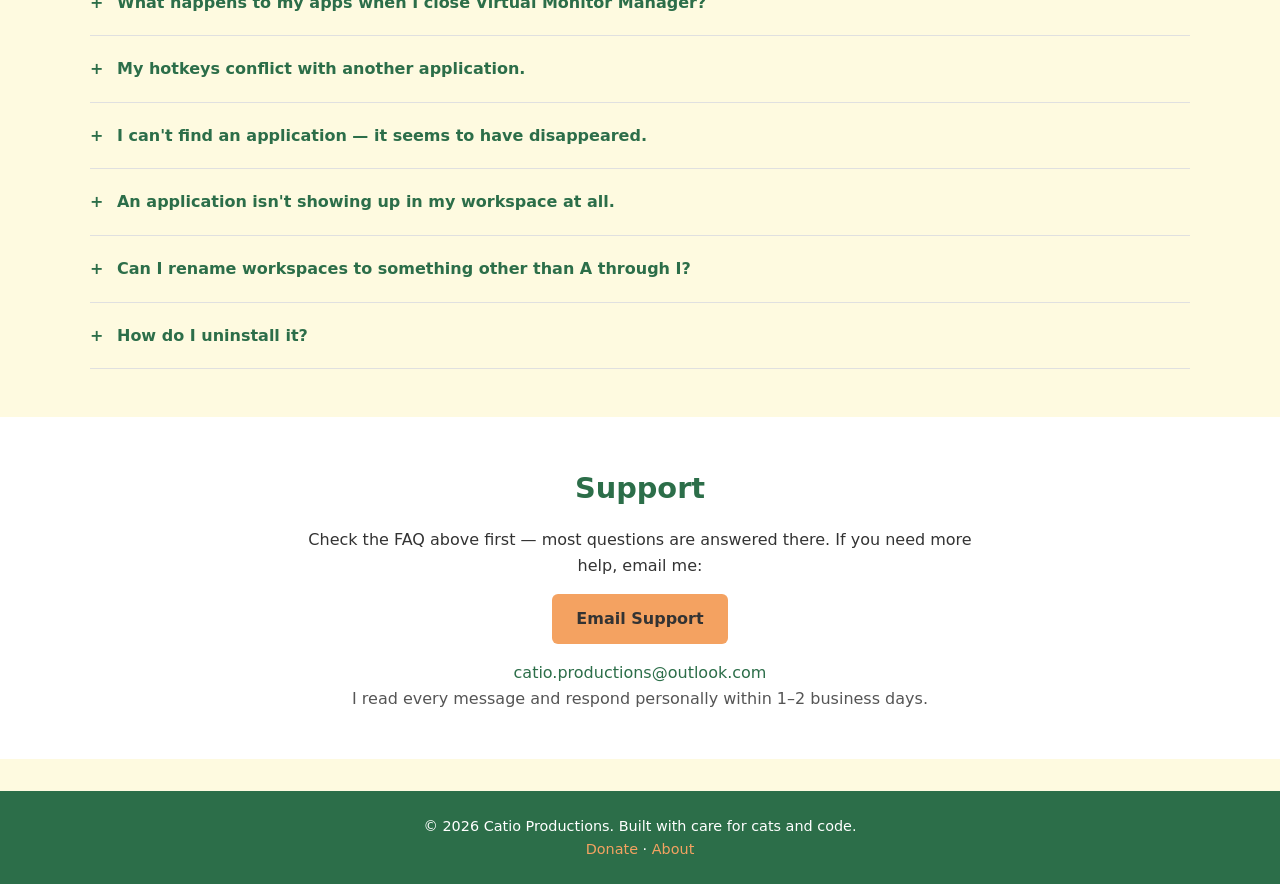
<file: apps/virtual-monitor-manager.html>
<!DOCTYPE html>
<html lang="en">
<head>
  <meta charset="UTF-8">
  <meta name="viewport" content="width=device-width, initial-scale=1.0">
  <title>Virtual Monitor Manager — Catio Productions</title>
  <link rel="stylesheet" href="../css/style.css">
</head>
<body>

  <header class="site-header">
    <div class="container">
      <a href="/" class="logo">🐱 Catio Productions</a>
      <button class="nav-toggle" aria-label="Toggle navigation" onclick="document.querySelector('.site-nav').classList.toggle('open')">☰</button>
      <nav class="site-nav">
        <ul>
          <li><a href="/">Home</a></li>
          <li><a href="/apps/">Apps</a></li>
          <li><a href="/rescue/">Rescue</a></li>
          <li><a href="/about.html">About</a></li>
        </ul>
      </nav>
    </div>
  </header>

  <main>
    <!-- Hero -->
    <section class="hero">
      <h1>Virtual Monitor Manager</h1>
      <p>Up to nine independent virtual workspaces on each physical monitor. Like having multiple monitors — using just one screen.</p>
      <div class="hero-buttons">
        <a href="#pricing" class="btn btn-primary">Get It</a>
        <a href="#how-it-works" class="btn btn-secondary">See How It Works</a>
      </div>
    </section>

    <!-- What It Is -->
    <section class="section">
      <div class="container">
        <h2>What Is Virtual Monitor Manager?</h2>
        <p>Virtual Monitor Manager turns your physical monitors into up to nine independent virtual workspaces per screen. Each workspace behaves like a separate physical monitor — applications open on it, stay on it, hide when you leave, and reappear when you return. Nothing closes, nothing restarts. Switching is nearly instantaneous and your layout is always preserved.</p>
        <p style="margin-top: 1rem;">This isn't a virtual desktop in the traditional sense. It takes Windows Desktops to the next level — keeping all your applications running in the exact state you left them.</p>
      </div>
    </section>

    <!-- How It Works -->
    <section id="how-it-works" class="section" style="background: var(--color-white);">
      <div class="container">
        <h2>The Workspace Grid</h2>
        <p>When Virtual Monitor Manager launches, a compact grid appears on your screen — your workspace navigator. The default is a 3&times;3 layout with nine cells labeled A through I:</p>

        <div class="grid-diagram">
          <div class="grid-cell">A</div>
          <div class="grid-cell active">B</div>
          <div class="grid-cell">C</div>
          <div class="grid-cell">D</div>
          <div class="grid-cell">E</div>
          <div class="grid-cell">F</div>
          <div class="grid-cell">G</div>
          <div class="grid-cell">H</div>
          <div class="grid-cell">I</div>
        </div>

        <p style="margin-top: 1rem;">Cells show you what's happening at a glance — active workspaces are bright with a white border, occupied workspaces have a dim blue border, and empty ones fade into the background. Workspace B, top-center, is home — it's the one you land on when the app starts. Hover any cell for a tooltip with that workspace's name. Drag the grid to any corner of your screen. Resize it or minimize it completely. Both position and size are saved automatically.</p>

        <p style="margin-top: 1rem;">One thing worth knowing up front: the grid is semi-transparent, but it's a real window sitting on top of everything else. Anything directly underneath it can't be clicked until you move it. That's why I'd park it in a corner — somewhere it covers as little of your actual work as possible.</p>

        <div class="video-container">
          <div class="video-placeholder">Grid overview video coming soon</div>
        </div>
      </div>
    </section>

    <!-- Switching Workspaces -->
    <section class="section">
      <div class="container">
        <h2>Four Ways to Switch Workspaces</h2>
        <div class="card-grid">
          <div class="card">
            <h3>Click the Grid</h3>
            <p>Left-click any cell to jump directly to that workspace. The active cell flashes briefly to confirm the switch.</p>
            <div class="video-container">
              <div class="video-placeholder">Click switching video coming soon</div>
            </div>
          </div>
          <div class="card">
            <h3>Mouse Edge Navigation</h3>
            <p>Move your cursor to the screen edge and hold. Virtual Monitor Manager detects the direction and switches to the adjacent workspace — just like sliding your mouse to another physical monitor. Dwell time is configurable (200–2000ms) to prevent accidental switches.</p>
            <div class="video-container">
              <div class="video-placeholder">Edge switching video coming soon</div>
            </div>
          </div>
          <div class="card">
            <h3>Keyboard Hotkeys</h3>
            <p>Ctrl+Alt+A through I switches directly to any workspace. The letter matches the label — no memorization needed. Modifier keys are configurable (Ctrl+Alt, Ctrl+Shift, or Alt+Shift).</p>
            <p style="margin-top: 0.75rem;">On multi-monitor setups, tap the letter twice for the second monitor, three times for the third.</p>
            <div class="video-container">
              <div class="video-placeholder">Hotkey switching video coming soon</div>
            </div>
          </div>
          <div class="card">
            <h3>Peek — Shift+Click</h3>
            <p>Hold Shift and left-click any cell to glance at that workspace without committing. <strong>Release the mouse first</strong> to snap back to where you were — your cursor is still in the app you were typing in, so just keep typing. <strong>Release Shift first</strong> to stay on the new workspace.</p>
            <p style="margin-top: 0.75rem;">The fastest way to check a reference, a chat, or an email without losing your place.</p>
            <div class="video-container">
              <div class="video-placeholder">Peek demo video coming soon</div>
            </div>
          </div>
        </div>
      </div>
    </section>

    <!-- Cursor Focus Preservation -->
    <section class="section" style="background: var(--color-white);">
      <div class="container">
        <h2>Your Typing Rhythm Never Breaks</h2>
        <p>When you switch away from a workspace and come back, the app you were last typing in is automatically refocused. Your cursor is exactly where you left it — no clicking back into the app, no breaking your train of thought.</p>
        <p style="margin-top: 1rem;">It works the same way whether you switch by click, hotkey, edge navigation, or peek. Each workspace remembers its own "last typed in" app independently. Draft a message on B, hotkey to D to glance at a reference, hotkey back to B, and continue typing immediately. Hop between workspaces all day without ever clicking back into an app.</p>
        <p style="margin-top: 1rem;">This is the heart of how Virtual Monitor Manager minimizes workflow disruption: glance at what you need, then return.</p>
        <div class="video-container">
          <div class="video-placeholder">Cursor focus preservation video coming soon</div>
        </div>
      </div>
    </section>

    <!-- Managing Apps -->
    <section class="section">
      <div class="container">
        <h2>Managing Applications</h2>
        <div class="card-grid">
          <div class="card">
            <h3>Apps Stay Where You Put Them</h3>
            <p>Launch apps normally — they open on whichever workspace is active. When you switch away, they hide. When you return, they reappear in the exact same state and position. One exception: an app you left minimized stays minimized when you come back — it won't pop itself open.</p>
          </div>
          <div class="card">
            <h3>Move Apps Between Workspaces</h3>
            <p>Drag a window toward a screen edge to reassign it to the adjacent workspace. Or right-click any window's title bar for a workspace list — pick a destination and it moves instantly.</p>
          </div>
          <div class="card">
            <h3>Pin Apps to a Workspace</h3>
            <p>Right-click an app's title bar and pick "Always open on" → workspace. Pin your browser to I, your email to E — every launch lands where it belongs, even if you're looking at a different workspace at the time, and a brief toast confirms where it went. Pins are saved by process name and persist across sessions.</p>
            <p style="margin-top: 0.75rem;">Change layouts and your pins come with you. A pin whose workspace still exists in the new layout keeps working; one whose workspace is gone falls back to the current workspace for now, and starts working again the moment you switch back to a layout that has it.</p>
            <div class="video-container">
              <div class="video-placeholder">Pinning demo video coming soon</div>
            </div>
          </div>
          <div class="card">
            <h3>Ctrl+Click — Power Move</h3>
            <p>Click the window you want to move, then Ctrl+click any cell on any grid — including a grid on a different physical monitor. The window jumps there immediately. The fastest way to relocate a window across screens, and the one that still works when a window's title bar is hidden or awkward to reach.</p>
            <div class="video-container">
              <div class="video-placeholder">Ctrl+click cross-monitor video coming soon</div>
            </div>
          </div>
          <div class="card">
            <h3>Clean Exit</h3>
            <p>When Virtual Monitor Manager exits, all tracked applications are released and restored to their normal on-screen positions. Nothing is closed. Your work is preserved. If a window's position can't be read on the way out, it gets minimized rather than parked off-screen — recoverable either way.</p>
          </div>
          <div class="card">
            <h3>When Things Go Wrong</h3>
            <p>Hard crash, power cut, blue screen — if a window ends up stranded off-screen, the next launch finds it and pulls it back, and tells you it did. Your settings and pins are written the safe way too: a crash mid-save can't leave you with a truncated file and a reset config. None of this is something you should ever have to think about, which is the point.</p>
          </div>
        </div>
      </div>
    </section>

    <!-- Multi-Monitor -->
    <section class="section" style="background: var(--color-white);">
      <div class="container">
        <h2>Multi-Monitor Support</h2>
        <p>On multi-monitor systems, each physical screen gets its own independent workspace grid. Switch workspaces on one screen without affecting the others. Use Ctrl+click on a secondary monitor's grid to move the focused window to any workspace on that screen.</p>
        <p style="margin-top: 1rem;">Hotkeys work across monitors too — tap a hotkey once for the primary monitor, twice for the second, three times for the third.</p>
        <p style="margin-top: 1rem;">Want all monitors to switch together? Enable <strong>Mirror mode</strong> in Settings and every screen switches to the same workspace simultaneously.</p>
        <p style="margin-top: 1rem;">The inner edges where your monitors meet stay open, so your cursor crosses between screens the way it always has. To get back to an adjacent workspace, rest the cursor in one of the corner zones at either end of that edge — and if those zones feel too big or too easy to miss, resize them with <strong>Corner Catch Size</strong> in Settings.</p>
        <p style="margin-top: 1rem; color: var(--color-text-light); font-size: 0.95rem;">Fair warning: multi-monitor support is still in active development. It ships in this release and it's fully usable — I run it daily — but there are edge cases I haven't caught yet. If you hit one, tell me and it goes to the top of the list.</p>

        <div class="video-container">
          <div class="video-placeholder">Multi-monitor demo video coming soon</div>
        </div>
      </div>
    </section>

    <!-- Taskbar & Tray -->
    <section class="section">
      <div class="container">
        <h2>Always-On Workspace Indicator</h2>
        <p>The Virtual Monitor Manager taskbar button shows the letter of your currently active workspace (A–I) on your <strong>primary monitor</strong>. Each switch alternates the background between deep blue and deep orange — instant at-a-glance confirmation, even when the grid is out of your line of sight.</p>
        <p style="margin-top: 1rem;">A system tray icon (next to the clock) keeps the app accessible even with the grid minimized: left-click to restore, right-click for Settings, Minimize, and Exit.</p>
      </div>
    </section>

    <!-- Settings -->
    <section class="section" style="background: var(--color-white);">
      <div class="container">
        <h2>Settings</h2>
        <p>Right-click any grid cell or the system tray icon to open Settings. Every change takes effect immediately — no Apply button needed.</p>
        <ul class="feature-list">
          <li><strong>Layout</strong> — Choose from 2 to 9 workspaces</li>
          <li><strong>Grid Opacity</strong> — Adjust transparency so the grid fits your workflow</li>
          <li><strong>Theme</strong> — Light, Dark, or Auto (follows your Windows setting)</li>
          <li><strong>Edge Hold Time</strong> — 200ms to 2000ms dwell time for edge switching (default 500ms)</li>
          <li><strong>Corner Catch Size</strong> — Control multi-monitor corner zone size (5%–50%)</li>
          <li><strong>Start with Windows</strong> — Launch automatically at login</li>
          <li><strong>Mouse Edge Switching</strong> — Enable/disable, or toggle instantly with Ctrl+Alt+M</li>
          <li><strong>Mirror All Monitors</strong> — Sync all screens to the same workspace simultaneously</li>
          <li><strong>Show Pin Placement Notifications</strong> — Toggle the brief toast that appears when a pinned app launches</li>
          <li><strong>Show Secondary Monitor Panels</strong> — Hide or restore grid panels on secondary monitors</li>
          <li><strong>Hotkey Modifiers</strong> — Choose Ctrl+Alt, Ctrl+Shift, or Alt+Shift</li>
        </ul>
        <p style="margin-top: 1rem; color: var(--color-text-light); font-size: 0.95rem;">Settings are saved to <code>%AppData%\Virtual Monitor Manager\settings.json</code> and persist across sessions.</p>
      </div>
    </section>

    <!-- Keyboard Shortcuts -->
    <section class="section">
      <div class="container">
        <h2>Keyboard Shortcuts</h2>
        <p>The letter key always matches the workspace label, so there's nothing to memorize. Change the modifier combination in Settings if it collides with something else you use.</p>
        <div class="shortcut-table">
          <table>
            <thead>
              <tr>
                <th>Shortcut</th>
                <th>Action</th>
              </tr>
            </thead>
            <tbody>
              <tr><td>Ctrl + Alt + A</td><td>Workspace A (top-left)</td></tr>
              <tr><td>Ctrl + Alt + B</td><td>Workspace B (top-center, home)</td></tr>
              <tr><td>Ctrl + Alt + C</td><td>Workspace C (top-right)</td></tr>
              <tr><td>Ctrl + Alt + D</td><td>Workspace D (middle-left)</td></tr>
              <tr><td>Ctrl + Alt + E</td><td>Workspace E (center)</td></tr>
              <tr><td>Ctrl + Alt + F</td><td>Workspace F (middle-right)</td></tr>
              <tr><td>Ctrl + Alt + G</td><td>Workspace G (bottom-left)</td></tr>
              <tr><td>Ctrl + Alt + H</td><td>Workspace H (bottom-center)</td></tr>
              <tr><td>Ctrl + Alt + I</td><td>Workspace I (bottom-right)</td></tr>
              <tr><td>Tap twice / three times</td><td>Target the second or third monitor instead of the primary</td></tr>
              <tr><td>Ctrl + Alt + M</td><td>Toggle mouse edge navigation on or off</td></tr>
            </tbody>
          </table>
        </div>
        <p style="margin-top: 1rem; color: var(--color-text-light); font-size: 0.95rem;">Modifier options are <strong>Ctrl+Alt</strong> (default), <strong>Ctrl+Shift</strong>, or <strong>Alt+Shift</strong>. Ctrl+Alt+M is fixed and isn't affected by that setting. Workspace letters can't be reassigned.</p>
      </div>
    </section>

    <!-- Best Practices -->
    <section class="section" style="background: var(--color-white);">
      <div class="container">
        <h2>Best Practices</h2>
        <p>Tips from how I use Virtual Monitor Manager day to day. I'll add to this list as I find more — and as users send in their own.</p>
        <ul class="feature-list" style="margin-top: 1rem;">
          <li><strong>Pin your most-used apps.</strong> Right-click the title bar and pin them to a specific workspace. They'll always launch where they belong, no matter which workspace you're on at the time.</li>
          <li><strong>Use the fewest workspaces you need.</strong> Two or four well-organized workspaces beat nine half-used ones. Bump up the layout only when you actually run out of room.</li>
          <li><strong>One app per workspace, maximized.</strong> The cleanest setup. Each workspace becomes a focused workstation for one task.</li>
          <li><strong>If you need more than one app on a workspace, size them so you can see all of them at once.</strong> Avoid stacking — workspaces aren't meant to replace alt-tab.</li>
          <li><strong>Keep one workspace empty.</strong> An unused workspace gives you instant access to the desktop without minimizing anything.</li>
          <li><strong>Turn off edge detection and learn the hotkeys.</strong> Edge switching was the original way to change workspaces, but it's prone to accidental switches. Hotkeys (Ctrl+Alt+A through I) are faster and more reliable. Toggle edge switching off with Ctrl+Alt+M.</li>
        </ul>
        <p style="margin-top: 1.5rem; color: var(--color-text-light); font-size: 0.95rem;">Got a tip that works for you? Send it in — I'd love to add it here.</p>
      </div>
    </section>

    <!-- Known Limitations -->
    <section class="section">
      <div class="container">
        <h2>Known Limitations</h2>

        <h3 style="margin-top: 1rem;">Apps That Fight Back</h3>
        <p>A small number of applications aggressively manage their own window position and visibility. Virtual Monitor Manager can still track and switch them, but the transition may look a little less polished than with a well-behaved app — a brief flicker, a redraw, or a window that briefly snaps back before settling.</p>
        <p style="margin-top: 1rem;">Known fighters:</p>
        <ul class="feature-list" style="margin-top: 0.5rem;">
          <li>Visual Studio Code</li>
        </ul>
        <p style="margin-top: 1rem; color: var(--color-text-light); font-size: 0.95rem;">If you run into an app that behaves oddly during a workspace switch, let me know and I'll add it here.</p>

        <h3 style="margin-top: 2rem;">Apps We Can't Capture</h3>
        <p>Some windows can't be tracked at all. This is a Windows security boundary — Virtual Monitor Manager runs as a standard user app, so anything running with elevated privileges is off-limits.</p>
        <ul class="feature-list" style="margin-top: 0.5rem;">
          <li>Task Manager</li>
          <li>Resource Monitor</li>
          <li>Device Manager</li>
          <li>Registry Editor</li>
          <li>Any application launched as administrator</li>
          <li>Exclusive full-screen games (run them in borderless-windowed mode instead)</li>
        </ul>
      </div>
    </section>

    <!-- vs Windows Virtual Desktops -->
    <section class="section" style="background: var(--color-white);">
      <div class="container">
        <h2>How Is This Different from Windows Virtual Desktops?</h2>
        <div class="comparison-table">
          <table>
            <thead>
              <tr>
                <th></th>
                <th>Virtual Monitor Manager</th>
                <th>Windows Virtual Desktops</th>
              </tr>
            </thead>
            <tbody>
              <tr>
                <td>Switching</td>
                <td>Edge-based — feels like sliding to a real monitor</td>
                <td>Win+Tab overlay or keyboard shortcut</td>
              </tr>
              <tr>
                <td>Taskbar</td>
                <td>Apps visible across all workspaces</td>
                <td>Apps only on their assigned desktop</td>
              </tr>
              <tr>
                <td>Per-monitor</td>
                <td>Each monitor gets its own independent grid</td>
                <td>All monitors share the same desktop</td>
              </tr>
              <tr>
                <td>Workspaces</td>
                <td>Up to 9 per monitor</td>
                <td>Unlimited but shared across all monitors</td>
              </tr>
              <tr>
                <td>App State</td>
                <td>Apps hidden/shown — never closed or minimized</td>
                <td>Apps minimized or moved between desktops</td>
              </tr>
            </tbody>
          </table>
        </div>
      </div>
    </section>

    <!-- Pricing -->
    <section id="pricing" class="section">
      <div class="container" style="text-align: center;">
        <h2>Pricing</h2>
        <p style="margin: 0 auto 1.5rem;">One-time purchase. No subscription. No recurring fees.</p>
        <p style="margin: 0 auto 1.5rem; max-width: 700px;"><strong>Right now, every tier gets all nine workspaces.</strong> Workspace limits are switched off while I finish building the 7-day trial — so if you download the free version today, you get the whole thing. Enjoy it while it lasts. The tiers below are what applies once limits are turned on.</p>
        <div class="pricing-grid">
          <div class="pricing-card">
            <h3>Free</h3>
            <div class="pricing-price">$0</div>
            <p>2 workspaces</p>
            <a href="https://apps.microsoft.com/store/detail/9NGZ2X05DZDT?cid=DevShareMCLPCS" class="btn btn-secondary">Download Free</a>
          </div>
          <div class="pricing-card featured">
            <h3>Plus</h3>
            <div class="pricing-price">$14.99</div>
            <p>4 workspaces</p>
            <a href="https://apps.microsoft.com/store/detail/9NGZ2X05DZDT?cid=DevShareMCLPCS" class="btn btn-primary">Get Plus</a>
          </div>
          <div class="pricing-card">
            <h3>Pro</h3>
            <div class="pricing-price">$23.49</div>
            <p>9 workspaces</p>
            <a href="https://apps.microsoft.com/store/detail/9NGZ2X05DZDT?cid=DevShareMCLPCS" class="btn btn-primary">Get Pro</a>
          </div>
        </div>
        <p class="pricing-note">Upgrades take effect the moment they go through — no restart, no waiting. Changed machines or reinstalled? Open the About dialog and hit <strong>Restore purchases</strong> to pull your tier back from the Store.</p>
        <p class="pricing-note">Available on the <a href="https://apps.microsoft.com/store/detail/9NGZ2X05DZDT?cid=DevShareMCLPCS">Microsoft Store</a> and <a href="https://catiodaddy.gumroad.com/l/ztips">Gumroad</a>.</p>
        <p class="pricing-note" style="margin-top: 0.5rem;">Downloads are handled through the Microsoft Store or Gumroad.</p>
        <div class="hero-buttons" style="margin-top: 1.5rem; justify-content: center;">
          <a href="https://apps.microsoft.com/store/detail/9NGZ2X05DZDT?cid=DevShareMCLPCS" class="btn btn-primary">Get It on the Microsoft Store</a>
          <a href="https://catiodaddy.gumroad.com/l/ztips" class="btn btn-secondary">Get It on Gumroad</a>
        </div>
      </div>
    </section>

    <!-- Requirements -->
    <section class="section" style="background: var(--color-white);">
      <div class="container">
        <h2>Requirements</h2>
        <ul class="feature-list">
          <li>Windows 10 (version 1903 or later) or Windows 11</li>
          <li>.NET 8.0 Desktop Runtime (included with installer)</li>
          <li>Single or multiple physical monitors</li>
          <li>1920&times;1080 or higher resolution recommended</li>
        </ul>
      </div>
    </section>

    <!-- FAQ -->
    <section class="section">
      <div class="container">
        <h2>Frequently Asked Questions</h2>
        <div class="faq-list">
          <details class="faq-item">
            <summary>Will my applications close when I switch workspaces?</summary>
            <p>No. Virtual Monitor Manager never closes, minimizes, or interferes with your running applications. It moves them off screen and brings them back. Every application stays in exactly the state you left it.</p>
          </details>
          <details class="faq-item">
            <summary>Does it work with games or full-screen applications?</summary>
            <p>Windowed and borderless-windowed games work normally. Exclusive full-screen games operate outside Virtual Monitor Manager's reach. Running games in borderless-windowed mode is recommended.</p>
          </details>
          <details class="faq-item">
            <summary>Does it affect system performance?</summary>
            <p>No meaningful impact. The application uses a lightweight polling timer and low-level Win32 calls. CPU and memory usage are negligible during normal operation.</p>
          </details>
          <details class="faq-item">
            <summary>Does it require admin privileges?</summary>
            <p>No. It runs as a standard user application. As a consequence, it cannot manage applications that are themselves running as administrator (Task Manager, Registry Editor, etc.).</p>
          </details>
          <details class="faq-item">
            <summary>What happens to my apps when I close Virtual Monitor Manager?</summary>
            <p>All tracked applications are released and restored to their normal on-screen positions. Nothing is closed. Your work is preserved.</p>
          </details>
          <details class="faq-item">
            <summary>My hotkeys conflict with another application.</summary>
            <p>Open Settings and change the Hotkey Modifiers option. Ctrl+Shift or Alt+Shift may not conflict where Ctrl+Alt does.</p>
          </details>
          <details class="faq-item">
            <summary>I can't find an application — it seems to have disappeared.</summary>
            <p>It's almost certainly on a different workspace. Check the grid — any cell with a medium-brightness fill has applications assigned to it. Click through those cells to find it.</p>
          </details>
          <details class="faq-item">
            <summary>An application isn't showing up in my workspace at all.</summary>
            <p>Usually one of two things. Either it's running with elevated privileges — Task Manager, Registry Editor and friends can't be tracked, which is a Windows security boundary, not a bug. Or you launched it before Virtual Monitor Manager started and it hasn't been picked up yet. Switch to another workspace and back; discovery runs continuously and will find it within a few seconds.</p>
          </details>
          <details class="faq-item">
            <summary>Can I rename workspaces to something other than A through I?</summary>
            <p>Not in this version. It's on the list for a future update.</p>
          </details>
          <details class="faq-item">
            <summary>How do I uninstall it?</summary>
            <p>Windows Settings → Apps, search for Virtual Monitor Manager, and choose Uninstall. That removes the application files. If you want it gone completely, delete <code>%AppData%\Virtual Monitor Manager</code> as well — that's where your settings live.</p>
          </details>
        </div>
      </div>
    </section>

    <!-- Support -->
    <section class="section" style="background: var(--color-white);">
      <div class="container" style="text-align: center;">
        <h2>Support</h2>
        <p>Check the FAQ above first — most questions are answered there. If you need more help, email me:</p>
        <p style="margin-top: 1rem;">
          <a href="mailto:catio.productions@outlook.com?subject=VMM%20%E2%80%94%20Support" class="btn btn-primary">Email Support</a>
        </p>
        <p style="margin-top: 1rem; color: var(--color-text-light);">
          <a href="mailto:catio.productions@outlook.com">catio.productions@outlook.com</a><br>
          I read every message and respond personally within 1–2 business days.
        </p>
      </div>
    </section>
  </main>

  <footer class="site-footer">
    <div class="container">
      <p>&copy; 2026 Catio Productions. Built with care for cats and code.</p>
      <p><a href="/rescue/donate.html">Donate</a> · <a href="/about.html">About</a></p>
    </div>
  </footer>

</body>
</html>
</file>
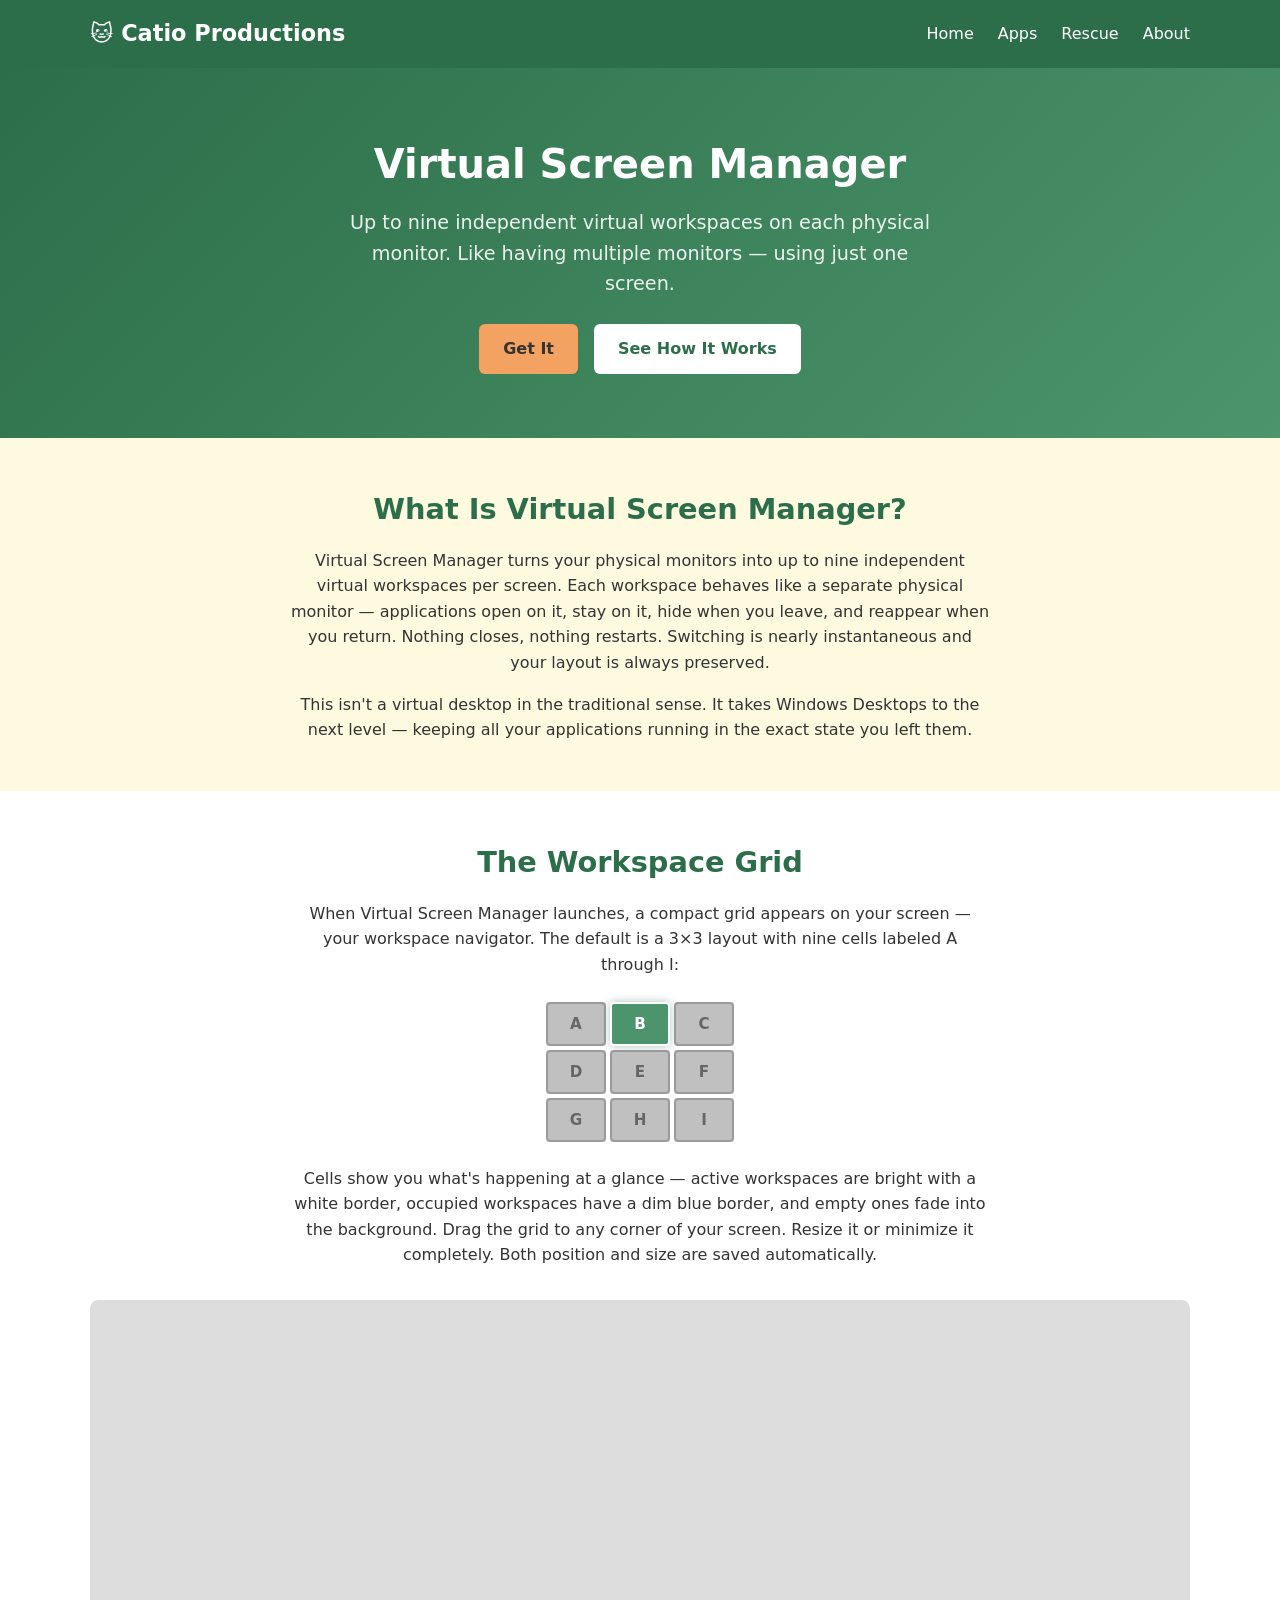
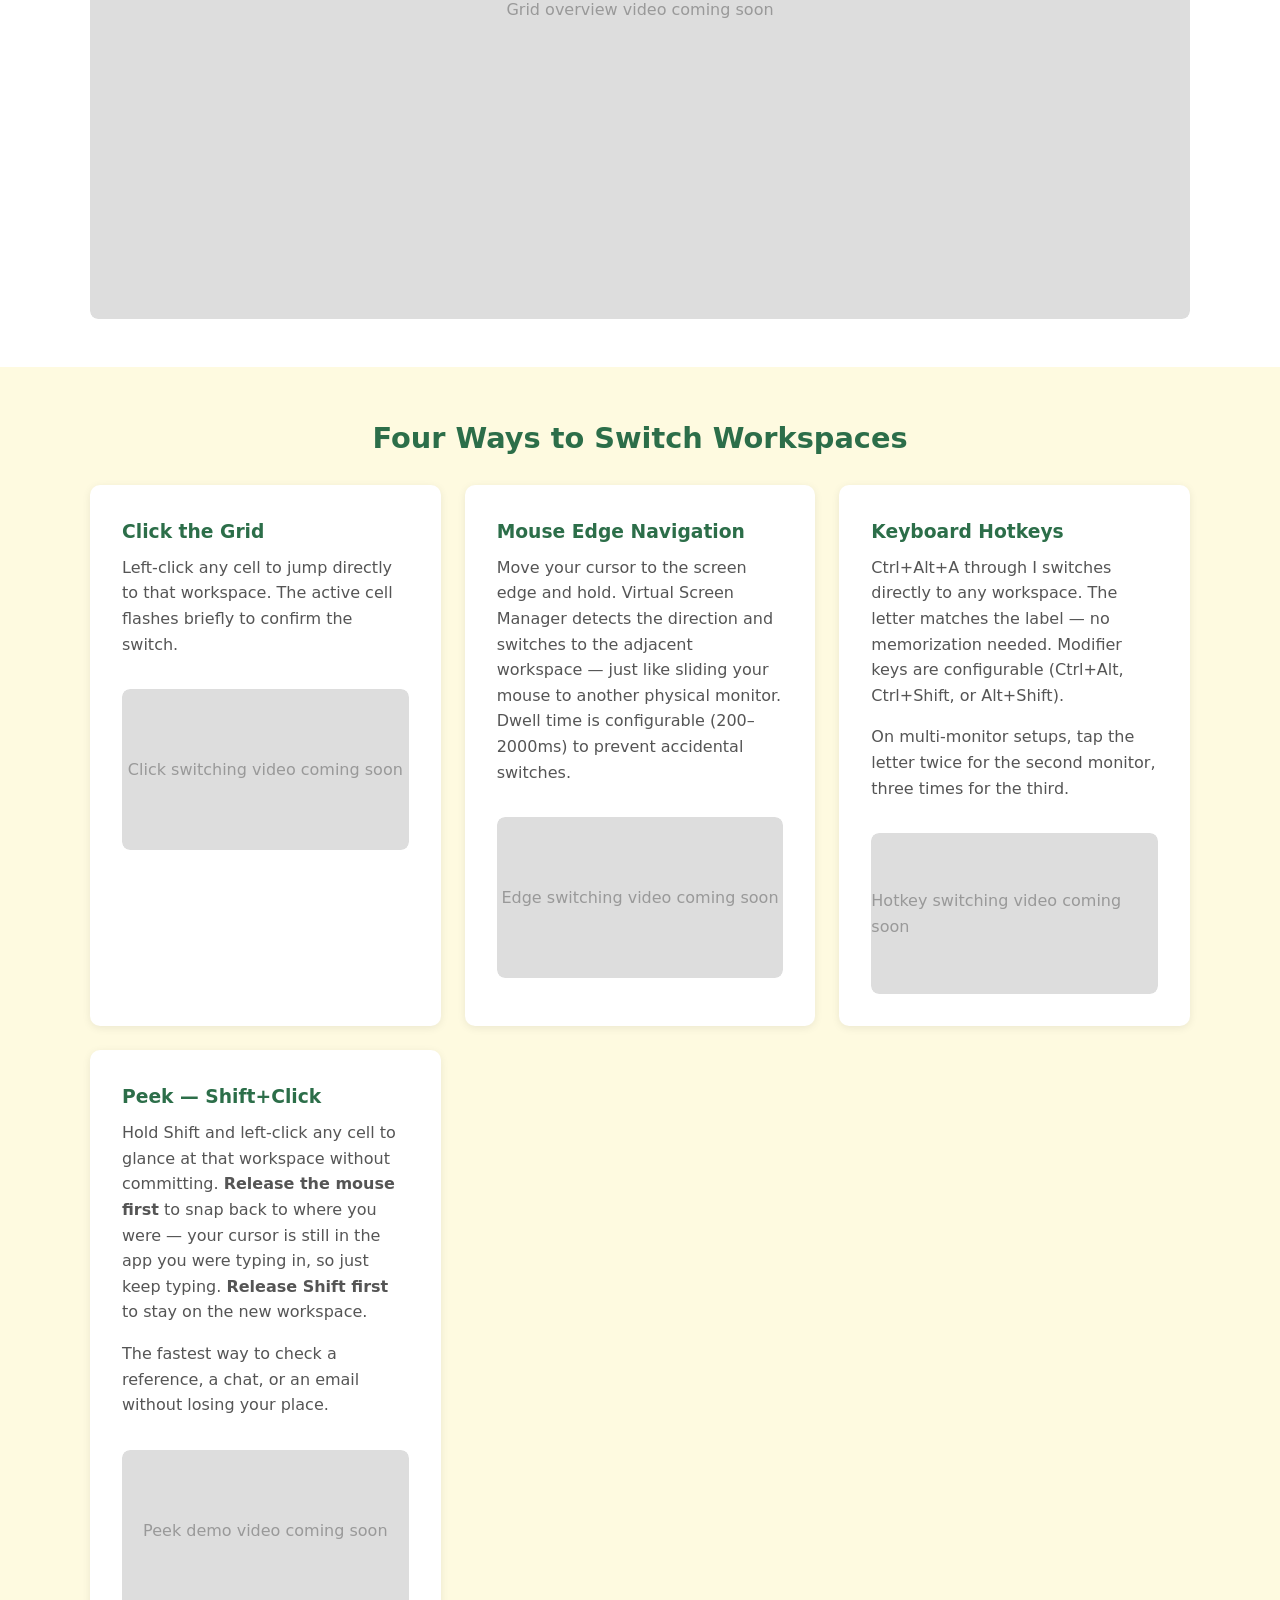
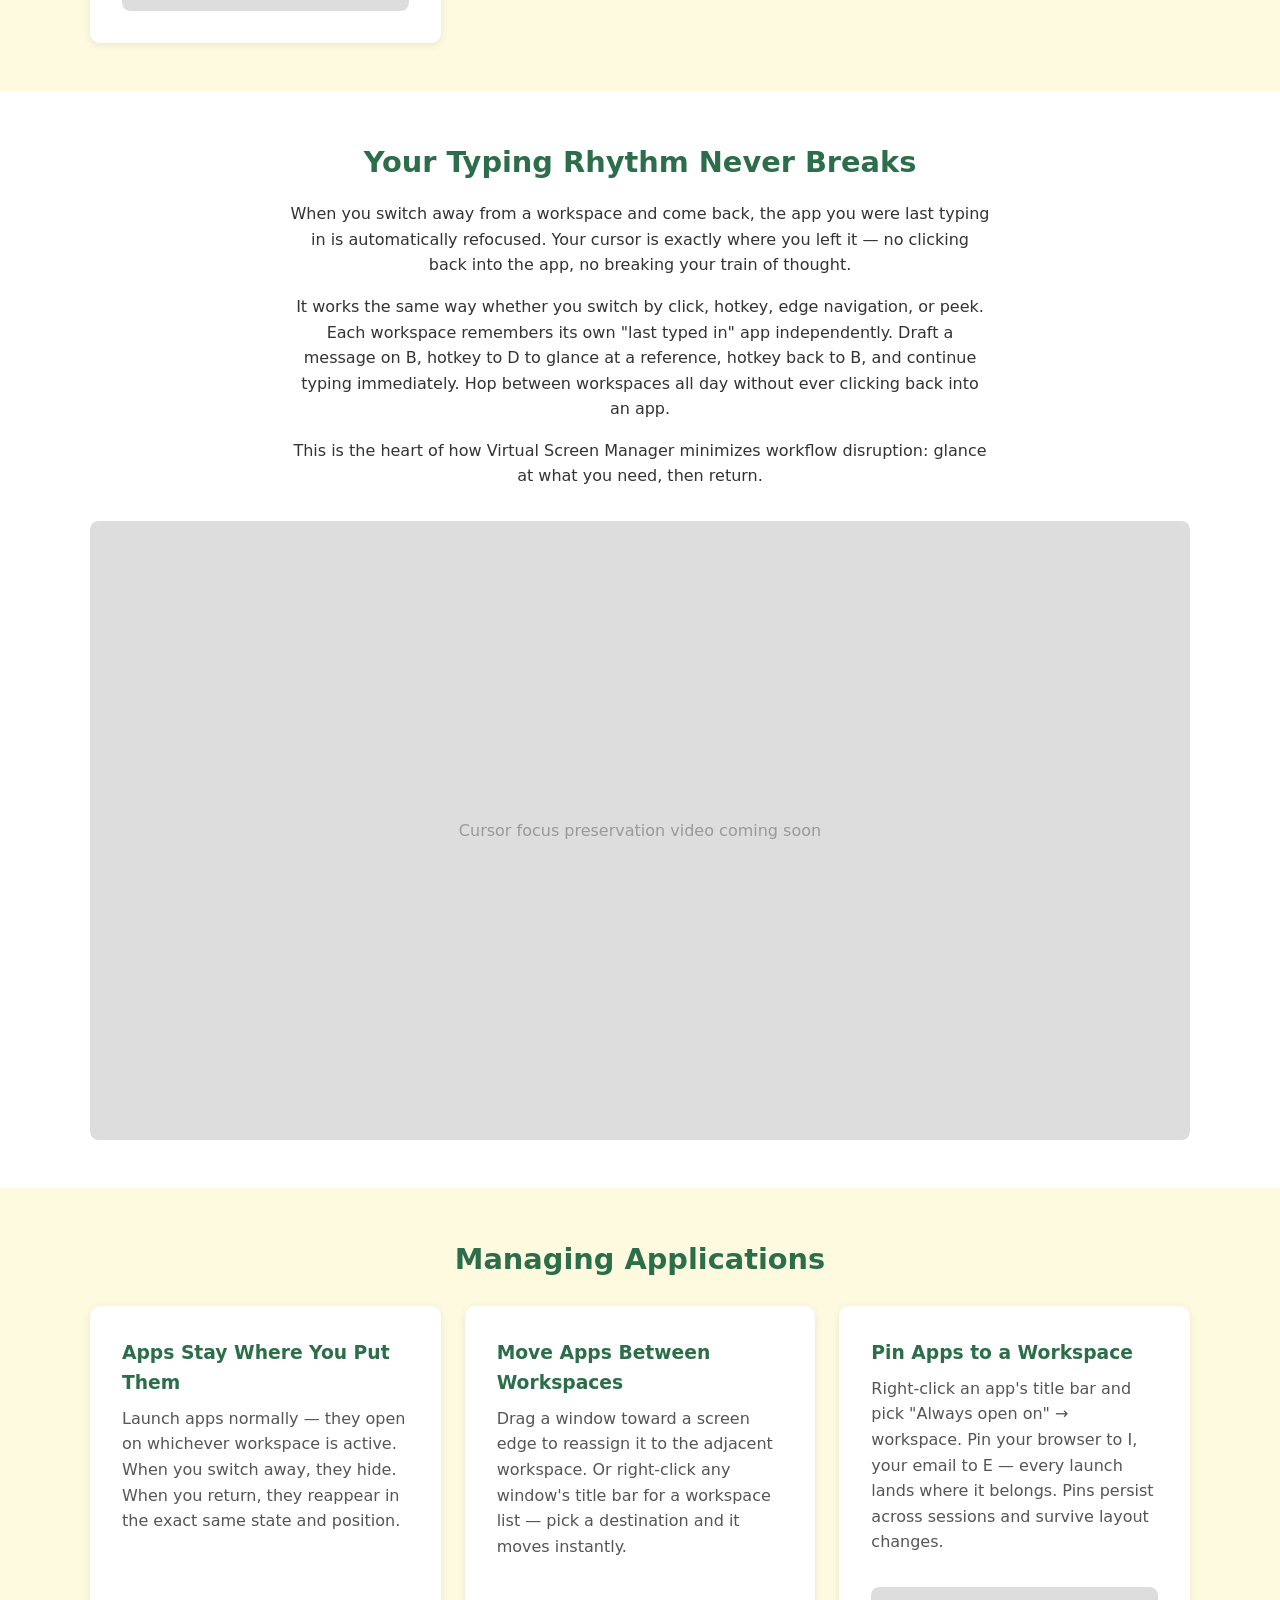
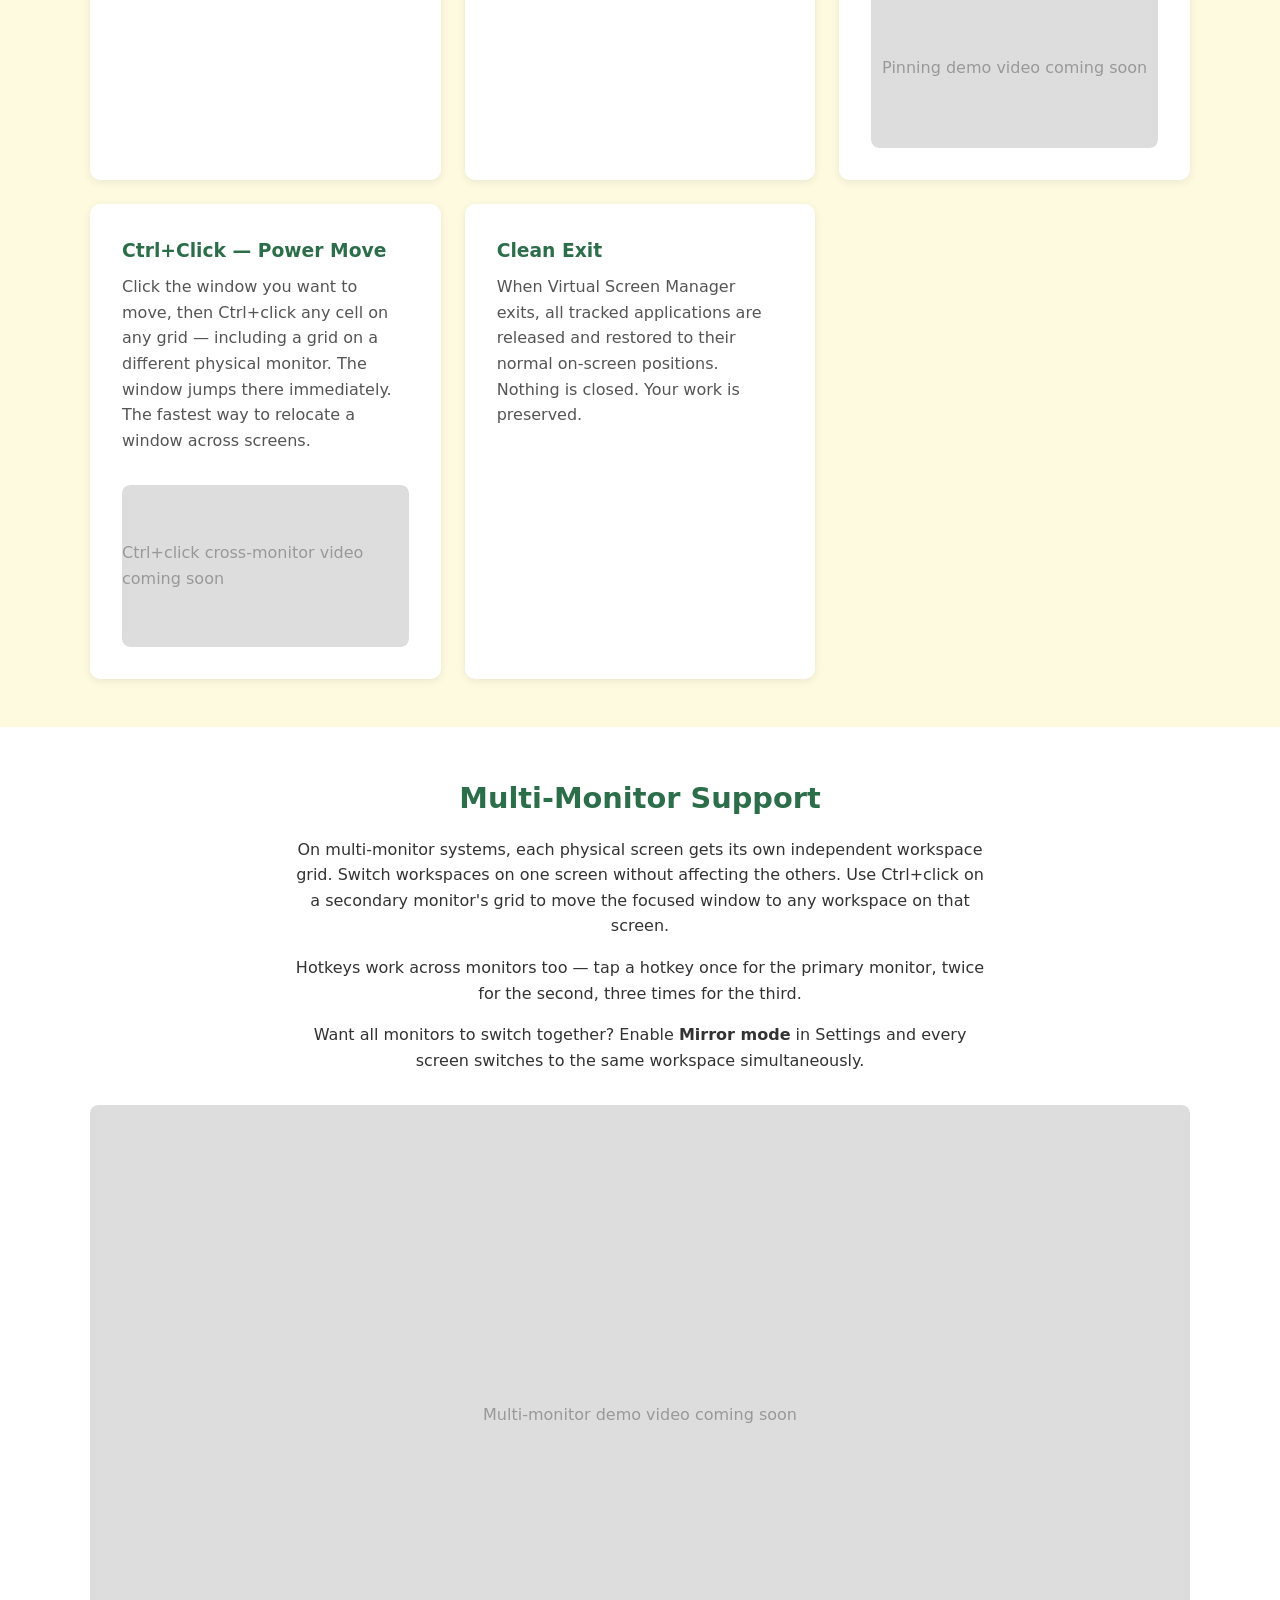
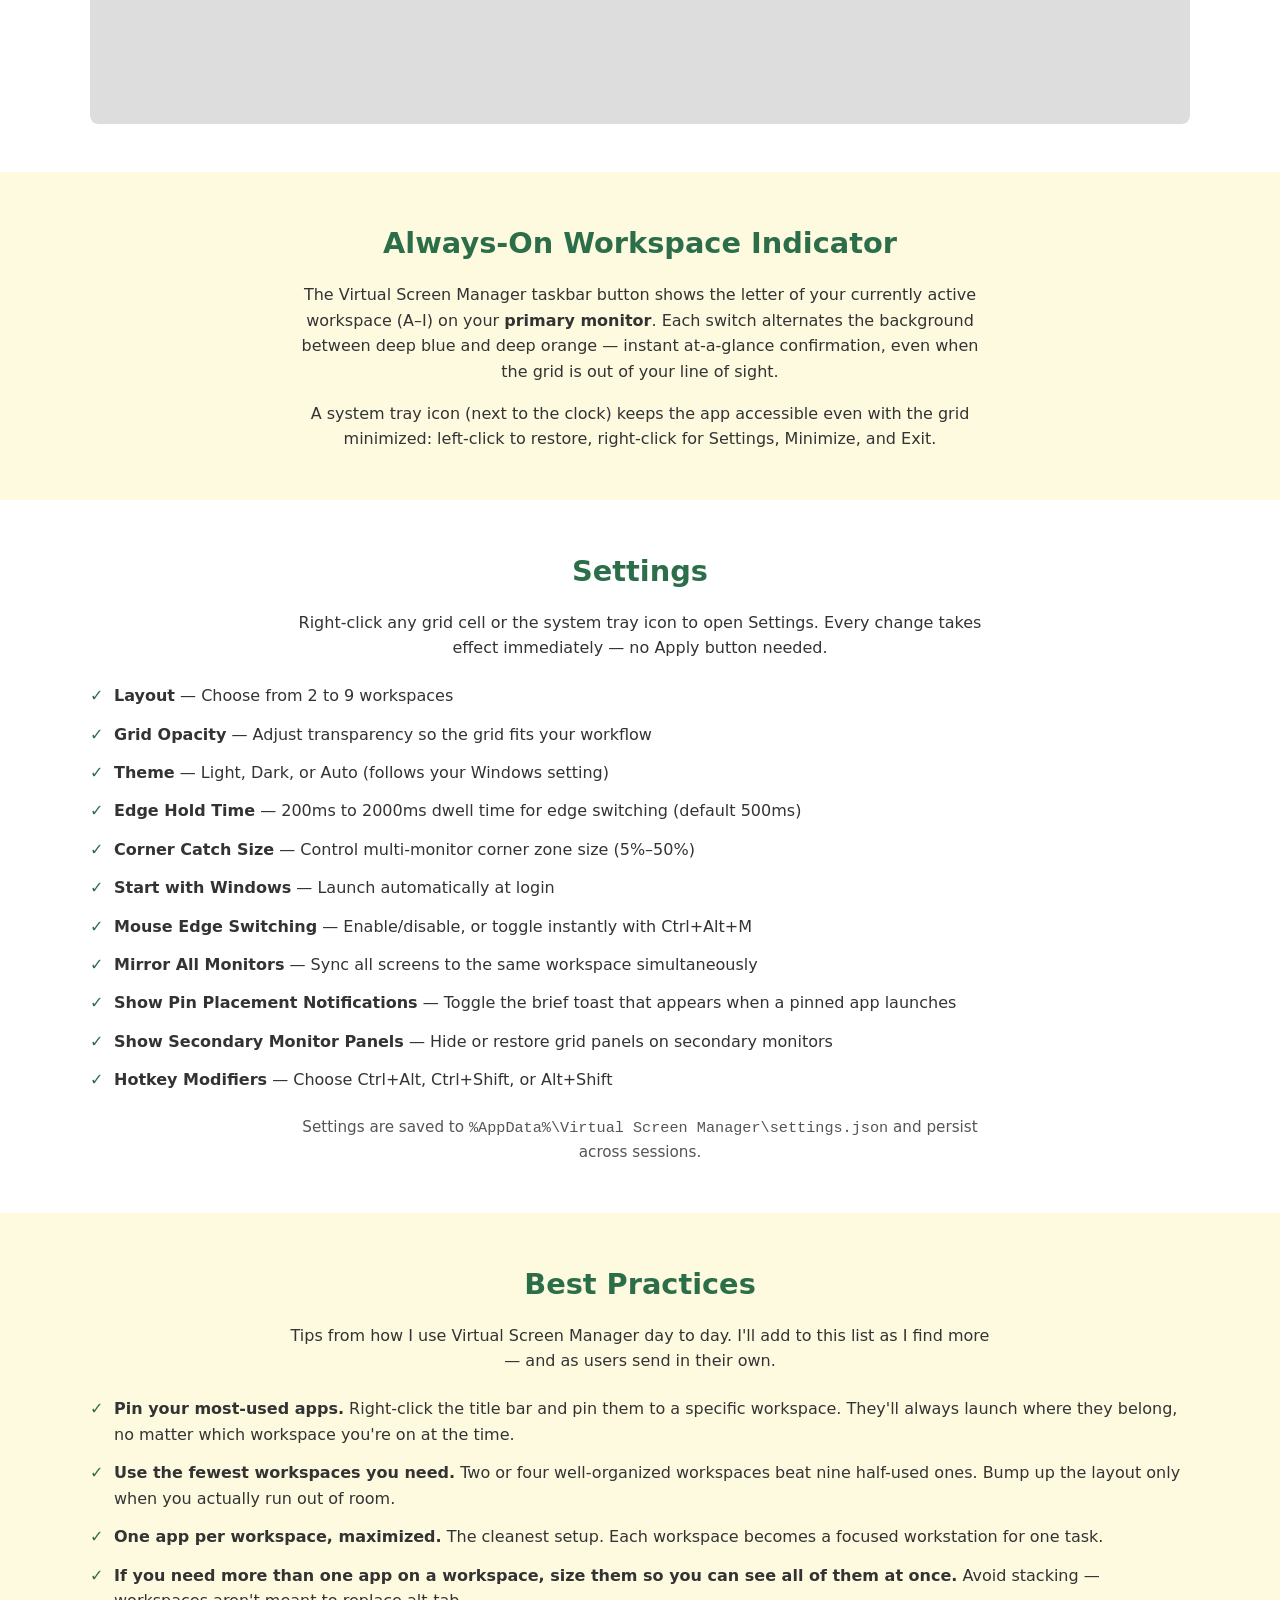
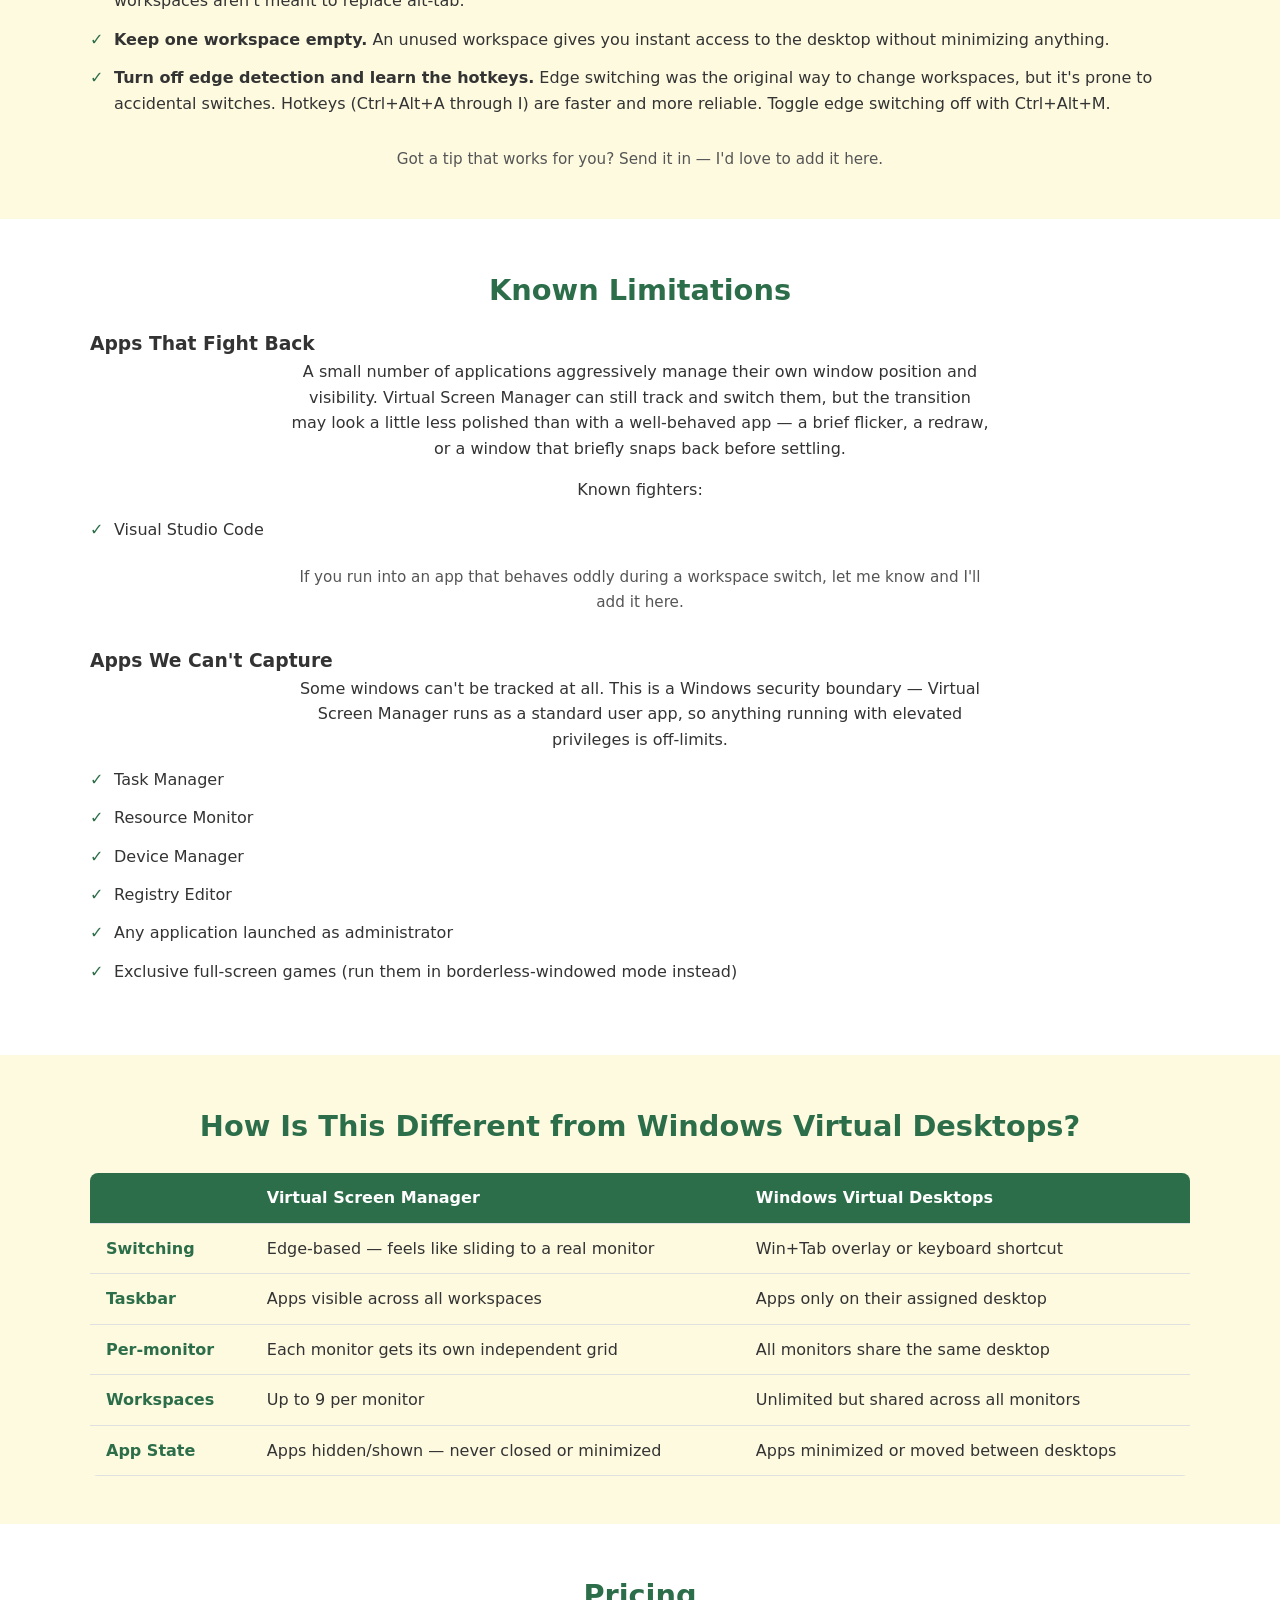
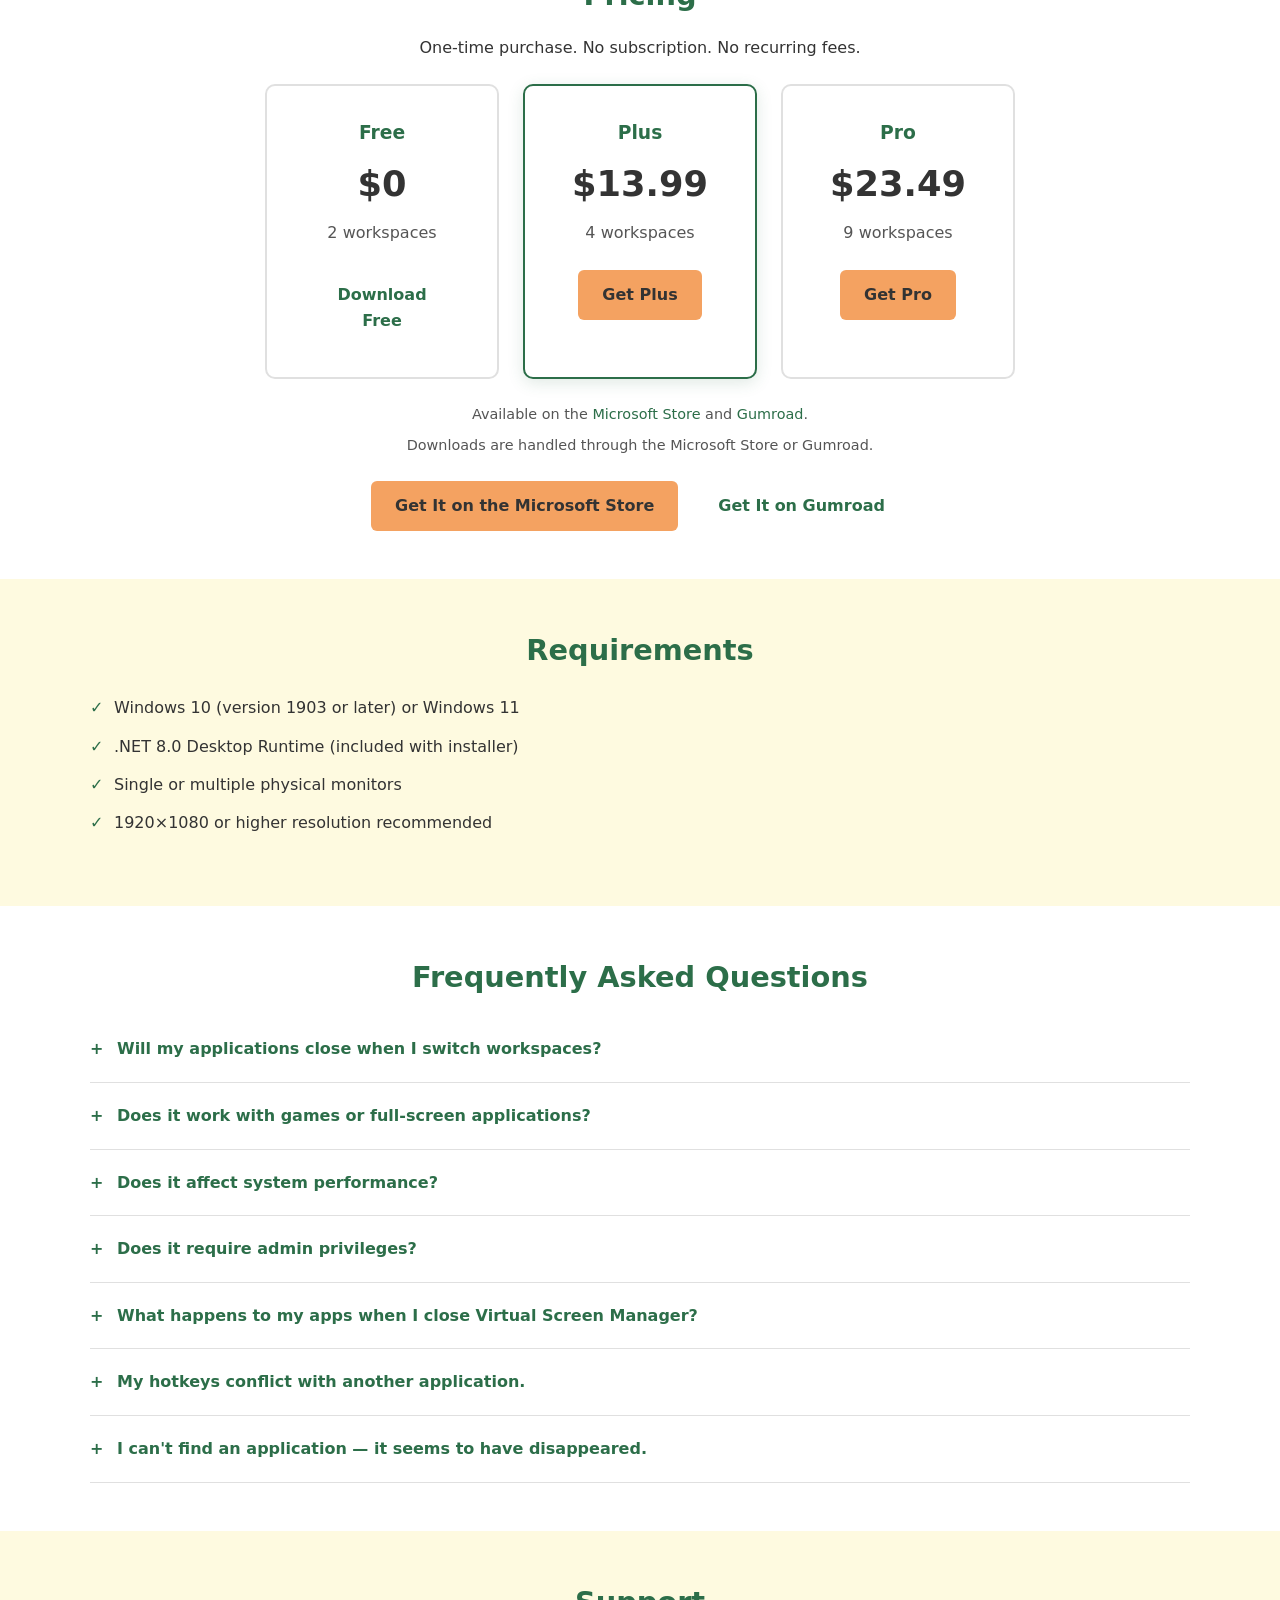
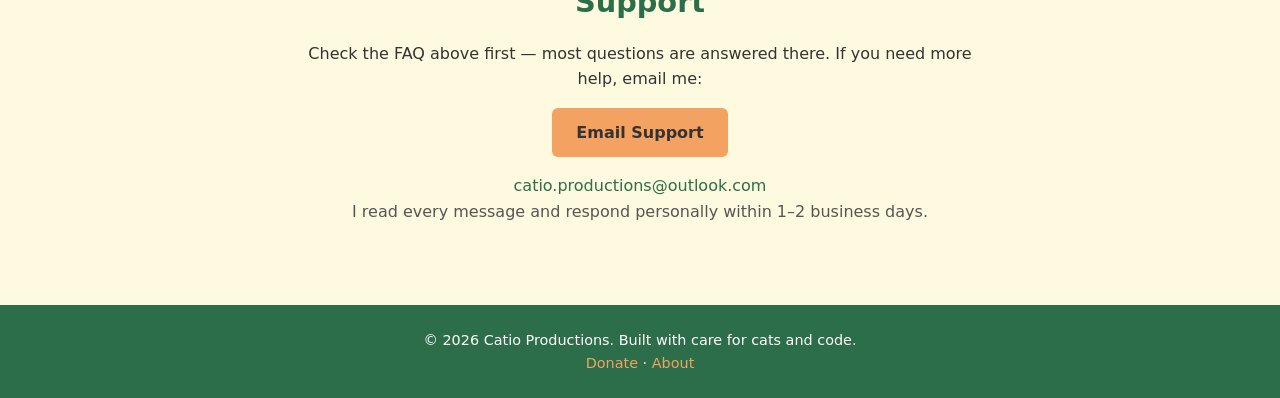
<file: apps/virtual-screen-manager.html>
<!DOCTYPE html>
<html lang="en">
<head>
  <meta charset="UTF-8">
  <meta name="viewport" content="width=device-width, initial-scale=1.0">
  <title>Virtual Screen Manager — Catio Productions</title>
  <link rel="stylesheet" href="../css/style.css">
</head>
<body>

  <header class="site-header">
    <div class="container">
      <a href="/" class="logo">🐱 Catio Productions</a>
      <button class="nav-toggle" aria-label="Toggle navigation" onclick="document.querySelector('.site-nav').classList.toggle('open')">☰</button>
      <nav class="site-nav">
        <ul>
          <li><a href="/">Home</a></li>
          <li><a href="/apps/">Apps</a></li>
          <li><a href="/rescue/">Rescue</a></li>
          <li><a href="/about.html">About</a></li>
        </ul>
      </nav>
    </div>
  </header>

  <main>
    <!-- Hero -->
    <section class="hero">
      <h1>Virtual Screen Manager</h1>
      <p>Up to nine independent virtual workspaces on each physical monitor. Like having multiple monitors — using just one screen.</p>
      <div class="hero-buttons">
        <a href="#pricing" class="btn btn-primary">Get It</a>
        <a href="#how-it-works" class="btn btn-secondary">See How It Works</a>
      </div>
    </section>

    <!-- What It Is -->
    <section class="section">
      <div class="container">
        <h2>What Is Virtual Screen Manager?</h2>
        <p>Virtual Screen Manager turns your physical monitors into up to nine independent virtual workspaces per screen. Each workspace behaves like a separate physical monitor — applications open on it, stay on it, hide when you leave, and reappear when you return. Nothing closes, nothing restarts. Switching is nearly instantaneous and your layout is always preserved.</p>
        <p style="margin-top: 1rem;">This isn't a virtual desktop in the traditional sense. It takes Windows Desktops to the next level — keeping all your applications running in the exact state you left them.</p>
      </div>
    </section>

    <!-- How It Works -->
    <section id="how-it-works" class="section" style="background: var(--color-white);">
      <div class="container">
        <h2>The Workspace Grid</h2>
        <p>When Virtual Screen Manager launches, a compact grid appears on your screen — your workspace navigator. The default is a 3&times;3 layout with nine cells labeled A through I:</p>

        <div class="grid-diagram">
          <div class="grid-cell">A</div>
          <div class="grid-cell active">B</div>
          <div class="grid-cell">C</div>
          <div class="grid-cell">D</div>
          <div class="grid-cell">E</div>
          <div class="grid-cell">F</div>
          <div class="grid-cell">G</div>
          <div class="grid-cell">H</div>
          <div class="grid-cell">I</div>
        </div>

        <p style="margin-top: 1rem;">Cells show you what's happening at a glance — active workspaces are bright with a white border, occupied workspaces have a dim blue border, and empty ones fade into the background. Drag the grid to any corner of your screen. Resize it or minimize it completely. Both position and size are saved automatically.</p>

        <div class="video-container">
          <div class="video-placeholder">Grid overview video coming soon</div>
        </div>
      </div>
    </section>

    <!-- Switching Workspaces -->
    <section class="section">
      <div class="container">
        <h2>Four Ways to Switch Workspaces</h2>
        <div class="card-grid">
          <div class="card">
            <h3>Click the Grid</h3>
            <p>Left-click any cell to jump directly to that workspace. The active cell flashes briefly to confirm the switch.</p>
            <div class="video-container">
              <div class="video-placeholder">Click switching video coming soon</div>
            </div>
          </div>
          <div class="card">
            <h3>Mouse Edge Navigation</h3>
            <p>Move your cursor to the screen edge and hold. Virtual Screen Manager detects the direction and switches to the adjacent workspace — just like sliding your mouse to another physical monitor. Dwell time is configurable (200–2000ms) to prevent accidental switches.</p>
            <div class="video-container">
              <div class="video-placeholder">Edge switching video coming soon</div>
            </div>
          </div>
          <div class="card">
            <h3>Keyboard Hotkeys</h3>
            <p>Ctrl+Alt+A through I switches directly to any workspace. The letter matches the label — no memorization needed. Modifier keys are configurable (Ctrl+Alt, Ctrl+Shift, or Alt+Shift).</p>
            <p style="margin-top: 0.75rem;">On multi-monitor setups, tap the letter twice for the second monitor, three times for the third.</p>
            <div class="video-container">
              <div class="video-placeholder">Hotkey switching video coming soon</div>
            </div>
          </div>
          <div class="card">
            <h3>Peek — Shift+Click</h3>
            <p>Hold Shift and left-click any cell to glance at that workspace without committing. <strong>Release the mouse first</strong> to snap back to where you were — your cursor is still in the app you were typing in, so just keep typing. <strong>Release Shift first</strong> to stay on the new workspace.</p>
            <p style="margin-top: 0.75rem;">The fastest way to check a reference, a chat, or an email without losing your place.</p>
            <div class="video-container">
              <div class="video-placeholder">Peek demo video coming soon</div>
            </div>
          </div>
        </div>
      </div>
    </section>

    <!-- Cursor Focus Preservation -->
    <section class="section" style="background: var(--color-white);">
      <div class="container">
        <h2>Your Typing Rhythm Never Breaks</h2>
        <p>When you switch away from a workspace and come back, the app you were last typing in is automatically refocused. Your cursor is exactly where you left it — no clicking back into the app, no breaking your train of thought.</p>
        <p style="margin-top: 1rem;">It works the same way whether you switch by click, hotkey, edge navigation, or peek. Each workspace remembers its own "last typed in" app independently. Draft a message on B, hotkey to D to glance at a reference, hotkey back to B, and continue typing immediately. Hop between workspaces all day without ever clicking back into an app.</p>
        <p style="margin-top: 1rem;">This is the heart of how Virtual Screen Manager minimizes workflow disruption: glance at what you need, then return.</p>
        <div class="video-container">
          <div class="video-placeholder">Cursor focus preservation video coming soon</div>
        </div>
      </div>
    </section>

    <!-- Managing Apps -->
    <section class="section">
      <div class="container">
        <h2>Managing Applications</h2>
        <div class="card-grid">
          <div class="card">
            <h3>Apps Stay Where You Put Them</h3>
            <p>Launch apps normally — they open on whichever workspace is active. When you switch away, they hide. When you return, they reappear in the exact same state and position.</p>
          </div>
          <div class="card">
            <h3>Move Apps Between Workspaces</h3>
            <p>Drag a window toward a screen edge to reassign it to the adjacent workspace. Or right-click any window's title bar for a workspace list — pick a destination and it moves instantly.</p>
          </div>
          <div class="card">
            <h3>Pin Apps to a Workspace</h3>
            <p>Right-click an app's title bar and pick "Always open on" → workspace. Pin your browser to I, your email to E — every launch lands where it belongs. Pins persist across sessions and survive layout changes.</p>
            <div class="video-container">
              <div class="video-placeholder">Pinning demo video coming soon</div>
            </div>
          </div>
          <div class="card">
            <h3>Ctrl+Click — Power Move</h3>
            <p>Click the window you want to move, then Ctrl+click any cell on any grid — including a grid on a different physical monitor. The window jumps there immediately. The fastest way to relocate a window across screens.</p>
            <div class="video-container">
              <div class="video-placeholder">Ctrl+click cross-monitor video coming soon</div>
            </div>
          </div>
          <div class="card">
            <h3>Clean Exit</h3>
            <p>When Virtual Screen Manager exits, all tracked applications are released and restored to their normal on-screen positions. Nothing is closed. Your work is preserved.</p>
          </div>
        </div>
      </div>
    </section>

    <!-- Multi-Monitor -->
    <section class="section" style="background: var(--color-white);">
      <div class="container">
        <h2>Multi-Monitor Support</h2>
        <p>On multi-monitor systems, each physical screen gets its own independent workspace grid. Switch workspaces on one screen without affecting the others. Use Ctrl+click on a secondary monitor's grid to move the focused window to any workspace on that screen.</p>
        <p style="margin-top: 1rem;">Hotkeys work across monitors too — tap a hotkey once for the primary monitor, twice for the second, three times for the third.</p>
        <p style="margin-top: 1rem;">Want all monitors to switch together? Enable <strong>Mirror mode</strong> in Settings and every screen switches to the same workspace simultaneously.</p>

        <div class="video-container">
          <div class="video-placeholder">Multi-monitor demo video coming soon</div>
        </div>
      </div>
    </section>

    <!-- Taskbar & Tray -->
    <section class="section">
      <div class="container">
        <h2>Always-On Workspace Indicator</h2>
        <p>The Virtual Screen Manager taskbar button shows the letter of your currently active workspace (A–I) on your <strong>primary monitor</strong>. Each switch alternates the background between deep blue and deep orange — instant at-a-glance confirmation, even when the grid is out of your line of sight.</p>
        <p style="margin-top: 1rem;">A system tray icon (next to the clock) keeps the app accessible even with the grid minimized: left-click to restore, right-click for Settings, Minimize, and Exit.</p>
      </div>
    </section>

    <!-- Settings -->
    <section class="section" style="background: var(--color-white);">
      <div class="container">
        <h2>Settings</h2>
        <p>Right-click any grid cell or the system tray icon to open Settings. Every change takes effect immediately — no Apply button needed.</p>
        <ul class="feature-list">
          <li><strong>Layout</strong> — Choose from 2 to 9 workspaces</li>
          <li><strong>Grid Opacity</strong> — Adjust transparency so the grid fits your workflow</li>
          <li><strong>Theme</strong> — Light, Dark, or Auto (follows your Windows setting)</li>
          <li><strong>Edge Hold Time</strong> — 200ms to 2000ms dwell time for edge switching (default 500ms)</li>
          <li><strong>Corner Catch Size</strong> — Control multi-monitor corner zone size (5%–50%)</li>
          <li><strong>Start with Windows</strong> — Launch automatically at login</li>
          <li><strong>Mouse Edge Switching</strong> — Enable/disable, or toggle instantly with Ctrl+Alt+M</li>
          <li><strong>Mirror All Monitors</strong> — Sync all screens to the same workspace simultaneously</li>
          <li><strong>Show Pin Placement Notifications</strong> — Toggle the brief toast that appears when a pinned app launches</li>
          <li><strong>Show Secondary Monitor Panels</strong> — Hide or restore grid panels on secondary monitors</li>
          <li><strong>Hotkey Modifiers</strong> — Choose Ctrl+Alt, Ctrl+Shift, or Alt+Shift</li>
        </ul>
        <p style="margin-top: 1rem; color: var(--color-text-light); font-size: 0.95rem;">Settings are saved to <code>%AppData%\Virtual Screen Manager\settings.json</code> and persist across sessions.</p>
      </div>
    </section>

    <!-- Best Practices -->
    <section class="section">
      <div class="container">
        <h2>Best Practices</h2>
        <p>Tips from how I use Virtual Screen Manager day to day. I'll add to this list as I find more — and as users send in their own.</p>
        <ul class="feature-list" style="margin-top: 1rem;">
          <li><strong>Pin your most-used apps.</strong> Right-click the title bar and pin them to a specific workspace. They'll always launch where they belong, no matter which workspace you're on at the time.</li>
          <li><strong>Use the fewest workspaces you need.</strong> Two or four well-organized workspaces beat nine half-used ones. Bump up the layout only when you actually run out of room.</li>
          <li><strong>One app per workspace, maximized.</strong> The cleanest setup. Each workspace becomes a focused workstation for one task.</li>
          <li><strong>If you need more than one app on a workspace, size them so you can see all of them at once.</strong> Avoid stacking — workspaces aren't meant to replace alt-tab.</li>
          <li><strong>Keep one workspace empty.</strong> An unused workspace gives you instant access to the desktop without minimizing anything.</li>
          <li><strong>Turn off edge detection and learn the hotkeys.</strong> Edge switching was the original way to change workspaces, but it's prone to accidental switches. Hotkeys (Ctrl+Alt+A through I) are faster and more reliable. Toggle edge switching off with Ctrl+Alt+M.</li>
        </ul>
        <p style="margin-top: 1.5rem; color: var(--color-text-light); font-size: 0.95rem;">Got a tip that works for you? Send it in — I'd love to add it here.</p>
      </div>
    </section>

    <!-- Known Limitations -->
    <section class="section" style="background: var(--color-white);">
      <div class="container">
        <h2>Known Limitations</h2>

        <h3 style="margin-top: 1rem;">Apps That Fight Back</h3>
        <p>A small number of applications aggressively manage their own window position and visibility. Virtual Screen Manager can still track and switch them, but the transition may look a little less polished than with a well-behaved app — a brief flicker, a redraw, or a window that briefly snaps back before settling.</p>
        <p style="margin-top: 1rem;">Known fighters:</p>
        <ul class="feature-list" style="margin-top: 0.5rem;">
          <li>Visual Studio Code</li>
        </ul>
        <p style="margin-top: 1rem; color: var(--color-text-light); font-size: 0.95rem;">If you run into an app that behaves oddly during a workspace switch, let me know and I'll add it here.</p>

        <h3 style="margin-top: 2rem;">Apps We Can't Capture</h3>
        <p>Some windows can't be tracked at all. This is a Windows security boundary — Virtual Screen Manager runs as a standard user app, so anything running with elevated privileges is off-limits.</p>
        <ul class="feature-list" style="margin-top: 0.5rem;">
          <li>Task Manager</li>
          <li>Resource Monitor</li>
          <li>Device Manager</li>
          <li>Registry Editor</li>
          <li>Any application launched as administrator</li>
          <li>Exclusive full-screen games (run them in borderless-windowed mode instead)</li>
        </ul>
      </div>
    </section>

    <!-- vs Windows Virtual Desktops -->
    <section class="section">
      <div class="container">
        <h2>How Is This Different from Windows Virtual Desktops?</h2>
        <div class="comparison-table">
          <table>
            <thead>
              <tr>
                <th></th>
                <th>Virtual Screen Manager</th>
                <th>Windows Virtual Desktops</th>
              </tr>
            </thead>
            <tbody>
              <tr>
                <td>Switching</td>
                <td>Edge-based — feels like sliding to a real monitor</td>
                <td>Win+Tab overlay or keyboard shortcut</td>
              </tr>
              <tr>
                <td>Taskbar</td>
                <td>Apps visible across all workspaces</td>
                <td>Apps only on their assigned desktop</td>
              </tr>
              <tr>
                <td>Per-monitor</td>
                <td>Each monitor gets its own independent grid</td>
                <td>All monitors share the same desktop</td>
              </tr>
              <tr>
                <td>Workspaces</td>
                <td>Up to 9 per monitor</td>
                <td>Unlimited but shared across all monitors</td>
              </tr>
              <tr>
                <td>App State</td>
                <td>Apps hidden/shown — never closed or minimized</td>
                <td>Apps minimized or moved between desktops</td>
              </tr>
            </tbody>
          </table>
        </div>
      </div>
    </section>

    <!-- Pricing -->
    <section id="pricing" class="section" style="background: var(--color-white);">
      <div class="container" style="text-align: center;">
        <h2>Pricing</h2>
        <p style="margin: 0 auto 1.5rem;">One-time purchase. No subscription. No recurring fees.</p>
        <div class="pricing-grid">
          <div class="pricing-card">
            <h3>Free</h3>
            <div class="pricing-price">$0</div>
            <p>2 workspaces</p>
            <a href="https://apps.microsoft.com/store/detail/9NR6HH844QZH?cid=DevShareMCLPCB" class="btn btn-secondary">Download Free</a>
          </div>
          <div class="pricing-card featured">
            <h3>Plus</h3>
            <div class="pricing-price">$13.99</div>
            <p>4 workspaces</p>
            <a href="https://apps.microsoft.com/store/detail/9NR6HH844QZH?cid=DevShareMCLPCB" class="btn btn-primary">Get Plus</a>
          </div>
          <div class="pricing-card">
            <h3>Pro</h3>
            <div class="pricing-price">$23.49</div>
            <p>9 workspaces</p>
            <a href="https://apps.microsoft.com/store/detail/9NR6HH844QZH?cid=DevShareMCLPCB" class="btn btn-primary">Get Pro</a>
          </div>
        </div>
        <p class="pricing-note">Available on the <a href="https://apps.microsoft.com/store/detail/9NR6HH844QZH?cid=DevShareMCLPCB">Microsoft Store</a> and <a href="https://catiodaddy.gumroad.com/l/ztips">Gumroad</a>.</p>
        <p class="pricing-note" style="margin-top: 0.5rem;">Downloads are handled through the Microsoft Store or Gumroad.</p>
        <div class="hero-buttons" style="margin-top: 1.5rem; justify-content: center;">
          <a href="https://apps.microsoft.com/store/detail/9NR6HH844QZH?cid=DevShareMCLPCB" class="btn btn-primary">Get It on the Microsoft Store</a>
          <a href="https://catiodaddy.gumroad.com/l/ztips" class="btn btn-secondary">Get It on Gumroad</a>
        </div>
      </div>
    </section>

    <!-- Requirements -->
    <section class="section">
      <div class="container">
        <h2>Requirements</h2>
        <ul class="feature-list">
          <li>Windows 10 (version 1903 or later) or Windows 11</li>
          <li>.NET 8.0 Desktop Runtime (included with installer)</li>
          <li>Single or multiple physical monitors</li>
          <li>1920&times;1080 or higher resolution recommended</li>
        </ul>
      </div>
    </section>

    <!-- FAQ -->
    <section class="section" style="background: var(--color-white);">
      <div class="container">
        <h2>Frequently Asked Questions</h2>
        <div class="faq-list">
          <details class="faq-item">
            <summary>Will my applications close when I switch workspaces?</summary>
            <p>No. Virtual Screen Manager never closes, minimizes, or interferes with your running applications. It moves them off screen and brings them back. Every application stays in exactly the state you left it.</p>
          </details>
          <details class="faq-item">
            <summary>Does it work with games or full-screen applications?</summary>
            <p>Windowed and borderless-windowed games work normally. Exclusive full-screen games operate outside Virtual Screen Manager's reach. Running games in borderless-windowed mode is recommended.</p>
          </details>
          <details class="faq-item">
            <summary>Does it affect system performance?</summary>
            <p>No meaningful impact. The application uses a lightweight polling timer and low-level Win32 calls. CPU and memory usage are negligible during normal operation.</p>
          </details>
          <details class="faq-item">
            <summary>Does it require admin privileges?</summary>
            <p>No. It runs as a standard user application. As a consequence, it cannot manage applications that are themselves running as administrator (Task Manager, Registry Editor, etc.).</p>
          </details>
          <details class="faq-item">
            <summary>What happens to my apps when I close Virtual Screen Manager?</summary>
            <p>All tracked applications are released and restored to their normal on-screen positions. Nothing is closed. Your work is preserved.</p>
          </details>
          <details class="faq-item">
            <summary>My hotkeys conflict with another application.</summary>
            <p>Open Settings and change the Hotkey Modifiers option. Ctrl+Shift or Alt+Shift may not conflict where Ctrl+Alt does.</p>
          </details>
          <details class="faq-item">
            <summary>I can't find an application — it seems to have disappeared.</summary>
            <p>It's almost certainly on a different workspace. Check the grid — any cell with a medium-brightness fill has applications assigned to it. Click through those cells to find it.</p>
          </details>
        </div>
      </div>
    </section>

    <!-- Support -->
    <section class="section">
      <div class="container" style="text-align: center;">
        <h2>Support</h2>
        <p>Check the FAQ above first — most questions are answered there. If you need more help, email me:</p>
        <p style="margin-top: 1rem;">
          <a href="mailto:catio.productions@outlook.com?subject=VSM%20%E2%80%94%20Support" class="btn btn-primary">Email Support</a>
        </p>
        <p style="margin-top: 1rem; color: var(--color-text-light);">
          <a href="mailto:catio.productions@outlook.com">catio.productions@outlook.com</a><br>
          I read every message and respond personally within 1–2 business days.
        </p>
      </div>
    </section>
  </main>

  <footer class="site-footer">
    <div class="container">
      <p>&copy; 2026 Catio Productions. Built with care for cats and code.</p>
      <p><a href="/rescue/donate.html">Donate</a> · <a href="/about.html">About</a></p>
    </div>
  </footer>

</body>
</html>
</file>
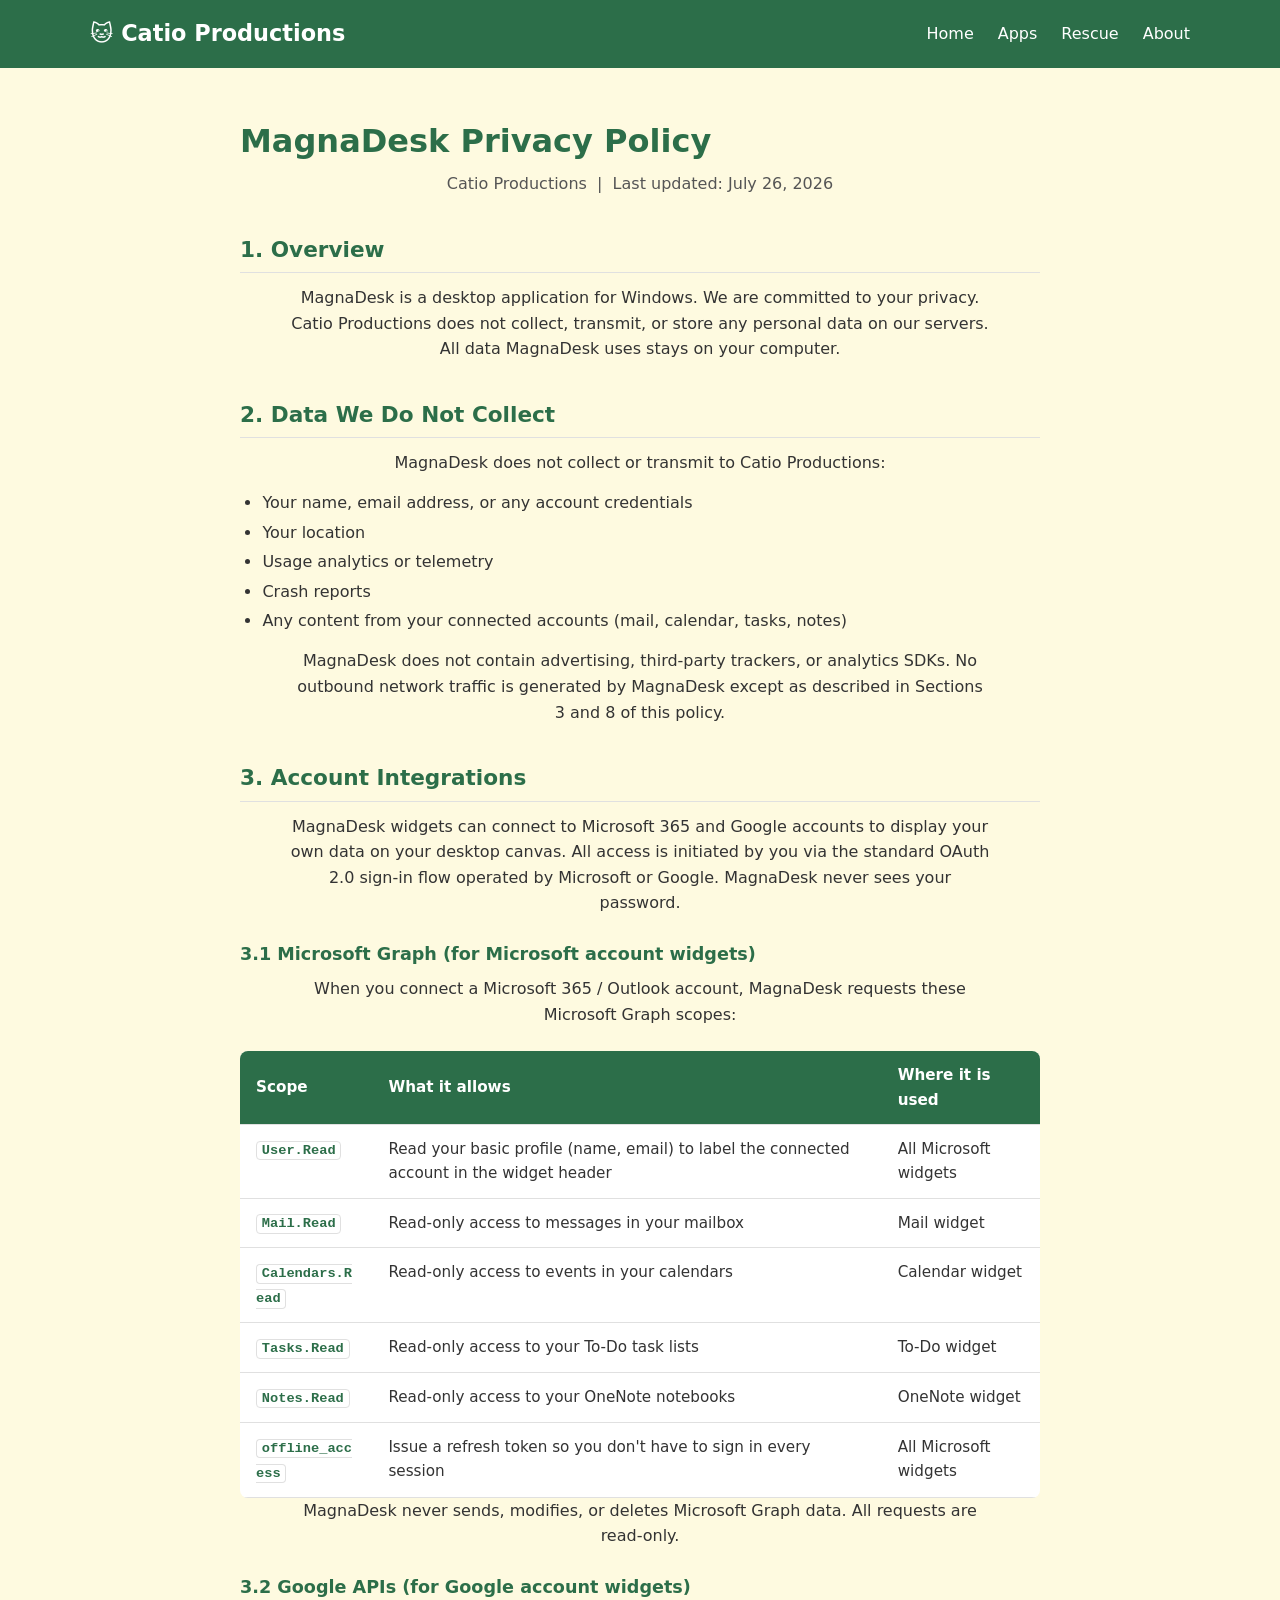
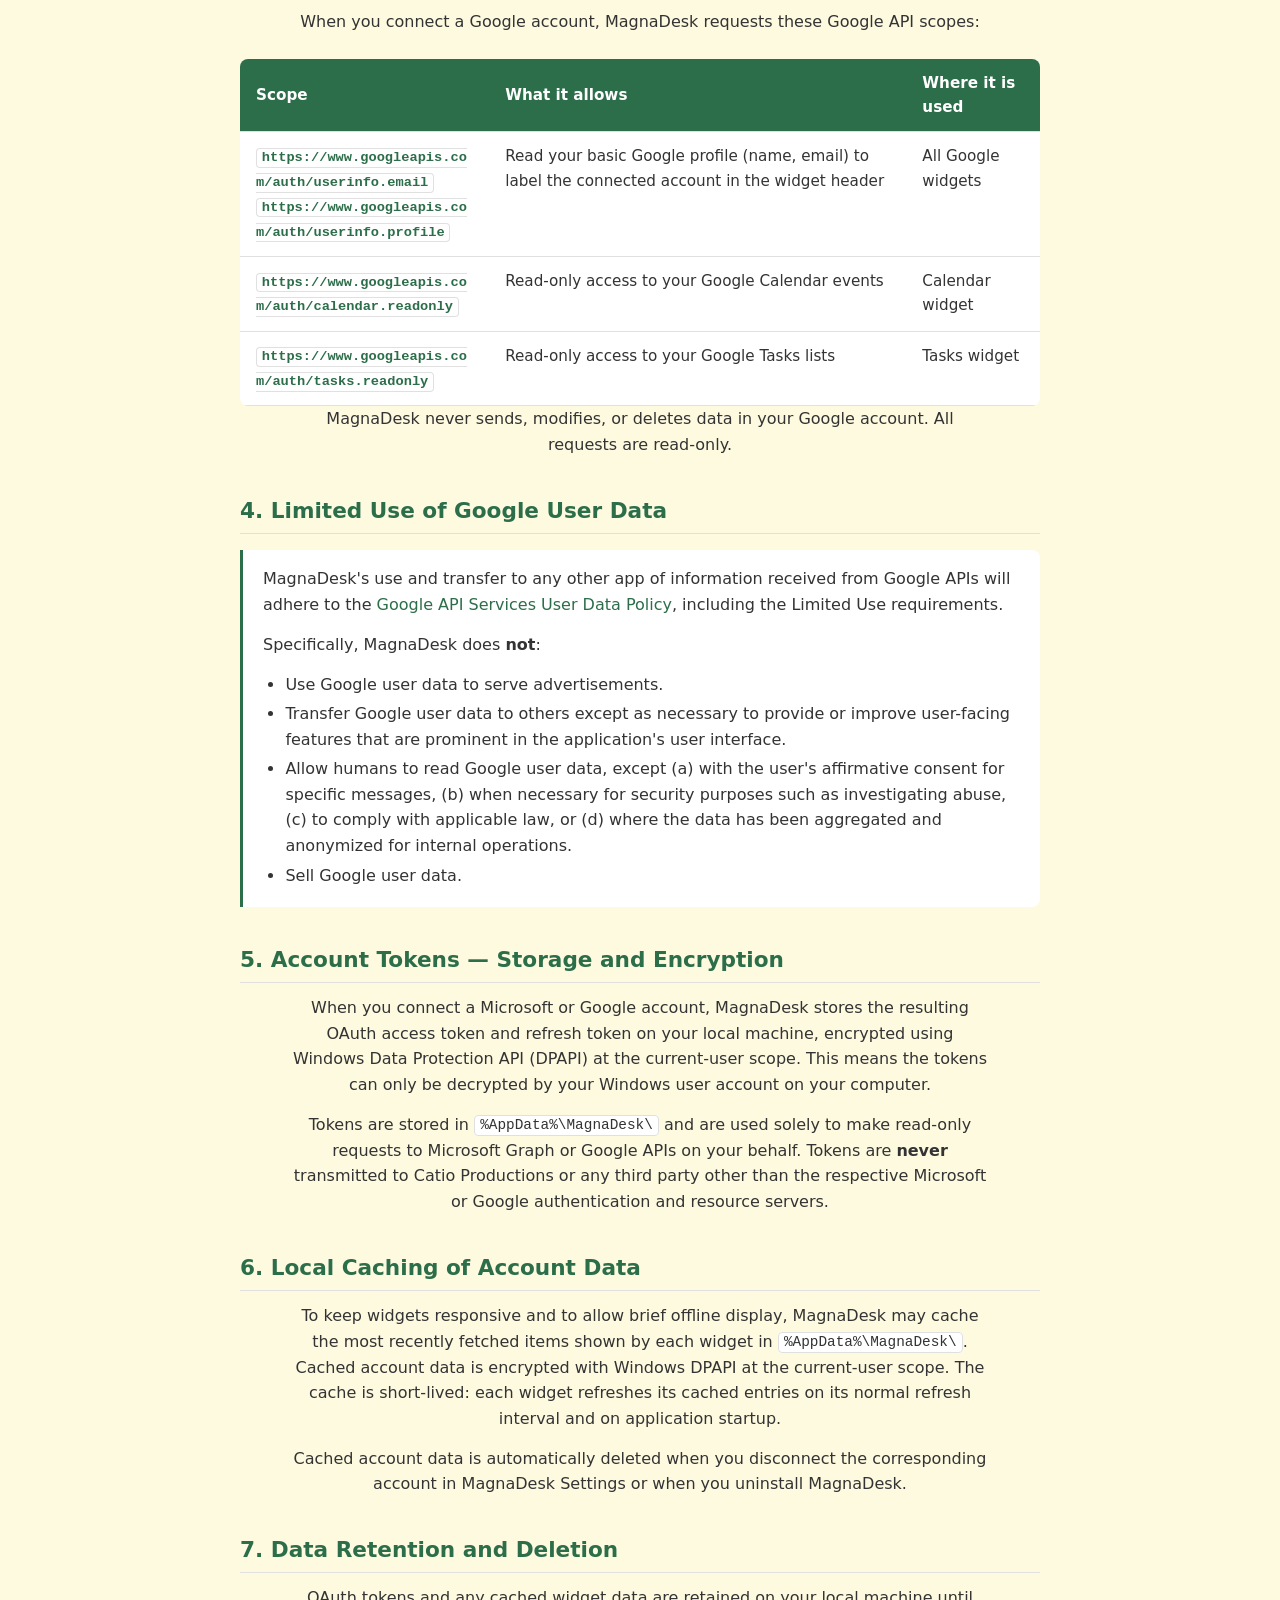
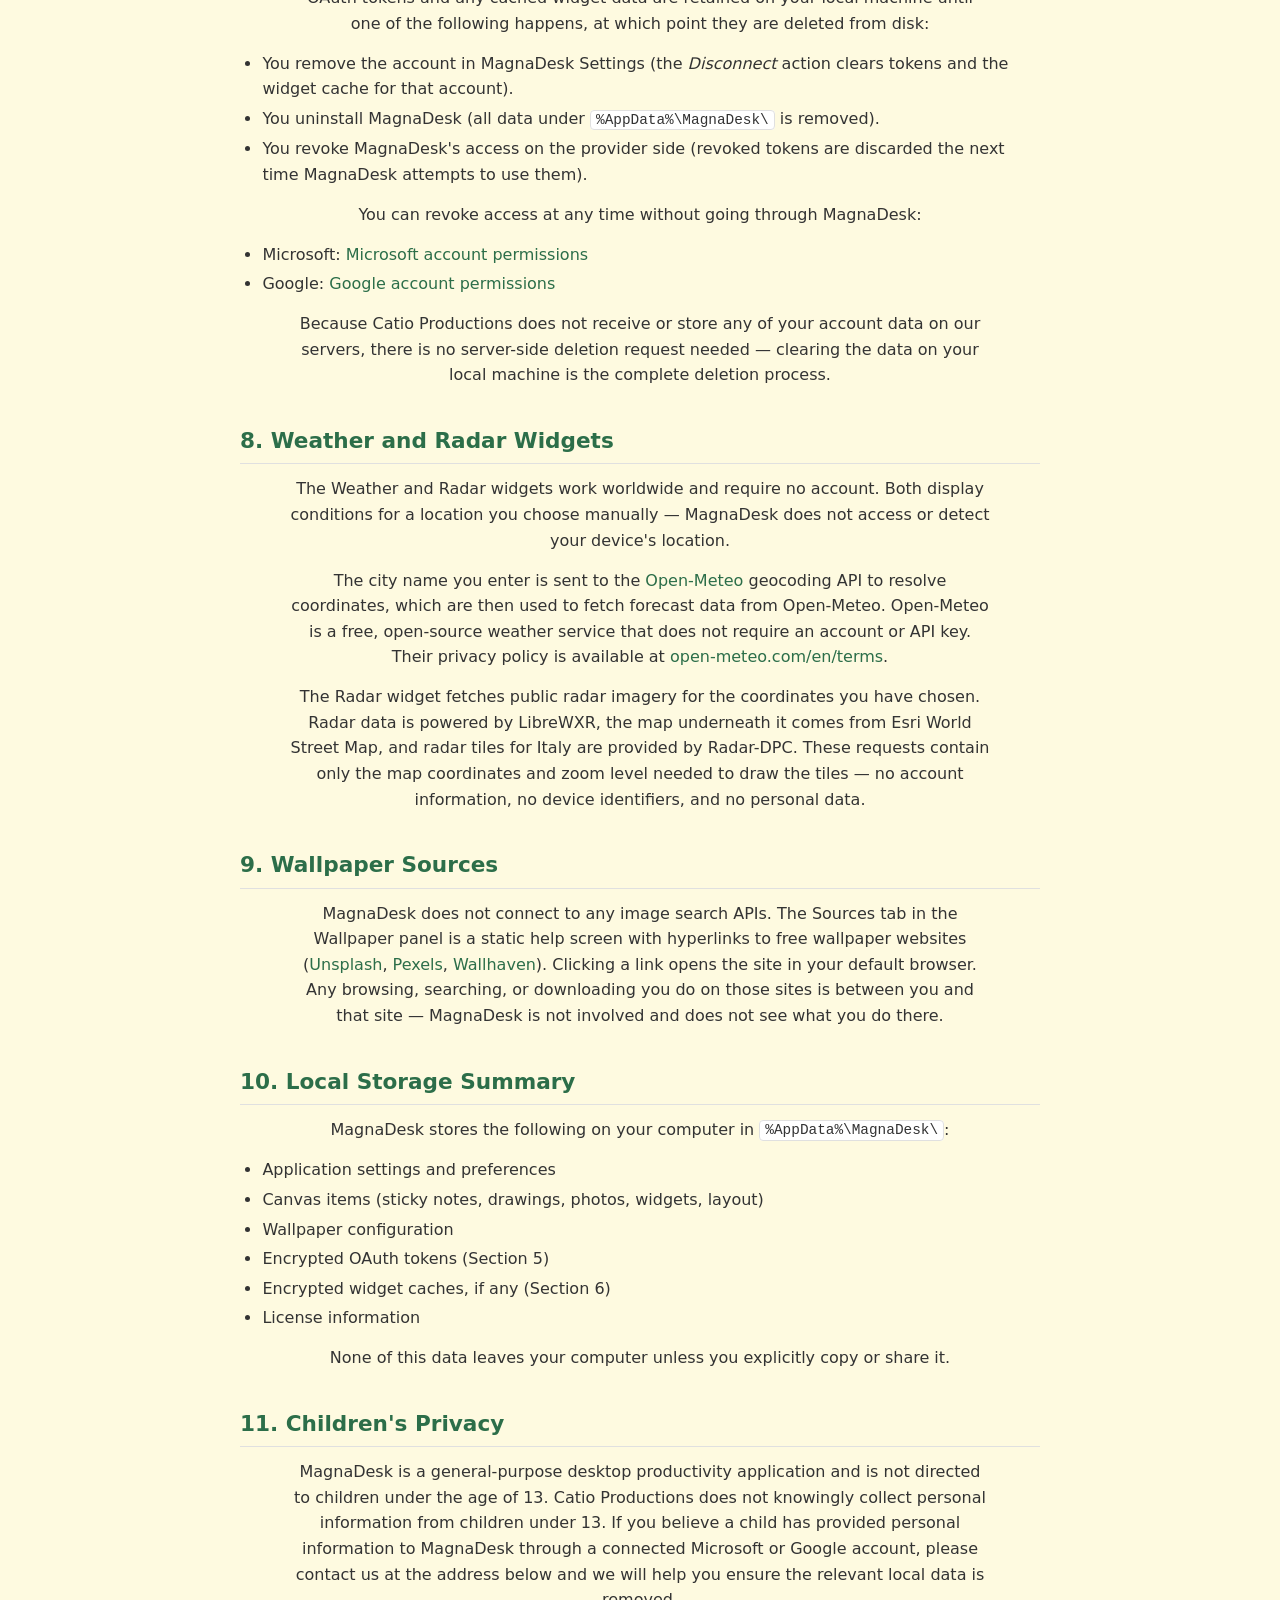
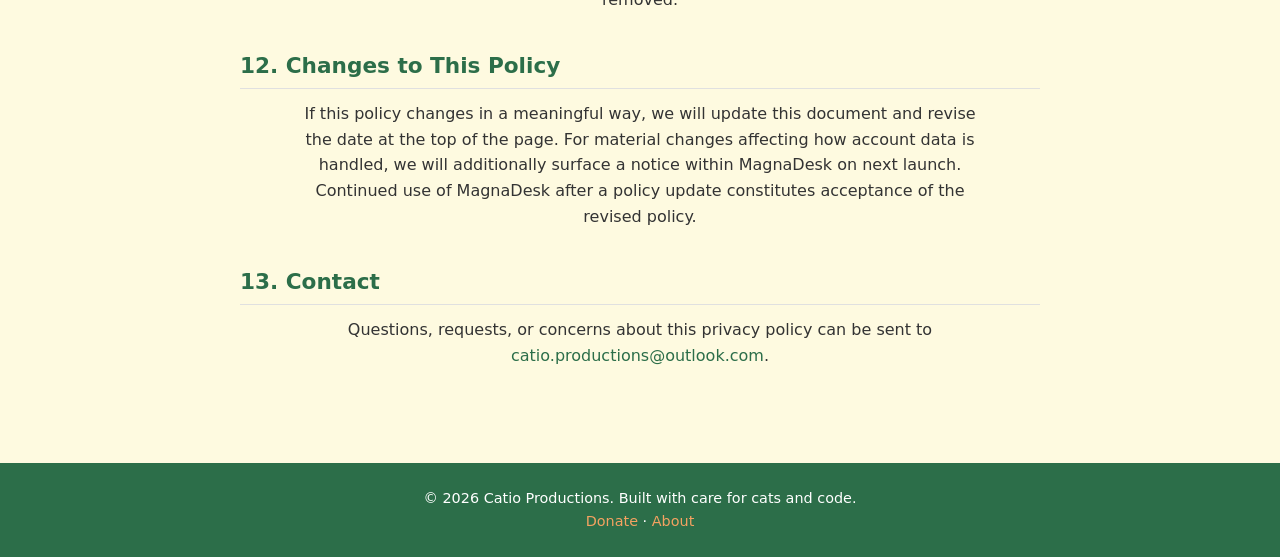
<file: privacy/magnadesk.html>
<!DOCTYPE html>
<html lang="en">
<head>
  <meta charset="UTF-8">
  <meta name="viewport" content="width=device-width, initial-scale=1.0">
  <title>MagnaDesk Privacy Policy — Catio Productions</title>
  <link rel="stylesheet" href="../css/style.css">
</head>
<body>

  <header class="site-header">
    <div class="container">
      <a href="/" class="logo">🐱 Catio Productions</a>
      <button class="nav-toggle" aria-label="Toggle navigation" onclick="document.querySelector('.site-nav').classList.toggle('open')">☰</button>
      <nav class="site-nav">
        <ul>
          <li><a href="/">Home</a></li>
          <li><a href="/apps/">Apps</a></li>
          <li><a href="/rescue/">Rescue</a></li>
          <li><a href="/about.html">About</a></li>
        </ul>
      </nav>
    </div>
  </header>

  <main>
    <section class="section">
      <div class="container legal">
        <h1>MagnaDesk Privacy Policy</h1>
        <p class="legal-meta">Catio Productions &nbsp;|&nbsp; Last updated: July 26, 2026</p>

        <h2>1. Overview</h2>
        <p>MagnaDesk is a desktop application for Windows. We are committed to your privacy. Catio Productions does not collect, transmit, or store any personal data on our servers. All data MagnaDesk uses stays on your computer.</p>

        <h2>2. Data We Do Not Collect</h2>
        <p>MagnaDesk does not collect or transmit to Catio Productions:</p>
        <ul>
          <li>Your name, email address, or any account credentials</li>
          <li>Your location</li>
          <li>Usage analytics or telemetry</li>
          <li>Crash reports</li>
          <li>Any content from your connected accounts (mail, calendar, tasks, notes)</li>
        </ul>
        <p>MagnaDesk does not contain advertising, third-party trackers, or analytics SDKs. No outbound network traffic is generated by MagnaDesk except as described in Sections 3 and 8 of this policy.</p>

        <h2>3. Account Integrations</h2>
        <p>MagnaDesk widgets can connect to Microsoft 365 and Google accounts to display your own data on your desktop canvas. All access is initiated by you via the standard OAuth 2.0 sign-in flow operated by Microsoft or Google. MagnaDesk never sees your password.</p>

        <h3>3.1 Microsoft Graph (for Microsoft account widgets)</h3>
        <p>When you connect a Microsoft 365 / Outlook account, MagnaDesk requests these Microsoft Graph scopes:</p>
        <div class="comparison-table">
          <table>
            <thead>
              <tr><th>Scope</th><th>What it allows</th><th>Where it is used</th></tr>
            </thead>
            <tbody>
              <tr><td><code>User.Read</code></td><td>Read your basic profile (name, email) to label the connected account in the widget header</td><td>All Microsoft widgets</td></tr>
              <tr><td><code>Mail.Read</code></td><td>Read-only access to messages in your mailbox</td><td>Mail widget</td></tr>
              <tr><td><code>Calendars.Read</code></td><td>Read-only access to events in your calendars</td><td>Calendar widget</td></tr>
              <tr><td><code>Tasks.Read</code></td><td>Read-only access to your To-Do task lists</td><td>To-Do widget</td></tr>
              <tr><td><code>Notes.Read</code></td><td>Read-only access to your OneNote notebooks</td><td>OneNote widget</td></tr>
              <tr><td><code>offline_access</code></td><td>Issue a refresh token so you don't have to sign in every session</td><td>All Microsoft widgets</td></tr>
            </tbody>
          </table>
        </div>
        <p>MagnaDesk never sends, modifies, or deletes Microsoft Graph data. All requests are read-only.</p>

        <h3>3.2 Google APIs (for Google account widgets)</h3>
        <p>When you connect a Google account, MagnaDesk requests these Google API scopes:</p>
        <div class="comparison-table">
          <table>
            <thead>
              <tr><th>Scope</th><th>What it allows</th><th>Where it is used</th></tr>
            </thead>
            <tbody>
              <tr>
                <td><code>https://www.googleapis.com/auth/userinfo.email</code><br><code>https://www.googleapis.com/auth/userinfo.profile</code></td>
                <td>Read your basic Google profile (name, email) to label the connected account in the widget header</td>
                <td>All Google widgets</td>
              </tr>
              <tr>
                <td><code>https://www.googleapis.com/auth/calendar.readonly</code></td>
                <td>Read-only access to your Google Calendar events</td>
                <td>Calendar widget</td>
              </tr>
              <tr>
                <td><code>https://www.googleapis.com/auth/tasks.readonly</code></td>
                <td>Read-only access to your Google Tasks lists</td>
                <td>Tasks widget</td>
              </tr>
            </tbody>
          </table>
        </div>
        <p>MagnaDesk never sends, modifies, or deletes data in your Google account. All requests are read-only.</p>

        <h2>4. Limited Use of Google User Data</h2>
        <div class="callout">
          <p>MagnaDesk's use and transfer to any other app of information received from Google APIs will adhere to the <a href="https://developers.google.com/terms/api-services-user-data-policy" target="_blank" rel="noopener">Google API Services User Data Policy</a>, including the Limited Use requirements.</p>
          <p>Specifically, MagnaDesk does <strong>not</strong>:</p>
          <ul>
            <li>Use Google user data to serve advertisements.</li>
            <li>Transfer Google user data to others except as necessary to provide or improve user-facing features that are prominent in the application's user interface.</li>
            <li>Allow humans to read Google user data, except (a) with the user's affirmative consent for specific messages, (b) when necessary for security purposes such as investigating abuse, (c) to comply with applicable law, or (d) where the data has been aggregated and anonymized for internal operations.</li>
            <li>Sell Google user data.</li>
          </ul>
        </div>

        <h2>5. Account Tokens — Storage and Encryption</h2>
        <p>When you connect a Microsoft or Google account, MagnaDesk stores the resulting OAuth access token and refresh token on your local machine, encrypted using Windows Data Protection API (DPAPI) at the current-user scope. This means the tokens can only be decrypted by your Windows user account on your computer.</p>
        <p>Tokens are stored in <code>%AppData%\MagnaDesk\</code> and are used solely to make read-only requests to Microsoft Graph or Google APIs on your behalf. Tokens are <strong>never</strong> transmitted to Catio Productions or any third party other than the respective Microsoft or Google authentication and resource servers.</p>

        <h2>6. Local Caching of Account Data</h2>
        <p>To keep widgets responsive and to allow brief offline display, MagnaDesk may cache the most recently fetched items shown by each widget in <code>%AppData%\MagnaDesk\</code>. Cached account data is encrypted with Windows DPAPI at the current-user scope. The cache is short-lived: each widget refreshes its cached entries on its normal refresh interval and on application startup.</p>
        <p>Cached account data is automatically deleted when you disconnect the corresponding account in MagnaDesk Settings or when you uninstall MagnaDesk.</p>

        <h2>7. Data Retention and Deletion</h2>
        <p>OAuth tokens and any cached widget data are retained on your local machine until one of the following happens, at which point they are deleted from disk:</p>
        <ul>
          <li>You remove the account in MagnaDesk Settings (the <em>Disconnect</em> action clears tokens and the widget cache for that account).</li>
          <li>You uninstall MagnaDesk (all data under <code>%AppData%\MagnaDesk\</code> is removed).</li>
          <li>You revoke MagnaDesk's access on the provider side (revoked tokens are discarded the next time MagnaDesk attempts to use them).</li>
        </ul>
        <p>You can revoke access at any time without going through MagnaDesk:</p>
        <ul>
          <li>Microsoft: <a href="https://account.live.com/consent/Manage" target="_blank" rel="noopener">Microsoft account permissions</a></li>
          <li>Google: <a href="https://myaccount.google.com/permissions" target="_blank" rel="noopener">Google account permissions</a></li>
        </ul>
        <p>Because Catio Productions does not receive or store any of your account data on our servers, there is no server-side deletion request needed — clearing the data on your local machine is the complete deletion process.</p>

        <h2>8. Weather and Radar Widgets</h2>
        <p>The Weather and Radar widgets work worldwide and require no account. Both display conditions for a location you choose manually — MagnaDesk does not access or detect your device's location.</p>
        <p>The city name you enter is sent to the <a href="https://open-meteo.com/" target="_blank" rel="noopener">Open-Meteo</a> geocoding API to resolve coordinates, which are then used to fetch forecast data from Open-Meteo. Open-Meteo is a free, open-source weather service that does not require an account or API key. Their privacy policy is available at <a href="https://open-meteo.com/en/terms" target="_blank" rel="noopener">open-meteo.com/en/terms</a>.</p>
        <p>The Radar widget fetches public radar imagery for the coordinates you have chosen. Radar data is powered by LibreWXR, the map underneath it comes from Esri World Street Map, and radar tiles for Italy are provided by Radar-DPC. These requests contain only the map coordinates and zoom level needed to draw the tiles — no account information, no device identifiers, and no personal data.</p>

        <h2>9. Wallpaper Sources</h2>
        <p>MagnaDesk does not connect to any image search APIs. The Sources tab in the Wallpaper panel is a static help screen with hyperlinks to free wallpaper websites (<a href="https://unsplash.com" target="_blank" rel="noopener">Unsplash</a>, <a href="https://www.pexels.com" target="_blank" rel="noopener">Pexels</a>, <a href="https://wallhaven.cc" target="_blank" rel="noopener">Wallhaven</a>). Clicking a link opens the site in your default browser. Any browsing, searching, or downloading you do on those sites is between you and that site &mdash; MagnaDesk is not involved and does not see what you do there.</p>

        <h2>10. Local Storage Summary</h2>
        <p>MagnaDesk stores the following on your computer in <code>%AppData%\MagnaDesk\</code>:</p>
        <ul>
          <li>Application settings and preferences</li>
          <li>Canvas items (sticky notes, drawings, photos, widgets, layout)</li>
          <li>Wallpaper configuration</li>
          <li>Encrypted OAuth tokens (Section 5)</li>
          <li>Encrypted widget caches, if any (Section 6)</li>
          <li>License information</li>
        </ul>
        <p>None of this data leaves your computer unless you explicitly copy or share it.</p>

        <h2>11. Children's Privacy</h2>
        <p>MagnaDesk is a general-purpose desktop productivity application and is not directed to children under the age of 13. Catio Productions does not knowingly collect personal information from children under 13. If you believe a child has provided personal information to MagnaDesk through a connected Microsoft or Google account, please contact us at the address below and we will help you ensure the relevant local data is removed.</p>

        <h2>12. Changes to This Policy</h2>
        <p>If this policy changes in a meaningful way, we will update this document and revise the date at the top of the page. For material changes affecting how account data is handled, we will additionally surface a notice within MagnaDesk on next launch. Continued use of MagnaDesk after a policy update constitutes acceptance of the revised policy.</p>

        <h2>13. Contact</h2>
        <p>Questions, requests, or concerns about this privacy policy can be sent to <a href="mailto:catio.productions@outlook.com">catio.productions@outlook.com</a>.</p>
      </div>
    </section>
  </main>

  <footer class="site-footer">
    <div class="container">
      <p>&copy; 2026 Catio Productions. Built with care for cats and code.</p>
      <p><a href="/rescue/donate.html">Donate</a> · <a href="/about.html">About</a></p>
    </div>
  </footer>

</body>
</html>
</file>
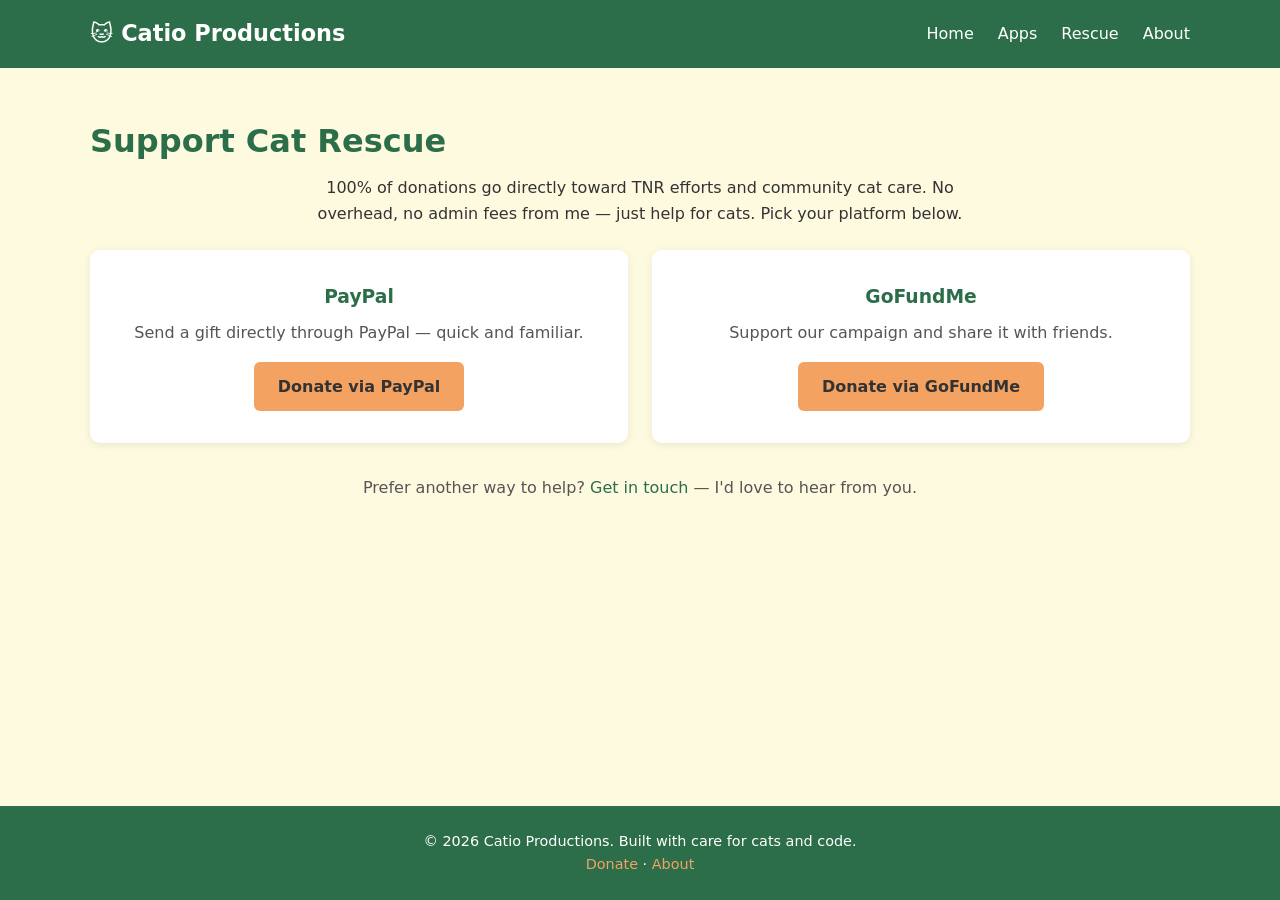
<file: rescue/donate.html>
<!DOCTYPE html>
<html lang="en">
<head>
  <meta charset="UTF-8">
  <meta name="viewport" content="width=device-width, initial-scale=1.0">
  <title>Donate — Catio Productions</title>
  <link rel="stylesheet" href="../css/style.css">
</head>
<body>

  <header class="site-header">
    <div class="container">
      <a href="/" class="logo">🐱 Catio Productions</a>
      <button class="nav-toggle" aria-label="Toggle navigation" onclick="document.querySelector('.site-nav').classList.toggle('open')">☰</button>
      <nav class="site-nav">
        <ul>
          <li><a href="/">Home</a></li>
          <li><a href="/apps/">Apps</a></li>
          <li><a href="/rescue/">Rescue</a></li>
          <li><a href="/about.html">About</a></li>
        </ul>
      </nav>
    </div>
  </header>

  <main>
    <section class="section">
      <div class="container">
        <h1 style="color: var(--color-primary); font-size: 2rem; margin-bottom: 0.5rem;">Support Cat Rescue</h1>
        <p>100% of donations go directly toward TNR efforts and community cat care. No overhead, no admin fees from me — just help for cats. Pick your platform below.</p>

        <div class="donate-options">
          <div class="donate-card">
            <h3>PayPal</h3>
            <p>Send a gift directly through PayPal — quick and familiar.</p>
            <a href="https://paypal.me/catioproductions" class="btn btn-primary">Donate via PayPal</a>
          </div>
          <div class="donate-card">
            <h3>GoFundMe</h3>
            <p>Support our campaign and share it with friends.</p>
            <a href="https://gofund.me/921f2ff99" class="btn btn-primary">Donate via GoFundMe</a>
          </div>
        </div>

        <div style="margin-top: 2rem; text-align: center; color: var(--color-text-light);">
          <p>Prefer another way to help? <a href="/about.html">Get in touch</a> — I'd love to hear from you.</p>
        </div>
      </div>
    </section>
  </main>

  <footer class="site-footer">
    <div class="container">
      <p>&copy; 2026 Catio Productions. Built with care for cats and code.</p>
      <p><a href="/rescue/donate.html">Donate</a> · <a href="/about.html">About</a></p>
    </div>
  </footer>

</body>
</html>
</file>
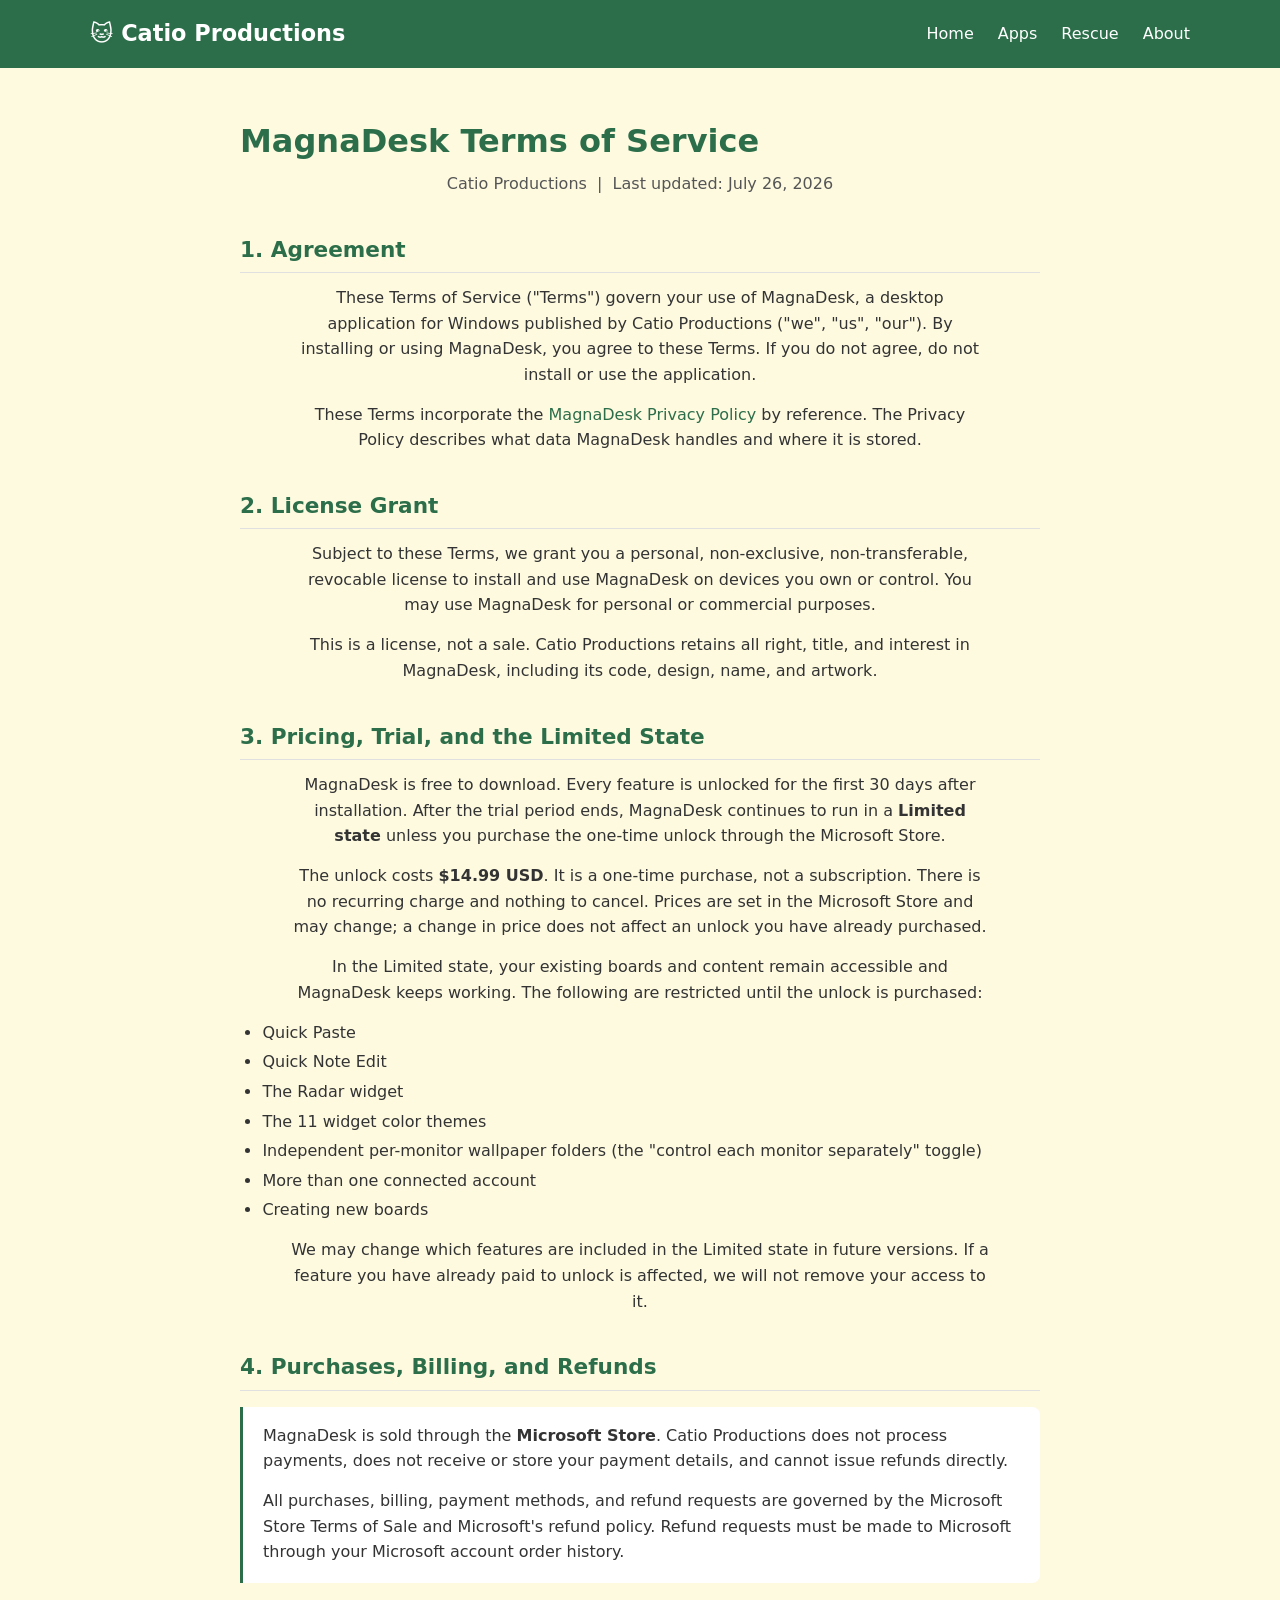
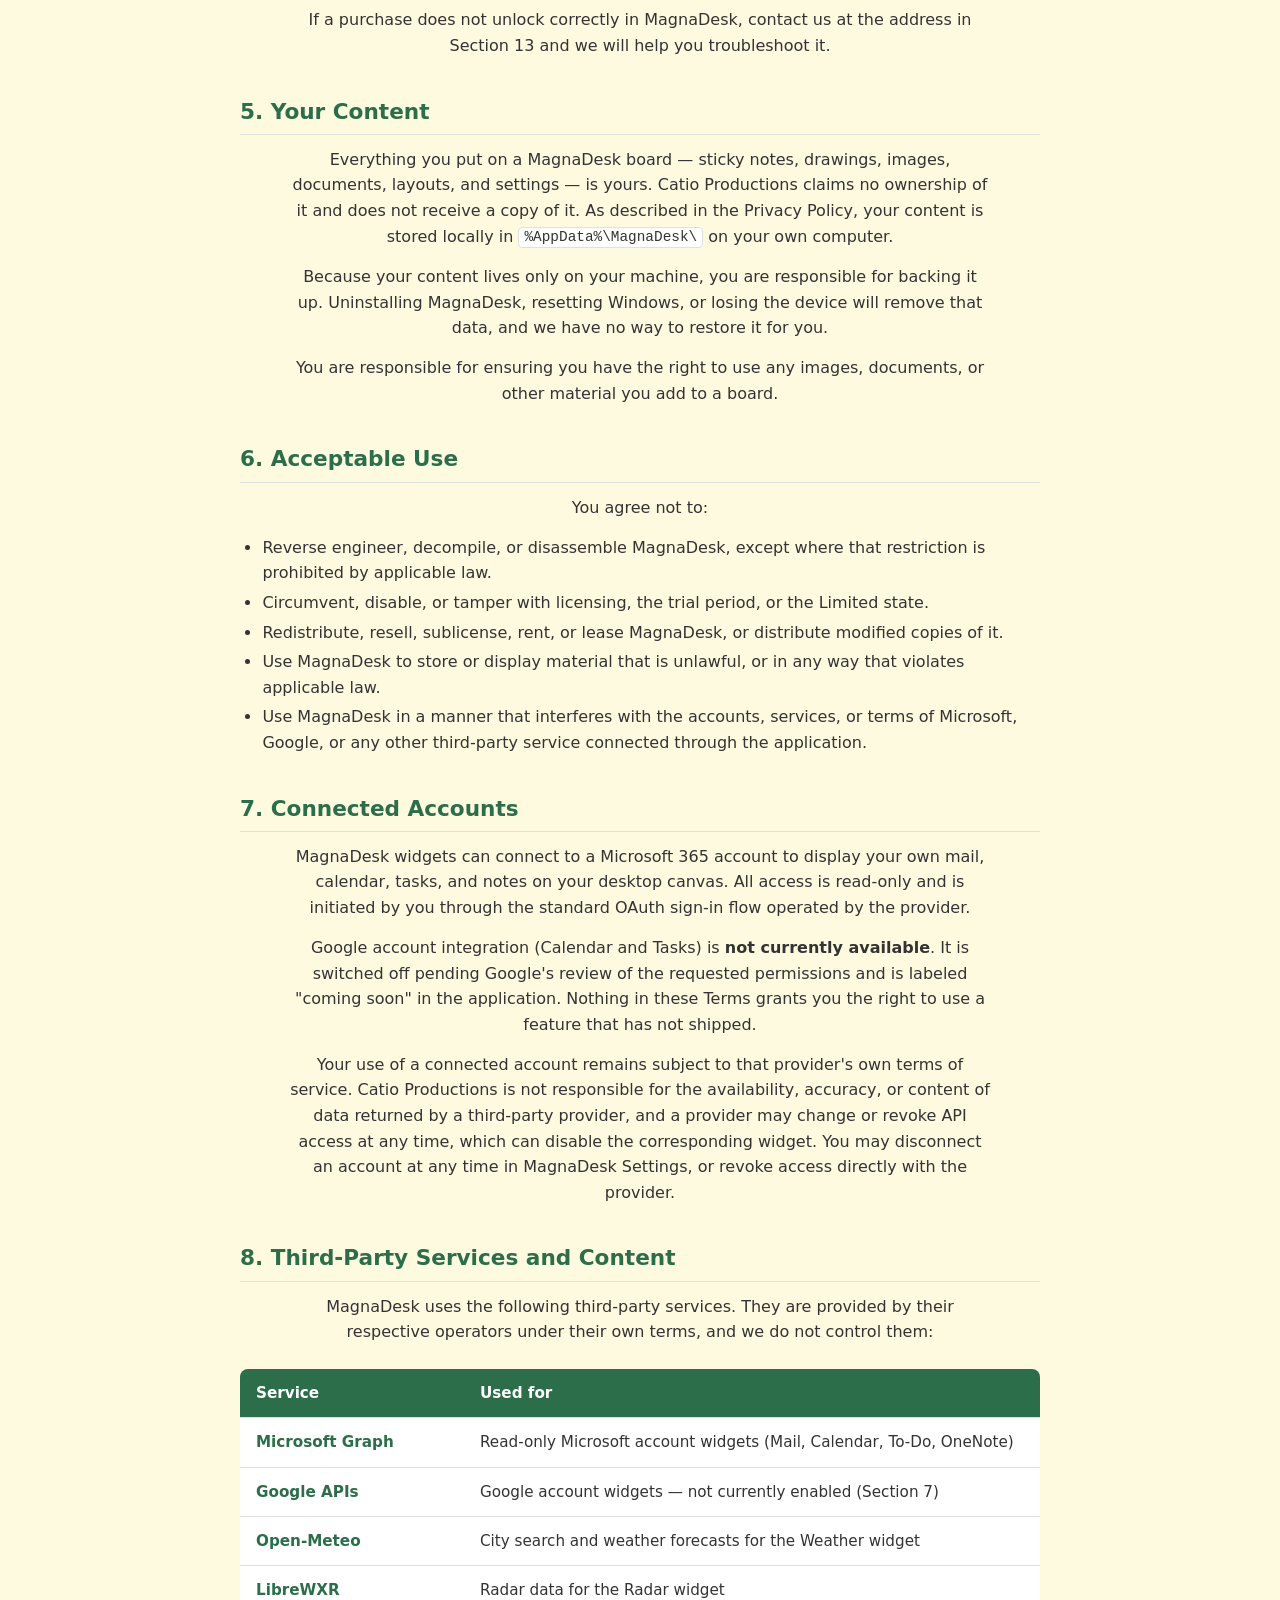
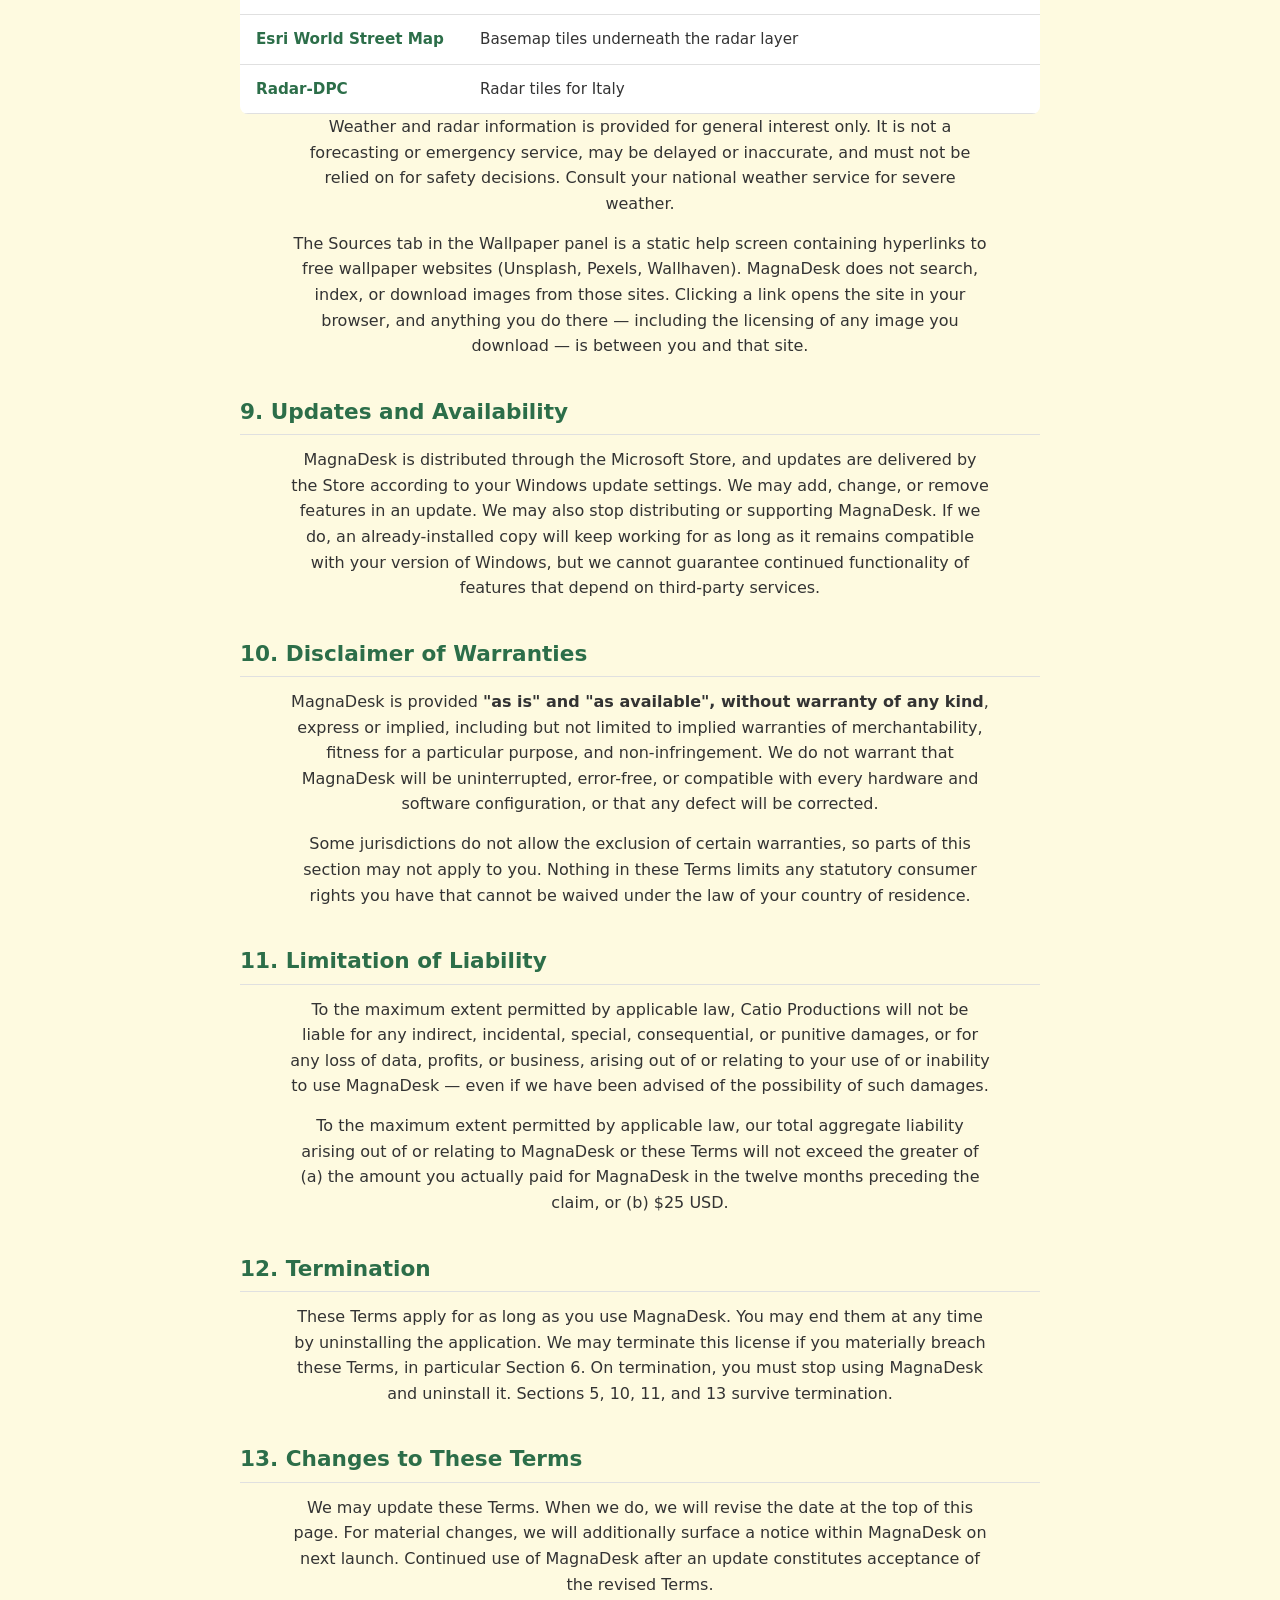
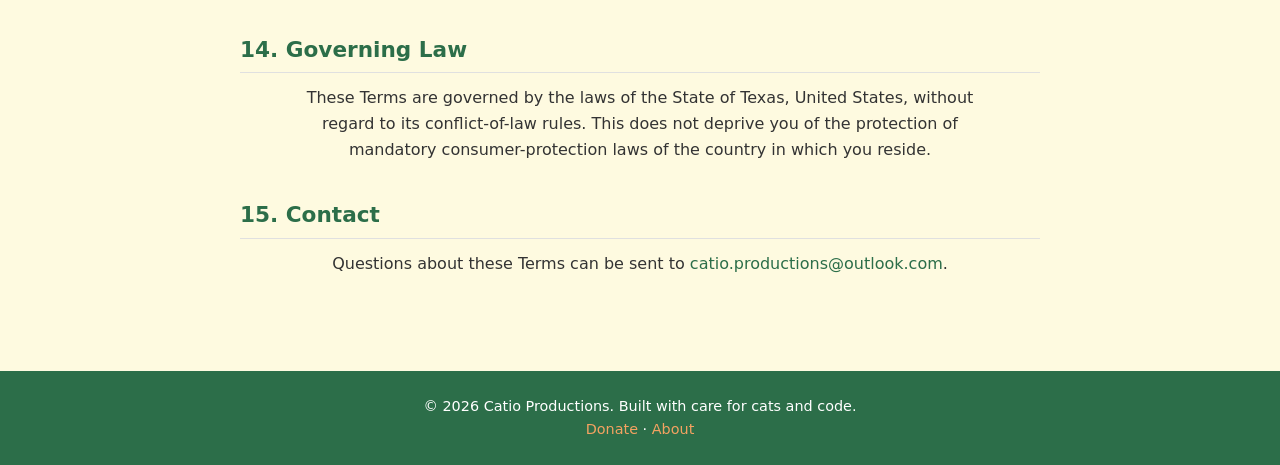
<file: terms/magnadesk.html>
<!DOCTYPE html>
<html lang="en">
<head>
  <meta charset="UTF-8">
  <meta name="viewport" content="width=device-width, initial-scale=1.0">
  <title>MagnaDesk Terms of Service — Catio Productions</title>
  <link rel="stylesheet" href="../css/style.css">
</head>
<body>

  <header class="site-header">
    <div class="container">
      <a href="/" class="logo">🐱 Catio Productions</a>
      <button class="nav-toggle" aria-label="Toggle navigation" onclick="document.querySelector('.site-nav').classList.toggle('open')">☰</button>
      <nav class="site-nav">
        <ul>
          <li><a href="/">Home</a></li>
          <li><a href="/apps/">Apps</a></li>
          <li><a href="/rescue/">Rescue</a></li>
          <li><a href="/about.html">About</a></li>
        </ul>
      </nav>
    </div>
  </header>

  <main>
    <section class="section">
      <div class="container legal">
        <h1>MagnaDesk Terms of Service</h1>
        <p class="legal-meta">Catio Productions &nbsp;|&nbsp; Last updated: July 26, 2026</p>

        <h2>1. Agreement</h2>
        <p>These Terms of Service ("Terms") govern your use of MagnaDesk, a desktop application for Windows published by Catio Productions ("we", "us", "our"). By installing or using MagnaDesk, you agree to these Terms. If you do not agree, do not install or use the application.</p>
        <p>These Terms incorporate the <a href="/privacy/magnadesk.html">MagnaDesk Privacy Policy</a> by reference. The Privacy Policy describes what data MagnaDesk handles and where it is stored.</p>

        <h2>2. License Grant</h2>
        <p>Subject to these Terms, we grant you a personal, non-exclusive, non-transferable, revocable license to install and use MagnaDesk on devices you own or control. You may use MagnaDesk for personal or commercial purposes.</p>
        <p>This is a license, not a sale. Catio Productions retains all right, title, and interest in MagnaDesk, including its code, design, name, and artwork.</p>

        <h2>3. Pricing, Trial, and the Limited State</h2>
        <p>MagnaDesk is free to download. Every feature is unlocked for the first 30 days after installation. After the trial period ends, MagnaDesk continues to run in a <strong>Limited state</strong> unless you purchase the one-time unlock through the Microsoft Store.</p>
        <p>The unlock costs <strong>$14.99 USD</strong>. It is a one-time purchase, not a subscription. There is no recurring charge and nothing to cancel. Prices are set in the Microsoft Store and may change; a change in price does not affect an unlock you have already purchased.</p>
        <p>In the Limited state, your existing boards and content remain accessible and MagnaDesk keeps working. The following are restricted until the unlock is purchased:</p>
        <ul>
          <li>Quick Paste</li>
          <li>Quick Note Edit</li>
          <li>The Radar widget</li>
          <li>The 11 widget color themes</li>
          <li>Independent per-monitor wallpaper folders (the "control each monitor separately" toggle)</li>
          <li>More than one connected account</li>
          <li>Creating new boards</li>
        </ul>
        <p>We may change which features are included in the Limited state in future versions. If a feature you have already paid to unlock is affected, we will not remove your access to it.</p>

        <h2>4. Purchases, Billing, and Refunds</h2>
        <div class="callout">
          <p>MagnaDesk is sold through the <strong>Microsoft Store</strong>. Catio Productions does not process payments, does not receive or store your payment details, and cannot issue refunds directly.</p>
          <p>All purchases, billing, payment methods, and refund requests are governed by the Microsoft Store Terms of Sale and Microsoft's refund policy. Refund requests must be made to Microsoft through your Microsoft account order history.</p>
        </div>
        <p>If a purchase does not unlock correctly in MagnaDesk, contact us at the address in Section 13 and we will help you troubleshoot it.</p>

        <h2>5. Your Content</h2>
        <p>Everything you put on a MagnaDesk board — sticky notes, drawings, images, documents, layouts, and settings — is yours. Catio Productions claims no ownership of it and does not receive a copy of it. As described in the Privacy Policy, your content is stored locally in <code>%AppData%\MagnaDesk\</code> on your own computer.</p>
        <p>Because your content lives only on your machine, you are responsible for backing it up. Uninstalling MagnaDesk, resetting Windows, or losing the device will remove that data, and we have no way to restore it for you.</p>
        <p>You are responsible for ensuring you have the right to use any images, documents, or other material you add to a board.</p>

        <h2>6. Acceptable Use</h2>
        <p>You agree not to:</p>
        <ul>
          <li>Reverse engineer, decompile, or disassemble MagnaDesk, except where that restriction is prohibited by applicable law.</li>
          <li>Circumvent, disable, or tamper with licensing, the trial period, or the Limited state.</li>
          <li>Redistribute, resell, sublicense, rent, or lease MagnaDesk, or distribute modified copies of it.</li>
          <li>Use MagnaDesk to store or display material that is unlawful, or in any way that violates applicable law.</li>
          <li>Use MagnaDesk in a manner that interferes with the accounts, services, or terms of Microsoft, Google, or any other third-party service connected through the application.</li>
        </ul>

        <h2>7. Connected Accounts</h2>
        <p>MagnaDesk widgets can connect to a Microsoft 365 account to display your own mail, calendar, tasks, and notes on your desktop canvas. All access is read-only and is initiated by you through the standard OAuth sign-in flow operated by the provider.</p>
        <p>Google account integration (Calendar and Tasks) is <strong>not currently available</strong>. It is switched off pending Google's review of the requested permissions and is labeled "coming soon" in the application. Nothing in these Terms grants you the right to use a feature that has not shipped.</p>
        <p>Your use of a connected account remains subject to that provider's own terms of service. Catio Productions is not responsible for the availability, accuracy, or content of data returned by a third-party provider, and a provider may change or revoke API access at any time, which can disable the corresponding widget. You may disconnect an account at any time in MagnaDesk Settings, or revoke access directly with the provider.</p>

        <h2>8. Third-Party Services and Content</h2>
        <p>MagnaDesk uses the following third-party services. They are provided by their respective operators under their own terms, and we do not control them:</p>
        <div class="comparison-table">
          <table>
            <thead>
              <tr><th>Service</th><th>Used for</th></tr>
            </thead>
            <tbody>
              <tr><td>Microsoft Graph</td><td>Read-only Microsoft account widgets (Mail, Calendar, To-Do, OneNote)</td></tr>
              <tr><td>Google APIs</td><td>Google account widgets — not currently enabled (Section 7)</td></tr>
              <tr><td>Open-Meteo</td><td>City search and weather forecasts for the Weather widget</td></tr>
              <tr><td>LibreWXR</td><td>Radar data for the Radar widget</td></tr>
              <tr><td>Esri World Street Map</td><td>Basemap tiles underneath the radar layer</td></tr>
              <tr><td>Radar-DPC</td><td>Radar tiles for Italy</td></tr>
            </tbody>
          </table>
        </div>
        <p>Weather and radar information is provided for general interest only. It is not a forecasting or emergency service, may be delayed or inaccurate, and must not be relied on for safety decisions. Consult your national weather service for severe weather.</p>
        <p>The Sources tab in the Wallpaper panel is a static help screen containing hyperlinks to free wallpaper websites (Unsplash, Pexels, Wallhaven). MagnaDesk does not search, index, or download images from those sites. Clicking a link opens the site in your browser, and anything you do there — including the licensing of any image you download — is between you and that site.</p>

        <h2>9. Updates and Availability</h2>
        <p>MagnaDesk is distributed through the Microsoft Store, and updates are delivered by the Store according to your Windows update settings. We may add, change, or remove features in an update. We may also stop distributing or supporting MagnaDesk. If we do, an already-installed copy will keep working for as long as it remains compatible with your version of Windows, but we cannot guarantee continued functionality of features that depend on third-party services.</p>

        <h2>10. Disclaimer of Warranties</h2>
        <p>MagnaDesk is provided <strong>"as is" and "as available", without warranty of any kind</strong>, express or implied, including but not limited to implied warranties of merchantability, fitness for a particular purpose, and non-infringement. We do not warrant that MagnaDesk will be uninterrupted, error-free, or compatible with every hardware and software configuration, or that any defect will be corrected.</p>
        <p>Some jurisdictions do not allow the exclusion of certain warranties, so parts of this section may not apply to you. Nothing in these Terms limits any statutory consumer rights you have that cannot be waived under the law of your country of residence.</p>

        <h2>11. Limitation of Liability</h2>
        <p>To the maximum extent permitted by applicable law, Catio Productions will not be liable for any indirect, incidental, special, consequential, or punitive damages, or for any loss of data, profits, or business, arising out of or relating to your use of or inability to use MagnaDesk — even if we have been advised of the possibility of such damages.</p>
        <p>To the maximum extent permitted by applicable law, our total aggregate liability arising out of or relating to MagnaDesk or these Terms will not exceed the greater of (a) the amount you actually paid for MagnaDesk in the twelve months preceding the claim, or (b) $25 USD.</p>

        <h2>12. Termination</h2>
        <p>These Terms apply for as long as you use MagnaDesk. You may end them at any time by uninstalling the application. We may terminate this license if you materially breach these Terms, in particular Section 6. On termination, you must stop using MagnaDesk and uninstall it. Sections 5, 10, 11, and 13 survive termination.</p>

        <h2>13. Changes to These Terms</h2>
        <p>We may update these Terms. When we do, we will revise the date at the top of this page. For material changes, we will additionally surface a notice within MagnaDesk on next launch. Continued use of MagnaDesk after an update constitutes acceptance of the revised Terms.</p>

        <h2>14. Governing Law</h2>
        <p>These Terms are governed by the laws of the State of Texas, United States, without regard to its conflict-of-law rules. This does not deprive you of the protection of mandatory consumer-protection laws of the country in which you reside.</p>

        <h2>15. Contact</h2>
        <p>Questions about these Terms can be sent to <a href="mailto:catio.productions@outlook.com">catio.productions@outlook.com</a>.</p>
      </div>
    </section>
  </main>

  <footer class="site-footer">
    <div class="container">
      <p>&copy; 2026 Catio Productions. Built with care for cats and code.</p>
      <p><a href="/rescue/donate.html">Donate</a> · <a href="/about.html">About</a></p>
    </div>
  </footer>

</body>
</html>
</file>
<file: css/style.css>
/* ===== Reset & Base ===== */
*,
*::before,
*::after {
  margin: 0;
  padding: 0;
  box-sizing: border-box;
}

:root {
  --color-primary: #2c6e49;
  --color-primary-light: #4c956c;
  --color-accent: #f4a261;
  --color-bg: #fefae0;
  --color-text: #333;
  --color-text-light: #555;
  --color-white: #fff;
  --max-width: 1100px;
}

html {
  font-size: 16px;
  scroll-behavior: smooth;
}

body {
  font-family: "Segoe UI", system-ui, -apple-system, sans-serif;
  color: var(--color-text);
  background: var(--color-bg);
  line-height: 1.6;
  display: flex;
  flex-direction: column;
  min-height: 100vh;
}

a {
  color: var(--color-primary);
  text-decoration: none;
}

a:hover {
  text-decoration: underline;
}

img {
  max-width: 100%;
  height: auto;
  display: block;
}

/* ===== Layout ===== */
.container {
  width: 90%;
  max-width: var(--max-width);
  margin: 0 auto;
}

main {
  flex: 1;
}

/* ===== Header / Nav ===== */
.site-header {
  background: var(--color-primary);
  color: var(--color-white);
  padding: 1rem 0;
  position: sticky;
  top: 0;
  z-index: 100;
}

.site-header .container {
  display: flex;
  justify-content: space-between;
  align-items: center;
  flex-wrap: wrap;
  gap: 0.5rem;
}

.site-header .logo {
  font-size: 1.4rem;
  font-weight: 700;
  color: var(--color-white);
}

.site-header .logo:hover {
  text-decoration: none;
}

.nav-toggle {
  display: none;
  background: none;
  border: 2px solid var(--color-white);
  color: var(--color-white);
  font-size: 1.4rem;
  padding: 0.2rem 0.6rem;
  cursor: pointer;
  border-radius: 4px;
}

.site-nav ul {
  list-style: none;
  display: flex;
  gap: 1.5rem;
}

.site-nav a {
  color: var(--color-white);
  font-weight: 500;
}

.site-nav a:hover {
  color: var(--color-accent);
  text-decoration: none;
}

/* ===== Hero ===== */
.hero {
  background: linear-gradient(135deg, var(--color-primary), var(--color-primary-light));
  color: var(--color-white);
  text-align: center;
  padding: 4rem 1rem;
}

.hero h1 {
  font-size: 2.5rem;
  margin-bottom: 0.75rem;
}

.hero p {
  font-size: 1.2rem;
  max-width: 600px;
  margin: 0 auto 1.5rem;
  opacity: 0.9;
}

.btn {
  display: inline-block;
  padding: 0.75rem 1.5rem;
  border-radius: 6px;
  font-weight: 600;
  transition: background 0.2s, transform 0.1s;
}

.btn:hover {
  text-decoration: none;
  transform: translateY(-1px);
}

.btn-primary {
  background: var(--color-accent);
  color: var(--color-text);
}

.btn-primary:hover {
  background: #e89540;
}

.btn-secondary {
  background: var(--color-white);
  color: var(--color-primary);
}

.btn-secondary:hover {
  background: #eee;
}

.hero-buttons {
  display: flex;
  gap: 1rem;
  justify-content: center;
  flex-wrap: wrap;
}

/* ===== Section ===== */
.section {
  padding: 3rem 0;
}

.section h2 {
  font-size: 1.8rem;
  margin-bottom: 1rem;
  color: var(--color-primary);
  text-align: center;
}

.section .container > p {
  max-width: 700px;
  margin-left: auto;
  margin-right: auto;
  text-align: center;
}

/* ===== Card Grid ===== */
.card-grid {
  display: grid;
  grid-template-columns: repeat(auto-fit, minmax(280px, 1fr));
  gap: 1.5rem;
  margin-top: 1.5rem;
}

.card {
  background: var(--color-white);
  border-radius: 10px;
  padding: 2rem;
  box-shadow: 0 2px 8px rgba(0, 0, 0, 0.08);
  transition: box-shadow 0.2s;
}

.card:hover {
  box-shadow: 0 4px 16px rgba(0, 0, 0, 0.12);
}

.card h3,
.fundraiser-featured h3 {
  margin-bottom: 0.5rem;
  color: var(--color-primary);
}

.card p,
.fundraiser-featured p {
  color: var(--color-text-light);
  margin-bottom: 1rem;
}

/* ===== Product Page ===== */
.product-header {
  padding: 2.5rem 0;
  background: var(--color-white);
  border-bottom: 2px solid #eee;
}

.product-header h1 {
  font-size: 2rem;
  color: var(--color-primary);
  margin-bottom: 0.5rem;
}

.product-content {
  display: grid;
  grid-template-columns: 1fr 1fr;
  gap: 2rem;
  align-items: start;
}

.product-screenshot {
  background: #ddd;
  border-radius: 8px;
  aspect-ratio: 16/10;
  display: flex;
  align-items: center;
  justify-content: center;
  color: #999;
  font-size: 1rem;
}

.feature-list {
  list-style: none;
  margin: 1rem 0;
}

.feature-list li {
  padding: 0.4rem 0;
  padding-left: 1.5rem;
  position: relative;
}

.feature-list li::before {
  content: "✓";
  position: absolute;
  left: 0;
  color: var(--color-primary);
  font-weight: 700;
}

/* ===== Coming Soon ===== */
.coming-soon {
  text-align: center;
  padding: 4rem 1rem;
}

.coming-soon h1 {
  color: var(--color-primary);
  font-size: 2rem;
  margin-bottom: 0.5rem;
}

.coming-soon .badge {
  display: inline-block;
  background: var(--color-accent);
  color: var(--color-text);
  padding: 0.3rem 1rem;
  border-radius: 20px;
  font-weight: 600;
  font-size: 0.85rem;
  margin-bottom: 1rem;
}

/* ===== Rescue / Donate ===== */
.donate-options {
  display: grid;
  grid-template-columns: repeat(auto-fit, minmax(250px, 1fr));
  gap: 1.5rem;
  margin-top: 1.5rem;
}

.donate-card {
  background: var(--color-white);
  border-radius: 10px;
  padding: 2rem;
  text-align: center;
  box-shadow: 0 2px 8px rgba(0, 0, 0, 0.08);
}

.donate-card h3 {
  color: var(--color-primary);
  margin-bottom: 0.5rem;
}

.donate-card p {
  color: var(--color-text-light);
  margin-bottom: 1rem;
}

/* ===== Grid Diagram ===== */
.grid-diagram {
  display: grid;
  grid-template-columns: repeat(3, 60px);
  gap: 4px;
  margin: 1.5rem 0;
  justify-content: center;
}

.grid-diagram .grid-cell {
  background: #c0c0c0;
  border: 2px solid #999;
  border-radius: 4px;
  width: 60px;
  height: 44px;
  display: flex;
  align-items: center;
  justify-content: center;
  font-weight: 600;
  font-size: 0.95rem;
  color: #666;
}

.grid-diagram .grid-cell.active {
  background: var(--color-primary-light);
  border-color: var(--color-white);
  color: var(--color-white);
  font-weight: 700;
  box-shadow: 0 0 8px rgba(44, 110, 73, 0.4);
}

/* ===== FAQ ===== */
.faq-list {
  margin-top: 1rem;
}

.faq-item {
  border-bottom: 1px solid #e0e0e0;
  padding: 1rem 0;
}

.faq-item summary {
  font-weight: 600;
  color: var(--color-primary);
  cursor: pointer;
  padding: 0.25rem 0;
  list-style: none;
}

.faq-item summary::-webkit-details-marker {
  display: none;
}

.faq-item summary::before {
  content: "+ ";
  font-weight: 700;
  margin-right: 0.5rem;
}

.faq-item[open] summary::before {
  content: "- ";
}

.faq-item p {
  margin-top: 0.5rem;
  color: var(--color-text-light);
  padding-left: 1.25rem;
}

/* ===== Video ===== */
.video-container {
  margin-top: 2rem;
  border-radius: 8px;
  overflow: hidden;
}

.video-container video {
  width: 100%;
  display: block;
  border-radius: 8px;
}

.video-container iframe {
  width: 100%;
  aspect-ratio: 16/9;
  display: block;
  border: 0;
  border-radius: 8px;
}

.video-placeholder {
  background: #ddd;
  border-radius: 8px;
  aspect-ratio: 16/9;
  display: flex;
  align-items: center;
  justify-content: center;
  color: #999;
  font-size: 1rem;
}

/* ===== Pricing ===== */
.pricing-grid {
  display: grid;
  grid-template-columns: repeat(auto-fit, minmax(200px, 1fr));
  gap: 1.5rem;
  margin: 1.5rem auto;
  max-width: 750px;
}

.pricing-card {
  background: var(--color-white);
  border: 2px solid #e0e0e0;
  border-radius: 10px;
  padding: 2rem 1.5rem;
  text-align: center;
}

.pricing-card.featured {
  border-color: var(--color-primary);
  box-shadow: 0 4px 16px rgba(44, 110, 73, 0.15);
}

.pricing-card h3 {
  color: var(--color-primary);
  margin-bottom: 0.5rem;
}

.pricing-price {
  font-size: 2.2rem;
  font-weight: 700;
  color: var(--color-text);
  margin-bottom: 0.5rem;
}

.pricing-card p {
  color: var(--color-text-light);
  margin-bottom: 1.5rem;
}

.pricing-note {
  margin-top: 1rem;
  color: var(--color-text-light);
  font-size: 0.9rem;
}

/* ===== Comparison Table ===== */
.comparison-table {
  margin-top: 1.5rem;
  overflow-x: auto;
}

.comparison-table table {
  width: 100%;
  border-collapse: collapse;
  background: var(--color-bg);
  border-radius: 8px;
  overflow: hidden;
}

.comparison-table th,
.comparison-table td {
  padding: 0.75rem 1rem;
  text-align: left;
  border-bottom: 1px solid #e0e0e0;
}

.comparison-table thead th {
  background: var(--color-primary);
  color: var(--color-white);
  font-weight: 600;
}

.comparison-table tbody td:first-child {
  font-weight: 600;
  color: var(--color-primary);
}

/* ===== Shortcut Table ===== */
.shortcut-table {
  margin-top: 1.5rem;
  overflow-x: auto;
}

.shortcut-table table {
  width: 100%;
  max-width: 600px;
  border-collapse: collapse;
  background: var(--color-bg);
  border-radius: 8px;
  overflow: hidden;
}

.shortcut-table th,
.shortcut-table td {
  padding: 0.6rem 1rem;
  text-align: left;
  border-bottom: 1px solid #e0e0e0;
}

.shortcut-table thead th {
  background: var(--color-primary);
  color: var(--color-white);
  font-weight: 600;
}

.shortcut-table td:first-child {
  font-weight: 600;
  font-family: "Consolas", "Courier New", monospace;
  color: var(--color-primary);
  white-space: nowrap;
}

/* ===== About ===== */
.about-content {
  display: grid;
  grid-template-columns: 1fr 2fr;
  gap: 2rem;
  align-items: start;
}

.about-photo {
  background: #ddd;
  border-radius: 10px;
  aspect-ratio: 1;
  display: flex;
  align-items: center;
  justify-content: center;
  color: #999;
}

/* ===== Footer ===== */
.site-footer {
  background: var(--color-primary);
  color: var(--color-white);
  text-align: center;
  padding: 1.5rem 0;
  margin-top: 2rem;
  font-size: 0.9rem;
}

.site-footer a {
  color: var(--color-accent);
}

/* ===== Responsive ===== */
@media (max-width: 768px) {
  .nav-toggle {
    display: block;
  }

  .site-nav ul {
    display: none;
    flex-direction: column;
    width: 100%;
    gap: 0.5rem;
    padding-top: 0.5rem;
  }

  .site-nav.open ul {
    display: flex;
  }

  .hero h1 {
    font-size: 1.8rem;
  }

  .product-content {
    grid-template-columns: 1fr;
  }

  .about-content {
    grid-template-columns: 1fr;
  }
}

/* ===== Legal / Policy Pages ===== */
.legal {
  max-width: 800px;
}

.legal h1 {
  font-size: 2rem;
  color: var(--color-primary);
  margin-bottom: 0.25rem;
}

.legal h2 {
  font-size: 1.35rem;
  color: var(--color-primary);
  text-align: left;
  margin-top: 2.25rem;
  margin-bottom: 0.75rem;
  padding-bottom: 0.3rem;
  border-bottom: 1px solid #e0e0e0;
}

.legal h3 {
  font-size: 1.1rem;
  color: var(--color-primary);
  margin-top: 1.5rem;
  margin-bottom: 0.5rem;
}

.legal p {
  margin: 0 0 0.9rem;
  max-width: none;
  text-align: left;
}

.legal .legal-meta {
  color: var(--color-text-light);
  margin-bottom: 1.5rem;
}

.legal ul {
  padding-left: 1.4rem;
  margin-bottom: 0.9rem;
}

.legal li {
  margin: 0.25rem 0;
}

.legal code {
  background: var(--color-white);
  border: 1px solid #e0e0e0;
  padding: 0.1em 0.35em;
  border-radius: 4px;
  font-family: "Consolas", "Courier New", monospace;
  font-size: 0.9em;
  word-break: break-all;
}

.legal .comparison-table table {
  background: var(--color-white);
  font-size: 0.95rem;
}

.legal .comparison-table td {
  vertical-align: top;
}

.legal .callout {
  background: var(--color-white);
  border-left: 3px solid var(--color-primary);
  padding: 1rem 1.25rem 0.25rem;
  margin: 1rem 0 1.5rem;
  border-radius: 0 8px 8px 0;
}

/* Affiliate / partner cards (rescue page) */
.affiliate-card {
  display: flex;
  flex-direction: column;
}

.affiliate-photo {
  background: #ddd;
  border-radius: 8px;
  aspect-ratio: 16 / 10;
  display: flex;
  align-items: center;
  justify-content: center;
  color: #999;
  margin-bottom: 1rem;
}

.affiliate-links {
  margin-top: auto;
  font-weight: 600;
}

/* Third-party fundraisers (rescue page) */
.fundraiser-featured {
  display: grid;
  grid-template-columns: 240px 1fr;
  gap: 1.5rem;
  align-items: start;
  background: var(--color-white);
  border-left: 4px solid var(--color-primary);
  border-radius: 10px;
  padding: 2rem;
  box-shadow: 0 2px 8px rgba(0, 0, 0, 0.08);
  margin-top: 1.5rem;
}

.fundraiser-featured .affiliate-photo {
  margin-bottom: 0;
}

.fundraiser-badge {
  display: inline-block;
  background: var(--color-primary);
  color: #fff;
  font-size: 0.75rem;
  font-weight: 700;
  letter-spacing: 0.05em;
  text-transform: uppercase;
  padding: 0.2rem 0.6rem;
  border-radius: 999px;
  margin-bottom: 0.5rem;
}

.fundraiser-tally {
  font-weight: 600;
}

.fundraiser-tally strong {
  color: var(--color-primary);
  font-size: 1.15rem;
}

.fundraiser-tally span {
  font-weight: 400;
  font-size: 0.85rem;
  color: var(--color-text-light);
}

@media (max-width: 768px) {
  .fundraiser-featured {
    grid-template-columns: 1fr;
  }

  .fundraiser-featured .affiliate-photo {
    margin-bottom: 1rem;
  }
}
</file>
